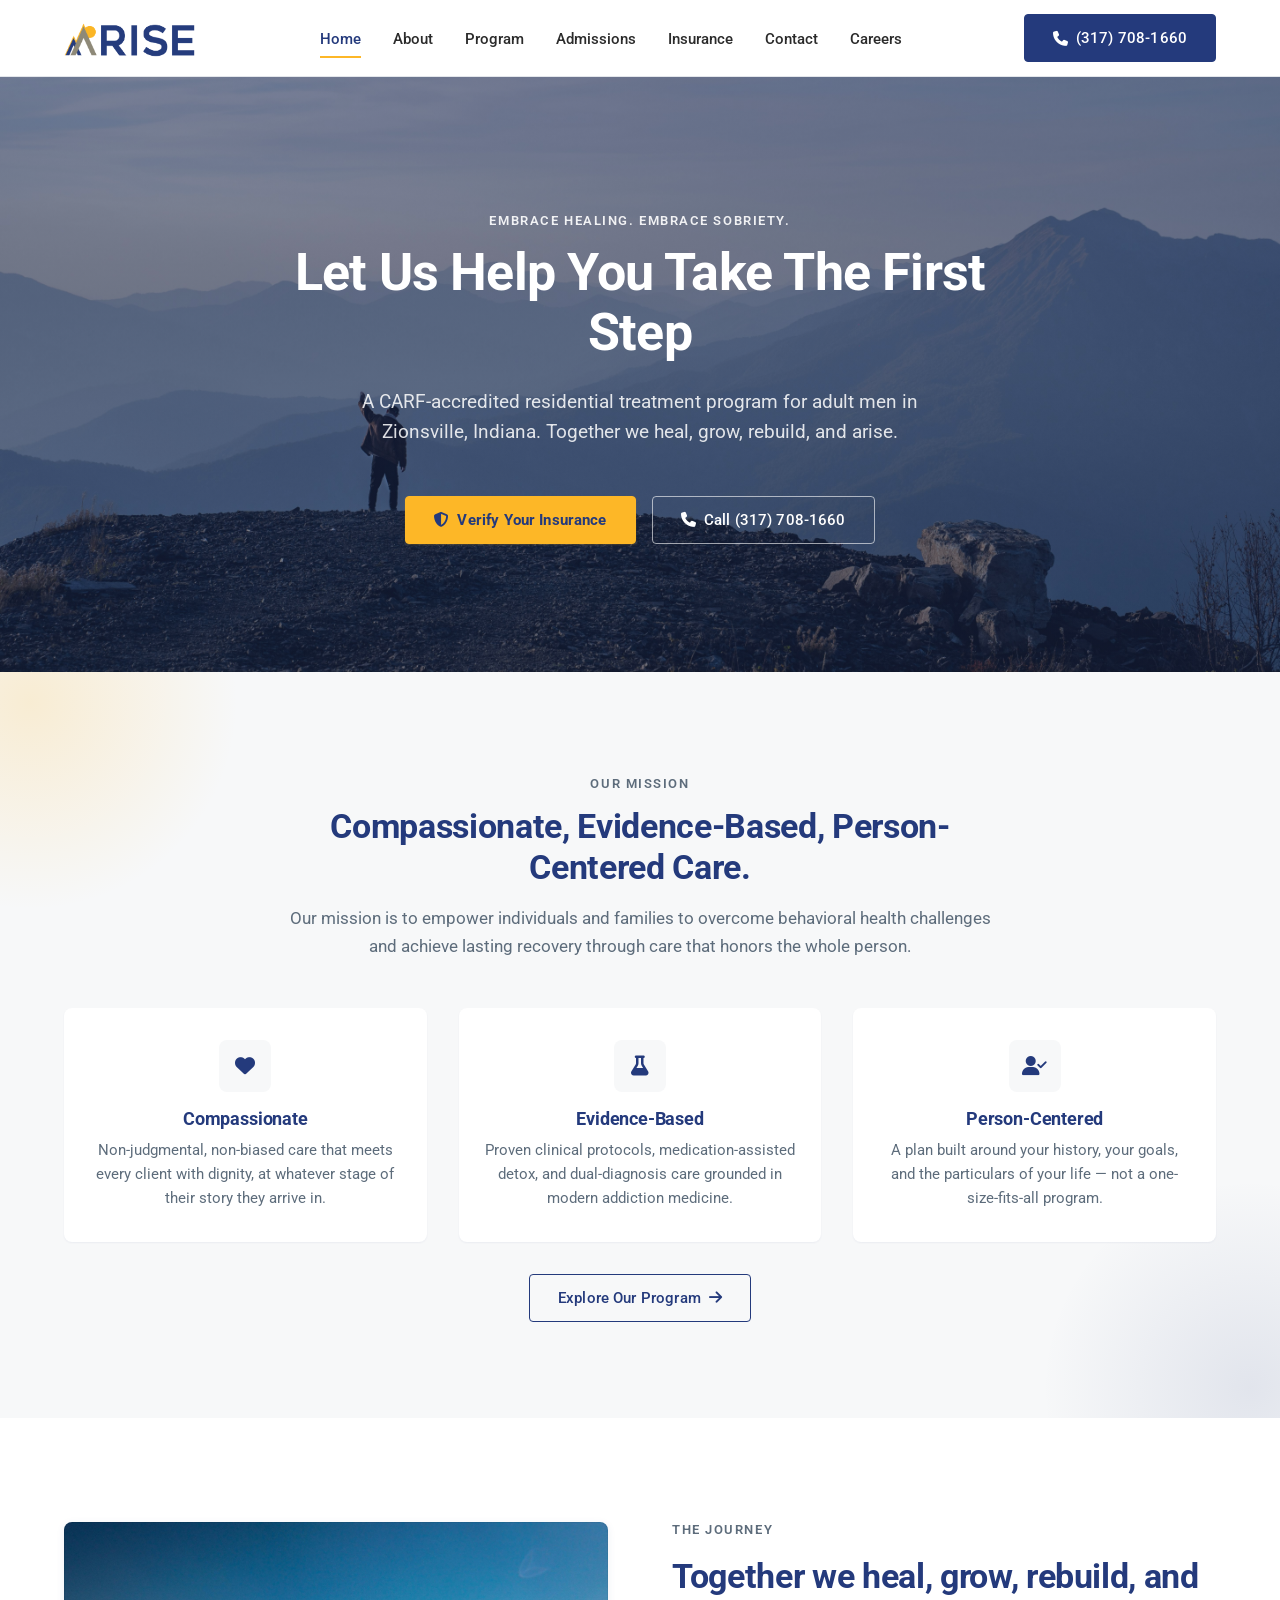
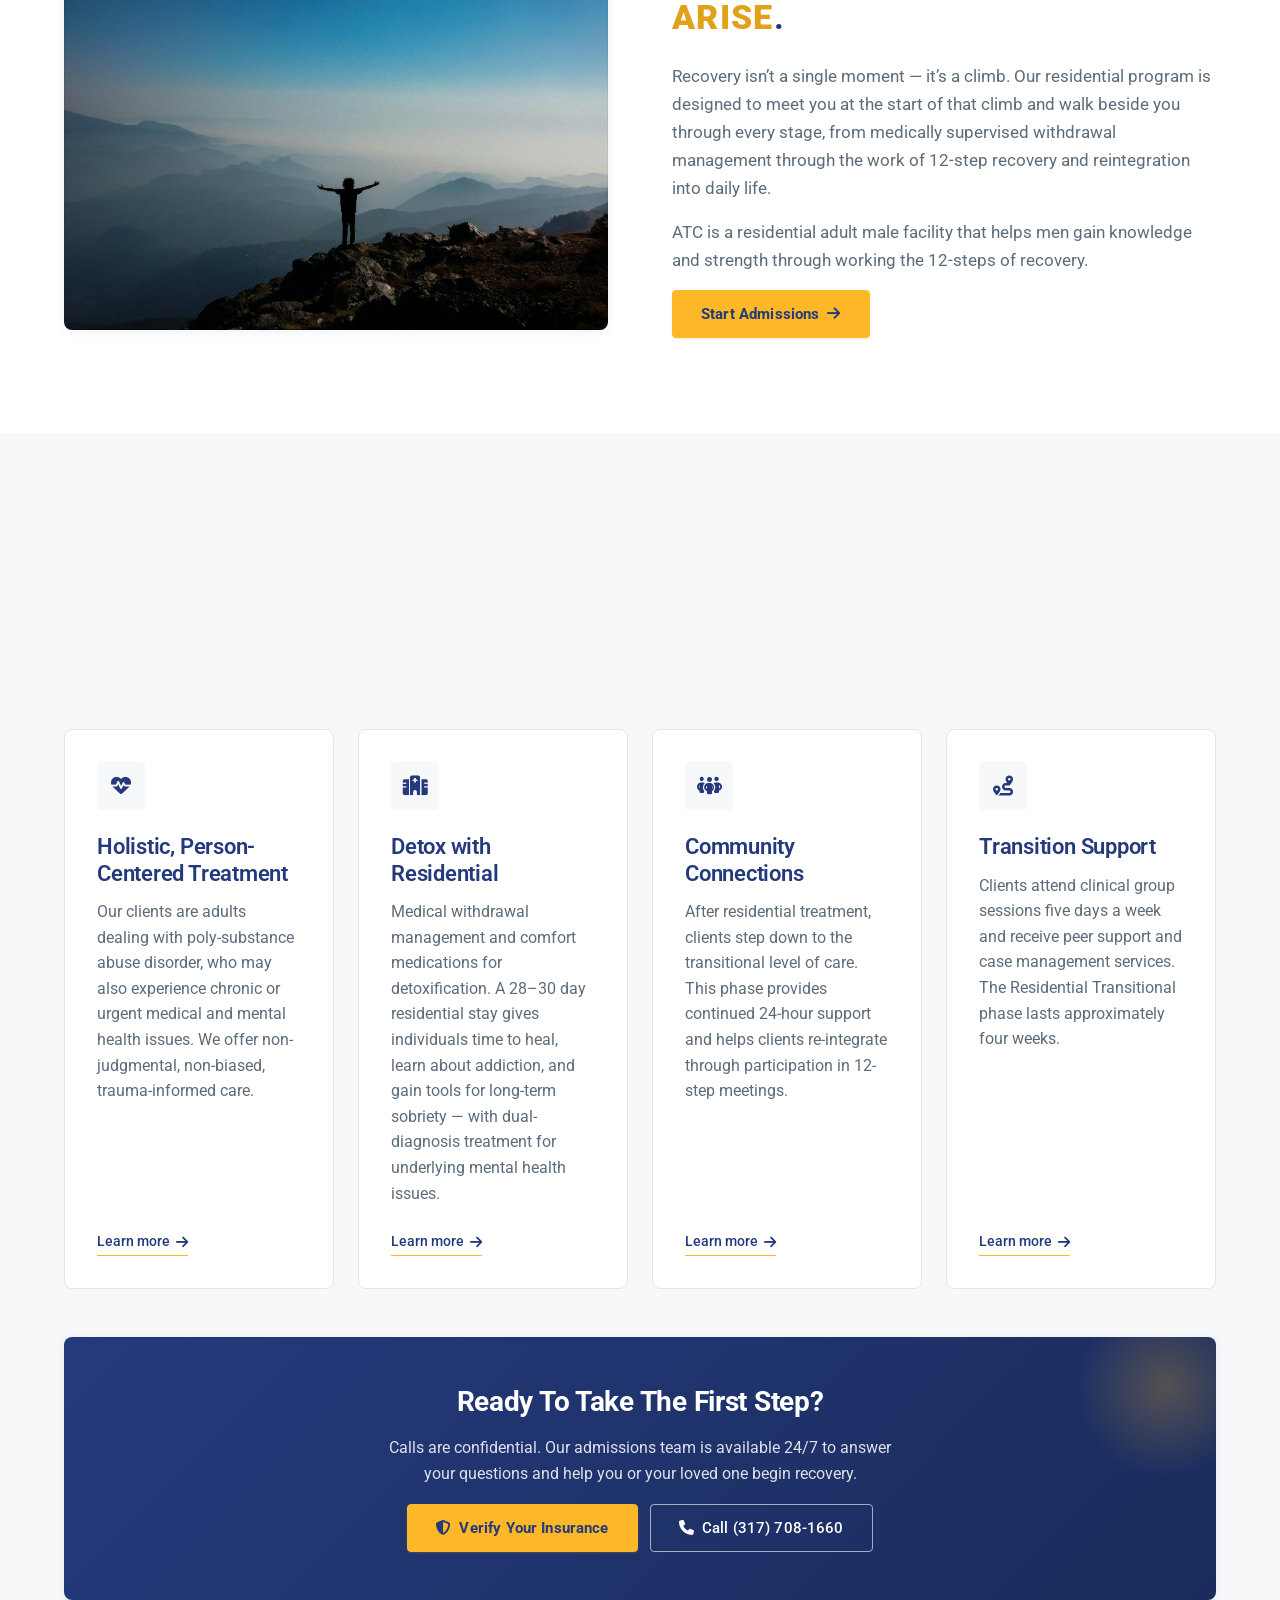
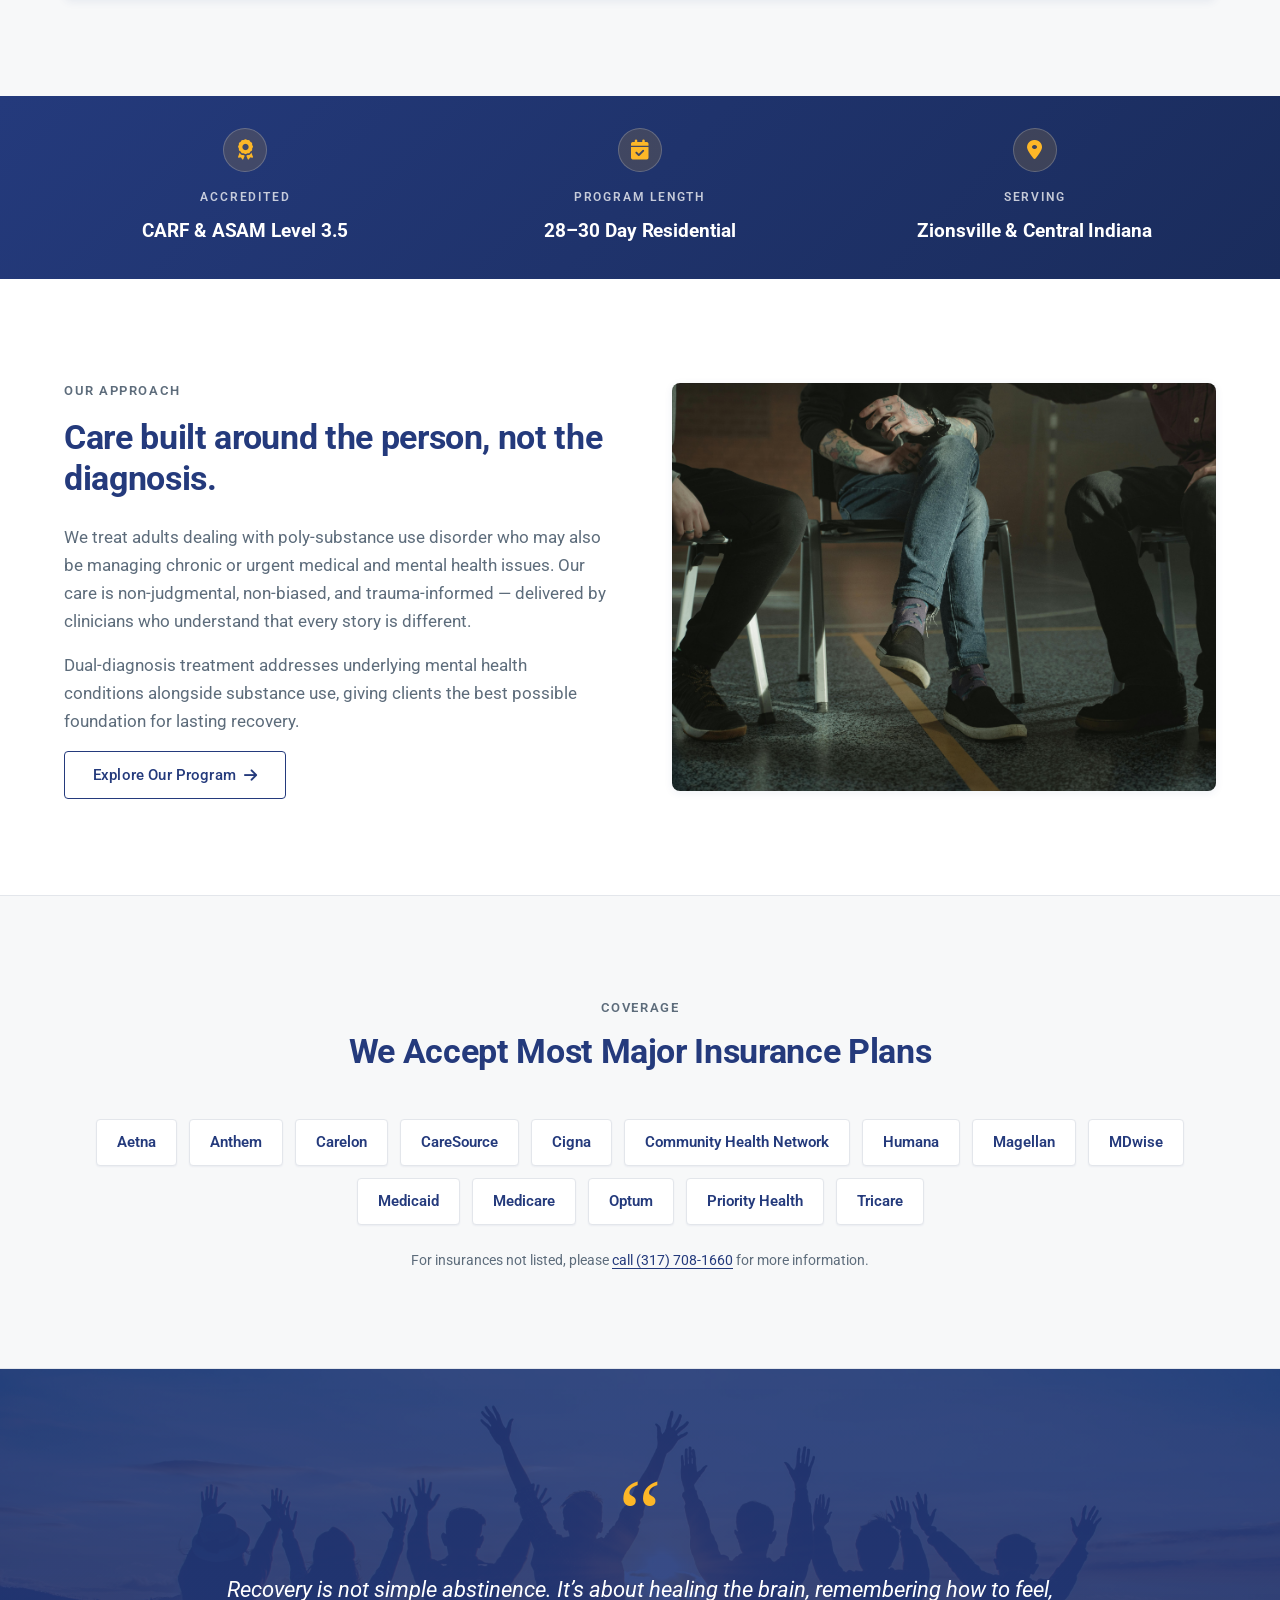
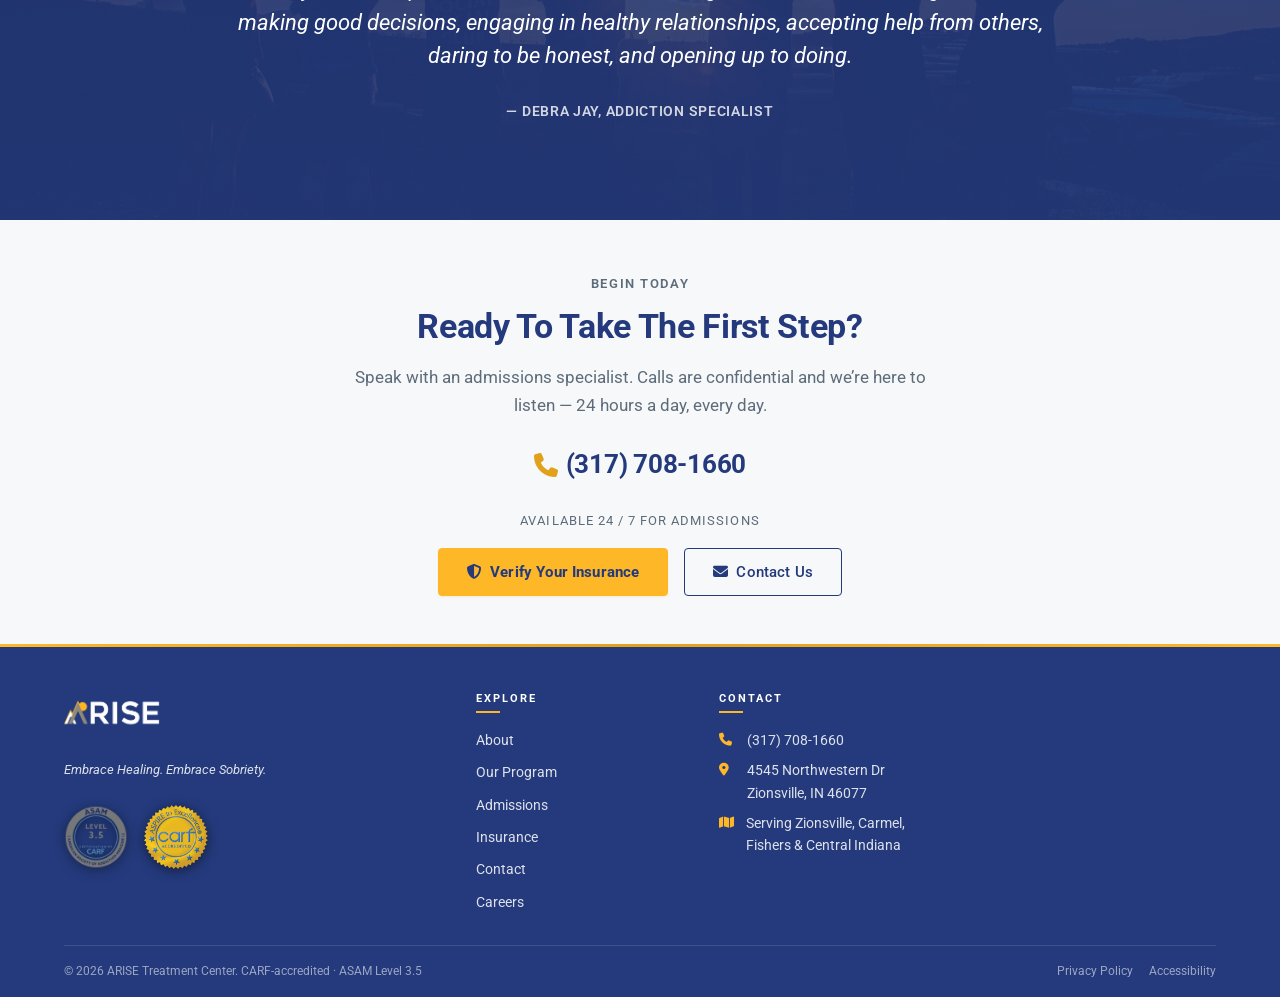
<file: index.html>
<!doctype html>
<html lang="en">
<head>
  <meta charset="utf-8">
  <meta name="viewport" content="width=device-width, initial-scale=1">
  <title>ARISE Treatment Center | Residential Addiction Treatment in Zionsville, IN</title>
  <meta name="description" content="ARISE Treatment Center is a CARF-accredited residential addiction treatment facility for adult men in Zionsville, Indiana. Compassionate, evidence-based care to help you take the first step.">
  <meta name="theme-color" content="#243a7c">

  <!-- TODO: Replace with real favicon when brand assets are final -->
  <link rel="icon" href="data:,">

  <!-- Open Graph / social sharing -->
  <meta property="og:title" content="ARISE Treatment Center">
  <meta property="og:description" content="Residential addiction treatment for adult men in Zionsville, Indiana. Let us help you take the first step.">
  <meta property="og:type" content="website">
  <meta property="og:url" content="https://arisetreatmentcenter.org/">

  <!-- Fonts -->
  <link rel="preconnect" href="https://fonts.googleapis.com">
  <link rel="preconnect" href="https://fonts.gstatic.com" crossorigin>
  <link rel="stylesheet" href="https://fonts.googleapis.com/css2?family=Roboto:wght@400;500;700;900&display=swap">

  <!-- Icons -->
  <link rel="stylesheet" href="https://cdnjs.cloudflare.com/ajax/libs/font-awesome/6.5.1/css/all.min.css" crossorigin="anonymous" referrerpolicy="no-referrer">

  <!-- Styles -->
  <link rel="stylesheet" href="assets/css/styles.css">
</head>
<body>
  <a class="skip-link" href="#main">Skip to main content</a>

  <!-- ============== HEADER ============== -->
  <header class="site-header" role="banner">
    <div class="container site-header__inner">
      <a class="site-header__logo" href="index.html" aria-label="ARISE Treatment Center home">
        <img src="assets/images/logo/FULL_WORD.png" alt="ARISE Treatment Center">
      </a>

      <nav class="site-nav" aria-label="Primary">
        <ul>
          <li><a href="index.html" aria-current="page">Home</a></li>
          <li><a href="about.html">About</a></li>
          <li><a href="program.html">Program</a></li>
          <li><a href="admissions.html">Admissions</a></li>
          <li><a href="insurance.html">Insurance</a></li>
          <li><a href="contact.html">Contact</a></li>
          <li><a href="careers.html">Careers</a></li>
        </ul>
      </nav>

      <a class="btn btn-secondary site-header__cta" href="tel:+13177081660">
        <i class="fa-solid fa-phone" aria-hidden="true"></i>
        (317) 708-1660
      </a>

      <button class="nav-toggle" type="button" aria-expanded="false" aria-controls="mobile-nav" aria-label="Toggle navigation menu">
        <span></span>
        <span></span>
        <span></span>
      </button>
    </div>

    <div class="mobile-nav" id="mobile-nav" aria-hidden="true">
      <ul>
        <li><a href="index.html" aria-current="page">Home</a></li>
        <li><a href="about.html">About</a></li>
        <li><a href="program.html">Program</a></li>
        <li><a href="admissions.html">Admissions</a></li>
        <li><a href="insurance.html">Insurance</a></li>
        <li><a href="contact.html">Contact</a></li>
        <li><a href="careers.html">Careers</a></li>
      </ul>
      <a class="btn btn-secondary mobile-nav__cta" href="tel:+13177081660">
        <i class="fa-solid fa-phone" aria-hidden="true"></i>
        Call (317) 708-1660
      </a>
    </div>
  </header>

  <main id="main">
    <!-- ============== HERO ============== -->
    <section class="hero" aria-labelledby="hero-heading">
      <div class="container hero__inner">
        <p class="eyebrow">Embrace Healing. Embrace Sobriety.</p>
        <h1 id="hero-heading" class="hero__display">Let Us Help You Take The First Step</h1>
        <p class="hero__lede">
          A CARF-accredited residential treatment program for adult men in Zionsville, Indiana.
          Together we heal, grow, rebuild, and arise.
        </p>
        <div class="hero__actions">
          <a class="btn btn-primary" href="https://forms.office.com/r/EzYd8VYrSp" target="_blank" rel="noopener noreferrer">
            <i class="fa-solid fa-shield-halved" aria-hidden="true"></i>
            Verify Your Insurance
          </a>
          <a class="btn btn-outline" href="tel:+13177081660">
            <i class="fa-solid fa-phone" aria-hidden="true"></i>
            Call (317) 708-1660
          </a>
        </div>
      </div>
    </section>

    <!-- ============== MISSION ============== -->
    <section class="section section--off-white mission" aria-labelledby="mission-heading">
      <div class="container">
        <div class="section-heading">
          <span class="eyebrow">Our Mission</span>
          <h2 id="mission-heading">Compassionate, Evidence-Based, Person-Centered Care.</h2>
          <p>
            Our mission is to empower individuals and families to overcome behavioral health
            challenges and achieve lasting recovery through care that honors the whole person.
          </p>
        </div>

        <div class="pillars">
          <div class="pillar">
            <span class="pillar__icon" aria-hidden="true"><i class="fa-solid fa-heart"></i></span>
            <h3 class="pillar__title">Compassionate</h3>
            <p class="pillar__body">Non-judgmental, non-biased care that meets every client with dignity, at whatever stage of their story they arrive in.</p>
          </div>
          <div class="pillar">
            <span class="pillar__icon" aria-hidden="true"><i class="fa-solid fa-flask"></i></span>
            <h3 class="pillar__title">Evidence-Based</h3>
            <p class="pillar__body">Proven clinical protocols, medication-assisted detox, and dual-diagnosis care grounded in modern addiction medicine.</p>
          </div>
          <div class="pillar">
            <span class="pillar__icon" aria-hidden="true"><i class="fa-solid fa-user-check"></i></span>
            <h3 class="pillar__title">Person-Centered</h3>
            <p class="pillar__body">A plan built around your history, your goals, and the particulars of your life &mdash; not a one-size-fits-all program.</p>
          </div>
        </div>

        <div class="text-center" style="margin-top: var(--space-6);">
          <a class="btn btn-outline" href="program.html">
            Explore Our Program
            <i class="fa-solid fa-arrow-right" aria-hidden="true"></i>
          </a>
        </div>
      </div>
    </section>

    <!-- ============== IMAGE + TEXT SPLIT 1 ============== -->
    <section class="section section--white" aria-labelledby="journey-heading">
      <div class="container">
        <div class="split">
          <div class="split__media">
            <img src="assets/images/photos/pexels-sehmullah-18015265.jpg" alt="Person standing on a mountain summit with arms spread wide, overlooking misty blue ranges.">
          </div>
          <div class="split__body">
            <span class="eyebrow">The Journey</span>
            <h2 id="journey-heading">Together we heal, grow, rebuild, and <span class="brand-arise">ARISE</span>.</h2>
            <p>
              Recovery isn&rsquo;t a single moment &mdash; it&rsquo;s a climb. Our residential
              program is designed to meet you at the start of that climb and walk beside you
              through every stage, from medically supervised withdrawal management through
              the work of 12-step recovery and reintegration into daily life.
            </p>
            <p>
              ATC is a residential adult male facility that helps men gain knowledge and
              strength through working the 12-steps of recovery.
            </p>
            <a class="btn btn-primary" href="admissions.html">
              Start Admissions
              <i class="fa-solid fa-arrow-right" aria-hidden="true"></i>
            </a>
          </div>
        </div>
      </div>
    </section>

    <!-- ============== SERVICES ============== -->
    <section class="section section--off-white" aria-labelledby="services-heading">
      <div class="container">
        <div class="section-heading">
          <span class="eyebrow">How We Can Help</span>
          <h2 id="services-heading">A full continuum of care.</h2>
          <p>From medically supervised detox through transitional community living — we walk with you through every stage of recovery.</p>
        </div>

        <div class="service-grid">
          <article class="card">
            <span class="card__icon" aria-hidden="true"><i class="fa-solid fa-heart-pulse"></i></span>
            <h3 class="card__title">Holistic, Person-Centered Treatment</h3>
            <p class="card__body">
              Our clients are adults dealing with poly-substance abuse disorder, who may also experience
              chronic or urgent medical and mental health issues. We offer non-judgmental, non-biased,
              trauma-informed care.
            </p>
            <a class="card__link" href="program.html">Learn more <i class="fa-solid fa-arrow-right" aria-hidden="true"></i></a>
          </article>

          <article class="card">
            <span class="card__icon" aria-hidden="true"><i class="fa-solid fa-hospital"></i></span>
            <h3 class="card__title">Detox with Residential</h3>
            <p class="card__body">
              Medical withdrawal management and comfort medications for detoxification. A 28–30 day
              residential stay gives individuals time to heal, learn about addiction, and gain tools
              for long-term sobriety — with dual-diagnosis treatment for underlying mental health issues.
            </p>
            <a class="card__link" href="program.html">Learn more <i class="fa-solid fa-arrow-right" aria-hidden="true"></i></a>
          </article>

          <article class="card">
            <span class="card__icon" aria-hidden="true"><i class="fa-solid fa-people-group"></i></span>
            <h3 class="card__title">Community Connections</h3>
            <p class="card__body">
              After residential treatment, clients step down to the transitional level of care. This phase
              provides continued 24-hour support and helps clients re-integrate through participation in
              12-step meetings.
            </p>
            <a class="card__link" href="program.html">Learn more <i class="fa-solid fa-arrow-right" aria-hidden="true"></i></a>
          </article>

          <article class="card">
            <span class="card__icon" aria-hidden="true"><i class="fa-solid fa-route"></i></span>
            <h3 class="card__title">Transition Support</h3>
            <p class="card__body">
              Clients attend clinical group sessions five days a week and receive peer support and case
              management services. The Residential Transitional phase lasts approximately four weeks.
            </p>
            <a class="card__link" href="program.html">Learn more <i class="fa-solid fa-arrow-right" aria-hidden="true"></i></a>
          </article>
        </div>

        <div class="cta-inline" role="region" aria-label="Next step call to action">
          <h3>Ready To Take The First Step?</h3>
          <p>Calls are confidential. Our admissions team is available 24/7 to answer your questions and help you or your loved one begin recovery.</p>
          <div class="cta-inline__actions">
            <a class="btn btn-primary" href="https://forms.office.com/r/EzYd8VYrSp" target="_blank" rel="noopener noreferrer">
              <i class="fa-solid fa-shield-halved" aria-hidden="true"></i>
              Verify Your Insurance
            </a>
            <a class="btn btn-outline" href="tel:+13177081660">
              <i class="fa-solid fa-phone" aria-hidden="true"></i>
              Call (317) 708-1660
            </a>
          </div>
        </div>
      </div>
    </section>

    <!-- ============== TRUST BAND ============== -->
    <section class="trust-band" aria-label="Credentials and service area">
      <div class="container">
        <div class="trust-band__inner">
          <div class="trust-item">
            <span class="trust-item__icon" aria-hidden="true"><i class="fa-solid fa-award"></i></span>
            <span class="trust-item__label">Accredited</span>
            <span class="trust-item__value">CARF &amp; ASAM Level 3.5</span>
          </div>
          <div class="trust-item">
            <span class="trust-item__icon" aria-hidden="true"><i class="fa-solid fa-calendar-check"></i></span>
            <span class="trust-item__label">Program Length</span>
            <span class="trust-item__value">28&ndash;30 Day Residential</span>
          </div>
          <div class="trust-item">
            <span class="trust-item__icon" aria-hidden="true"><i class="fa-solid fa-location-dot"></i></span>
            <span class="trust-item__label">Serving</span>
            <span class="trust-item__value">Zionsville &amp; Central Indiana</span>
          </div>
        </div>
      </div>
    </section>

    <!-- ============== IMAGE + TEXT SPLIT 2 ============== -->
    <section class="section section--white" aria-labelledby="care-heading">
      <div class="container">
        <div class="split split--reverse">
          <div class="split__media">
            <img src="assets/images/photos/pexels-tima-miroshnichenko-5711161.jpg" alt="Men sitting in a group therapy session.">
          </div>
          <div class="split__body">
            <span class="eyebrow">Our Approach</span>
            <h2 id="care-heading">Care built around the person, not the diagnosis.</h2>
            <p>
              We treat adults dealing with poly-substance use disorder who may also be
              managing chronic or urgent medical and mental health issues. Our care is
              non-judgmental, non-biased, and trauma-informed &mdash; delivered by clinicians
              who understand that every story is different.
            </p>
            <p>
              Dual-diagnosis treatment addresses underlying mental health conditions
              alongside substance use, giving clients the best possible foundation for
              lasting recovery.
            </p>
            <a class="btn btn-outline" href="program.html">
              Explore Our Program
              <i class="fa-solid fa-arrow-right" aria-hidden="true"></i>
            </a>
          </div>
        </div>
      </div>
    </section>

    <!-- ============== INSURANCE STRIP ============== -->
    <section class="insurance section" aria-labelledby="insurance-heading">
      <div class="container">
        <div class="section-heading">
          <span class="eyebrow">Coverage</span>
          <h2 id="insurance-heading">We Accept Most Major Insurance Plans</h2>
        </div>
        <ul class="insurance__list" aria-label="Insurances accepted">
          <li>Aetna</li>
          <li>Anthem</li>
          <li>Carelon</li>
          <li>CareSource</li>
          <li>Cigna</li>
          <li>Community Health Network</li>
          <li>Humana</li>
          <li>Magellan</li>
          <li>MDwise</li>
          <li>Medicaid</li>
          <li>Medicare</li>
          <li>Optum</li>
          <li>Priority Health</li>
          <li>Tricare</li>
        </ul>
        <p class="insurance__note">For insurances not listed, please <a href="tel:+13177081660">call (317) 708-1660</a> for more information.</p>
      </div>
    </section>

    <!-- ============== TESTIMONIAL ============== -->
    <section class="testimonial" aria-label="Featured quote">
      <div class="container">
        <blockquote>
          <q>Recovery is not simple abstinence. It&rsquo;s about healing the brain, remembering how to feel, making good decisions, engaging in healthy relationships, accepting help from others, daring to be honest, and opening up to doing.</q>
          <cite>&mdash; Debra Jay, Addiction Specialist</cite>
        </blockquote>
      </div>
    </section>

    <!-- ============== FINAL CTA (ABOVE FOOTER) ============== -->
    <section class="cta-band section" aria-labelledby="final-cta-heading">
      <div class="container">
        <span class="eyebrow">Begin Today</span>
        <h2 id="final-cta-heading">Ready To Take The First Step?</h2>
        <p>Speak with an admissions specialist. Calls are confidential and we&rsquo;re here to listen &mdash; 24 hours a day, every day.</p>

        <a class="cta-band__phone" href="tel:+13177081660" aria-label="Call ARISE Treatment Center at 317-708-1660">
          <i class="fa-solid fa-phone" aria-hidden="true"></i>
          (317) 708-1660
        </a>
        <span class="cta-band__available">Available 24 / 7 for admissions</span>

        <div class="cta-band__actions">
          <a class="btn btn-primary" href="https://forms.office.com/r/EzYd8VYrSp" target="_blank" rel="noopener noreferrer">
            <i class="fa-solid fa-shield-halved" aria-hidden="true"></i>
            Verify Your Insurance
          </a>
          <a class="btn btn-outline" href="contact.html">
            <i class="fa-solid fa-envelope" aria-hidden="true"></i>
            Contact Us
          </a>
        </div>
      </div>
    </section>
  </main>

  <!-- ============== FOOTER ============== -->
    <footer class="site-footer" role="contentinfo">
    <div class="container">
      <div class="site-footer__grid">
        <div>
          <a class="site-footer__brand" href="index.html"><img src="assets/images/logo/FULL_WORD_w.png" alt="ARISE Treatment Center"></a>
          <p class="site-footer__tagline">Embrace Healing. Embrace Sobriety.</p>
          <div class="site-footer__seals">
            <img src="assets/images/asam-level-35.png" alt="ASAM Level 3.5 Certification by CARF">
            <img src="assets/images/carf-accredited.png" alt="CARF Accredited">
          </div>
        </div>

        <div>
          <h3>Explore</h3>
          <ul>
            <li><a href="about.html">About</a></li>
            <li><a href="program.html">Our Program</a></li>
            <li><a href="admissions.html">Admissions</a></li>
            <li><a href="insurance.html">Insurance</a></li>
            <li><a href="contact.html">Contact</a></li>
            <li><a href="careers.html">Careers</a></li>
          </ul>
        </div>

        <div>
          <h3>Contact</h3>
          <div class="site-footer__contact">
            <div class="site-footer__contact-line">
              <i class="fa-solid fa-phone" aria-hidden="true"></i>
              <a href="tel:+13177081660">(317) 708-1660</a>
            </div>
            <div class="site-footer__contact-line">
              <i class="fa-solid fa-location-dot" aria-hidden="true"></i>
              <span>4545 Northwestern Dr<br>Zionsville, IN 46077</span>
            </div>
            <div class="site-footer__contact-line">
              <i class="fa-solid fa-map" aria-hidden="true"></i>
              <span>Serving Zionsville, Carmel, Fishers &amp; Central Indiana</span>
            </div>
          </div>
        </div>
      </div>

      <div class="site-footer__bottom">
        <span>&copy; 2026 ARISE Treatment Center. CARF-accredited &middot; ASAM Level 3.5</span>
        <div class="site-footer__bottom-links">
          <a href="privacy.html">Privacy Policy</a>
          <a href="accessibility.html">Accessibility</a>
        </div>
      </div>
    </div>
  </footer>

  <a class="sticky-call" href="tel:+13177081660" aria-label="Call ARISE Treatment Center at (317) 708-1660">
    <i class="fa-solid fa-phone" aria-hidden="true"></i>
    <span>Call Now</span>
  </a>

  <script src="assets/js/main.js" defer></script>
</body>
</html>
</file>
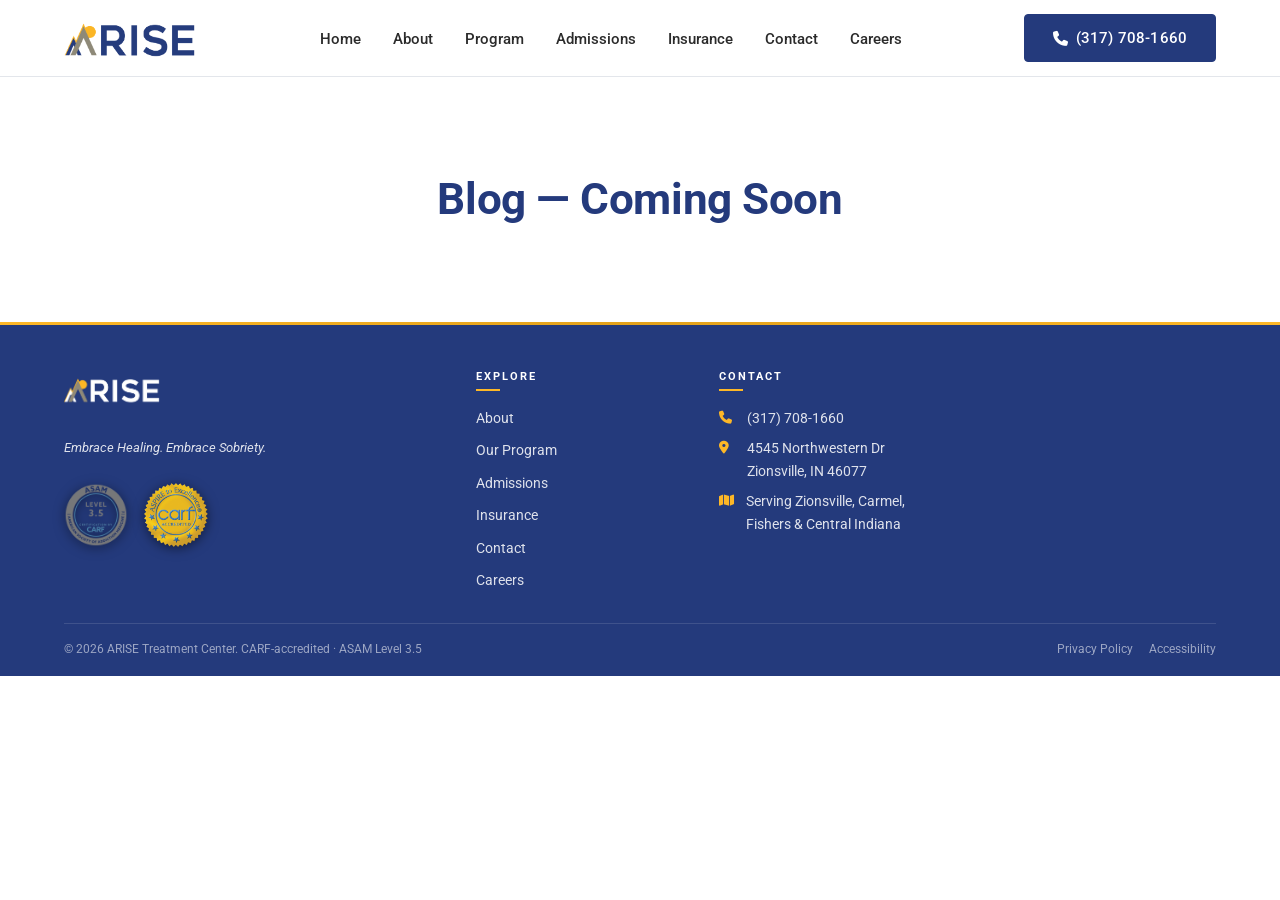
<file: blog/index.html>
<!doctype html>
<html lang="en">
<head>
  <meta charset="utf-8">
  <meta name="viewport" content="width=device-width, initial-scale=1">
  <title>Blog | ARISE Treatment Center</title>
  <meta name="description" content="Stories, resources, and insights from the ARISE Treatment Center team.">
  <meta name="theme-color" content="#243a7c">
  <link rel="icon" href="data:,">
  <link rel="preconnect" href="https://fonts.googleapis.com">
  <link rel="preconnect" href="https://fonts.gstatic.com" crossorigin>
  <link rel="stylesheet" href="https://fonts.googleapis.com/css2?family=Roboto:wght@400;500;700;900&display=swap">
  <link rel="stylesheet" href="https://cdnjs.cloudflare.com/ajax/libs/font-awesome/6.5.1/css/all.min.css" crossorigin="anonymous" referrerpolicy="no-referrer">
  <link rel="stylesheet" href="../assets/css/styles.css">
</head>
<body>
  <a class="skip-link" href="#main">Skip to main content</a>

  <header class="site-header" role="banner">
    <div class="container site-header__inner">
      <a class="site-header__logo" href="../index.html" aria-label="ARISE Treatment Center home">
        <img src="../assets/images/logo/FULL_WORD.png" alt="ARISE Treatment Center">
      </a>
      <nav class="site-nav" aria-label="Primary">
        <ul>
          <li><a href="../index.html">Home</a></li>
          <li><a href="../about.html">About</a></li>
          <li><a href="../program.html">Program</a></li>
          <li><a href="../admissions.html">Admissions</a></li>
          <li><a href="../insurance.html">Insurance</a></li>
          <li><a href="../contact.html">Contact</a></li>
          <li><a href="../careers.html">Careers</a></li>
        </ul>
      </nav>
      <a class="btn btn-secondary site-header__cta" href="tel:+13177081660">
        <i class="fa-solid fa-phone" aria-hidden="true"></i>
        (317) 708-1660
      </a>
      <button class="nav-toggle" type="button" aria-expanded="false" aria-controls="mobile-nav" aria-label="Toggle navigation menu">
        <span></span><span></span><span></span>
      </button>
    </div>
    <div class="mobile-nav" id="mobile-nav" aria-hidden="true">
      <ul>
        <li><a href="../index.html">Home</a></li>
        <li><a href="../about.html">About</a></li>
        <li><a href="../program.html">Program</a></li>
        <li><a href="../admissions.html">Admissions</a></li>
        <li><a href="../insurance.html">Insurance</a></li>
        <li><a href="../contact.html">Contact</a></li>
        <li><a href="../careers.html">Careers</a></li>
      </ul>
      <a class="btn btn-secondary mobile-nav__cta" href="tel:+13177081660">
        <i class="fa-solid fa-phone" aria-hidden="true"></i>
        Call (317) 708-1660
      </a>
    </div>
  </header>

  <main id="main" class="section">
    <div class="container text-center">
      <h1>Blog &mdash; Coming Soon</h1>
    </div>
  </main>

    <footer class="site-footer" role="contentinfo">
    <div class="container">
      <div class="site-footer__grid">
        <div>
          <a class="site-footer__brand" href="../index.html"><img src="../assets/images/logo/FULL_WORD_w.png" alt="ARISE Treatment Center"></a>
          <p class="site-footer__tagline">Embrace Healing. Embrace Sobriety.</p>
          <div class="site-footer__seals">
            <img src="../assets/images/asam-level-35.png" alt="ASAM Level 3.5 Certification by CARF">
            <img src="../assets/images/carf-accredited.png" alt="CARF Accredited">
          </div>
        </div>

        <div>
          <h3>Explore</h3>
          <ul>
            <li><a href="../about.html">About</a></li>
            <li><a href="../program.html">Our Program</a></li>
            <li><a href="../admissions.html">Admissions</a></li>
            <li><a href="../insurance.html">Insurance</a></li>
            <li><a href="../contact.html">Contact</a></li>
            <li><a href="../careers.html">Careers</a></li>
          </ul>
        </div>

        <div>
          <h3>Contact</h3>
          <div class="site-footer__contact">
            <div class="site-footer__contact-line">
              <i class="fa-solid fa-phone" aria-hidden="true"></i>
              <a href="tel:+13177081660">(317) 708-1660</a>
            </div>
            <div class="site-footer__contact-line">
              <i class="fa-solid fa-location-dot" aria-hidden="true"></i>
              <span>4545 Northwestern Dr<br>Zionsville, IN 46077</span>
            </div>
            <div class="site-footer__contact-line">
              <i class="fa-solid fa-map" aria-hidden="true"></i>
              <span>Serving Zionsville, Carmel, Fishers &amp; Central Indiana</span>
            </div>
          </div>
        </div>
      </div>

      <div class="site-footer__bottom">
        <span>&copy; 2026 ARISE Treatment Center. CARF-accredited &middot; ASAM Level 3.5</span>
        <div class="site-footer__bottom-links">
          <a href="../privacy.html">Privacy Policy</a>
          <a href="../accessibility.html">Accessibility</a>
        </div>
      </div>
    </div>
  </footer>

  <a class="sticky-call" href="tel:+13177081660" aria-label="Call ARISE Treatment Center at (317) 708-1660">
    <i class="fa-solid fa-phone" aria-hidden="true"></i>
    <span>Call Now</span>
  </a>

  <script src="../assets/js/main.js" defer></script>
</body>
</html>
</file>
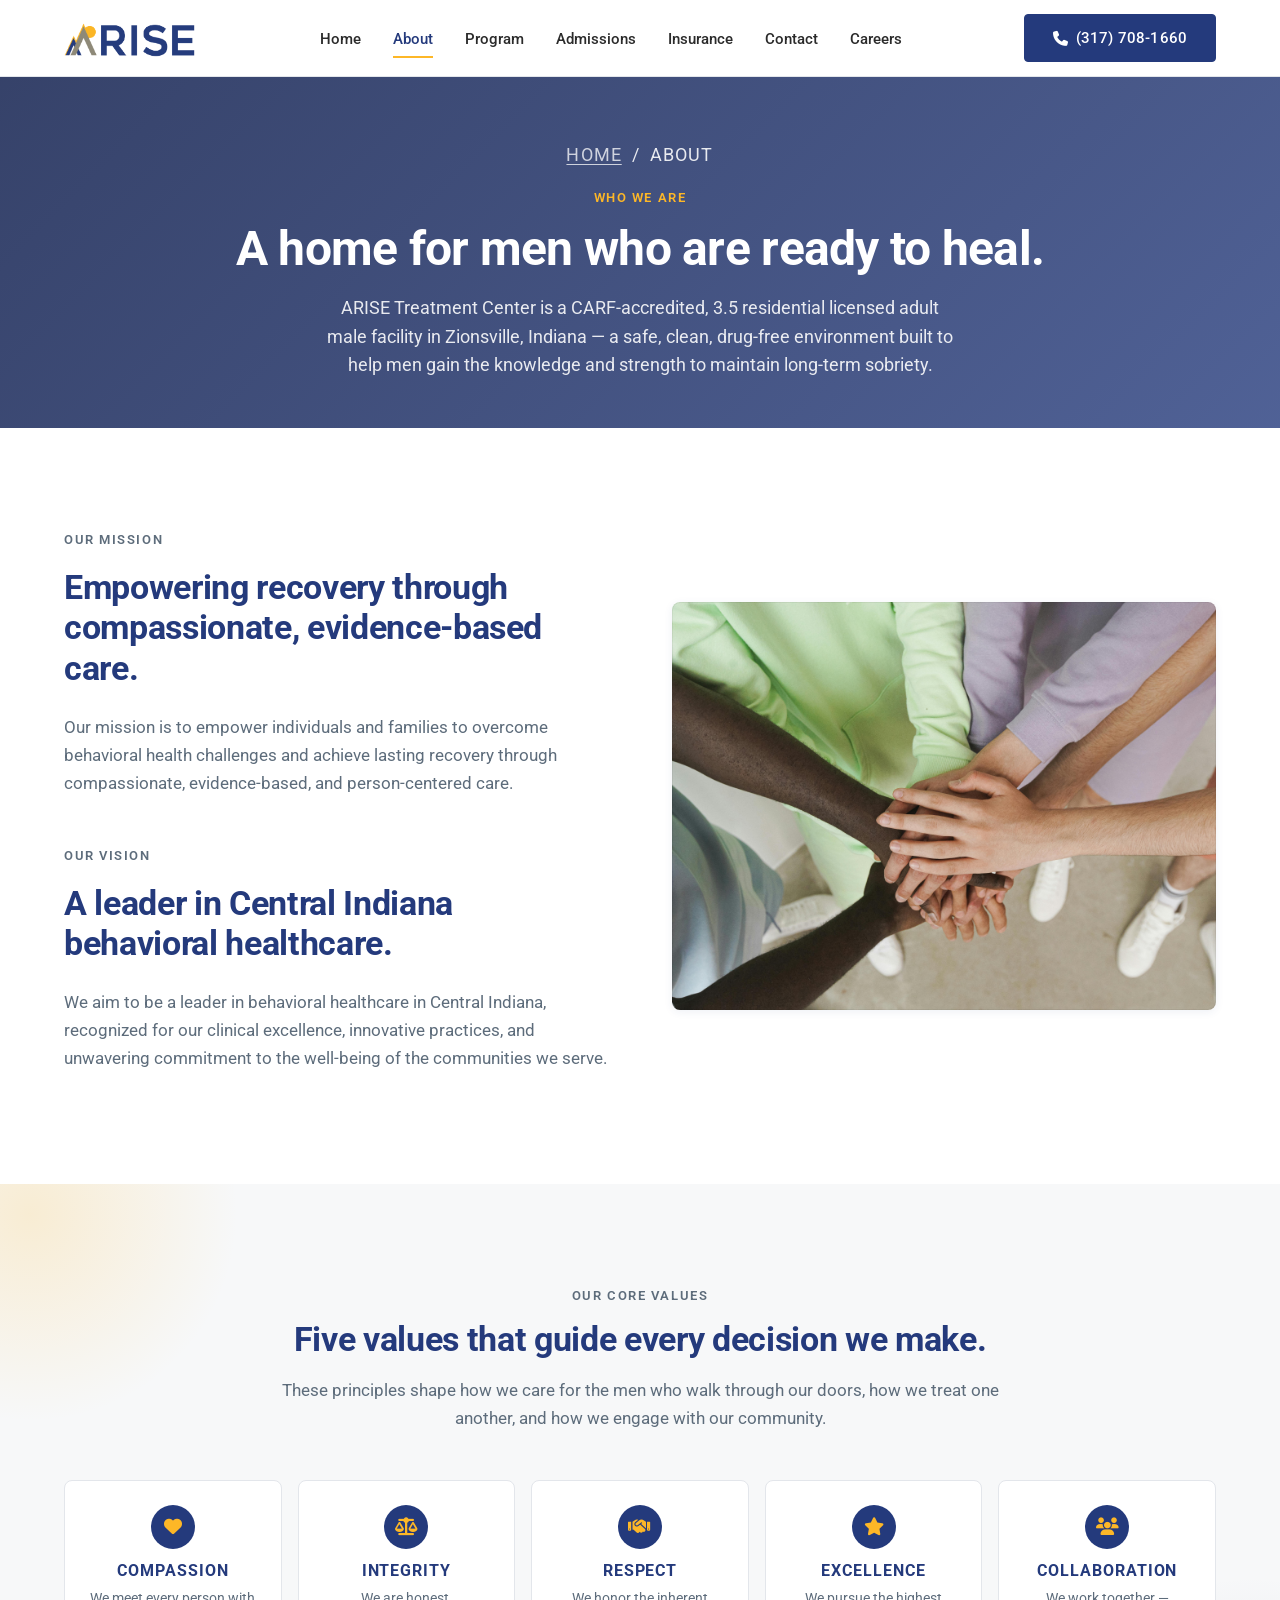
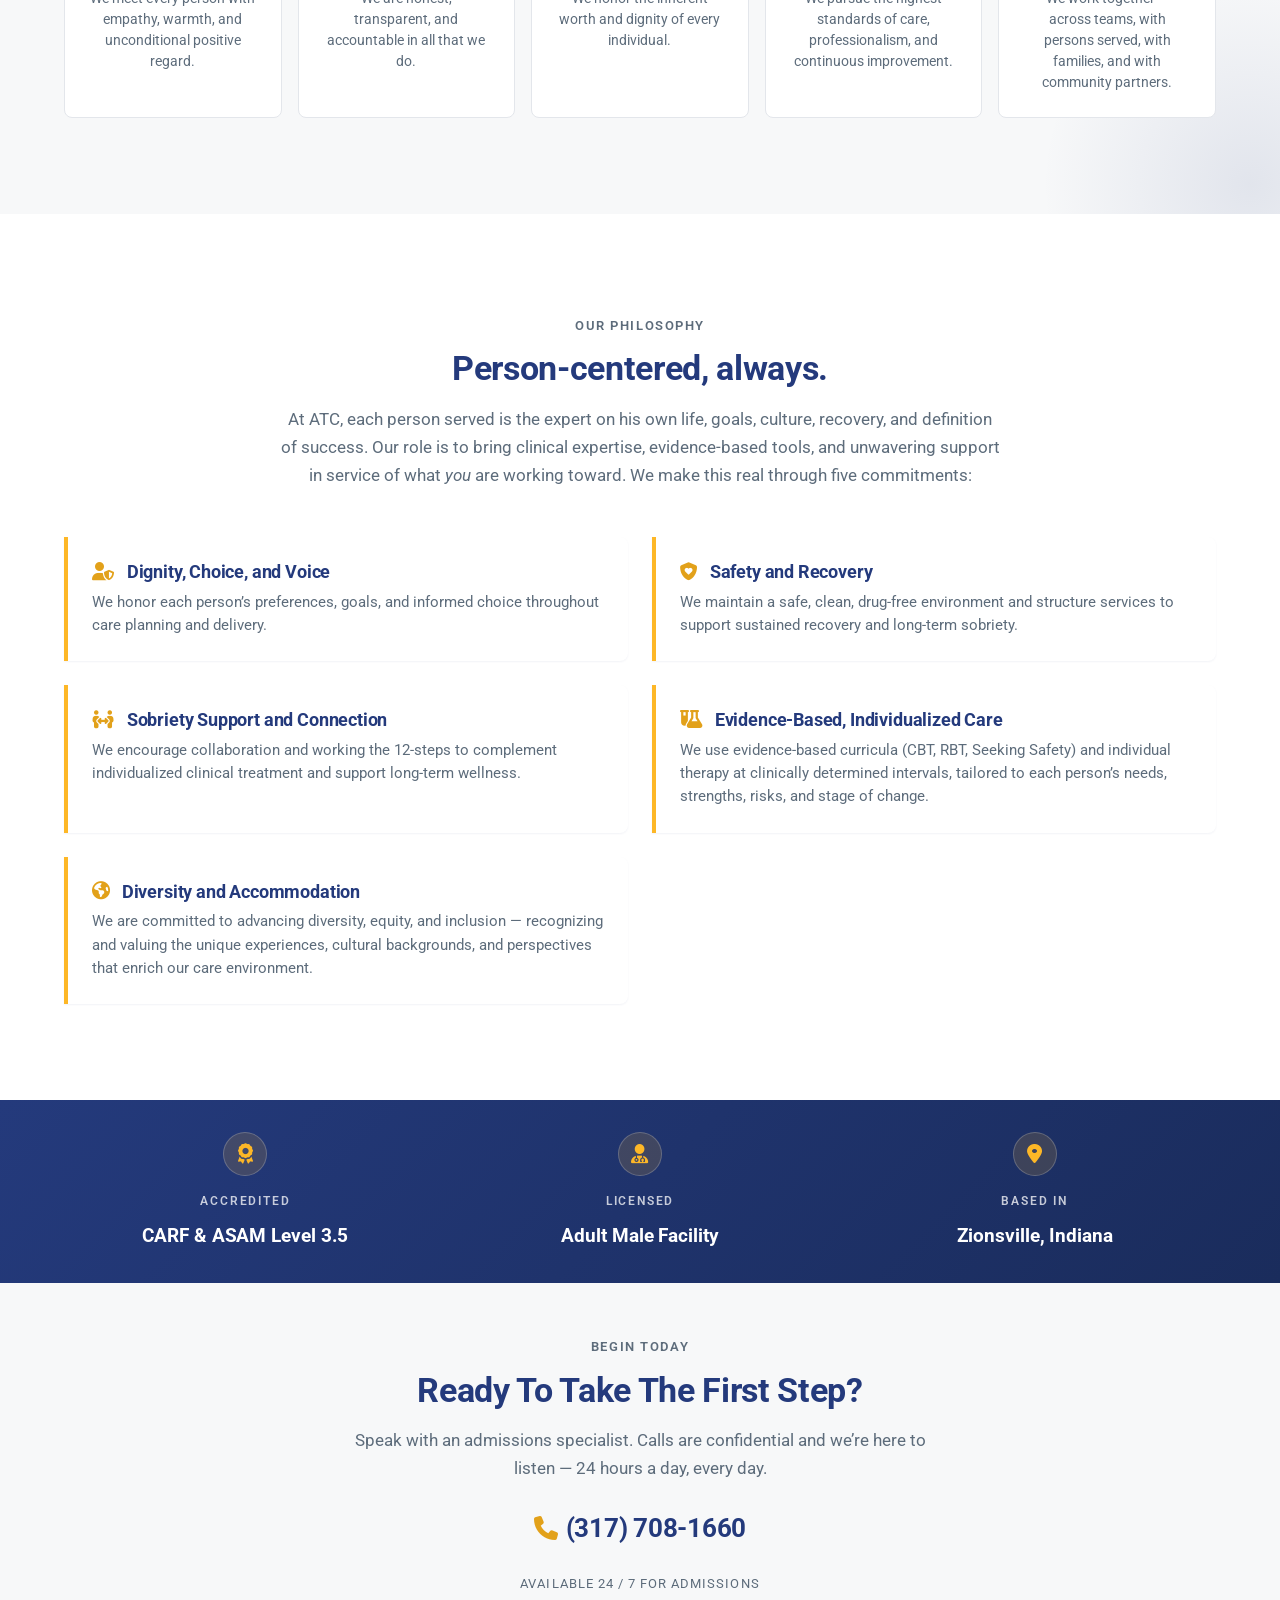
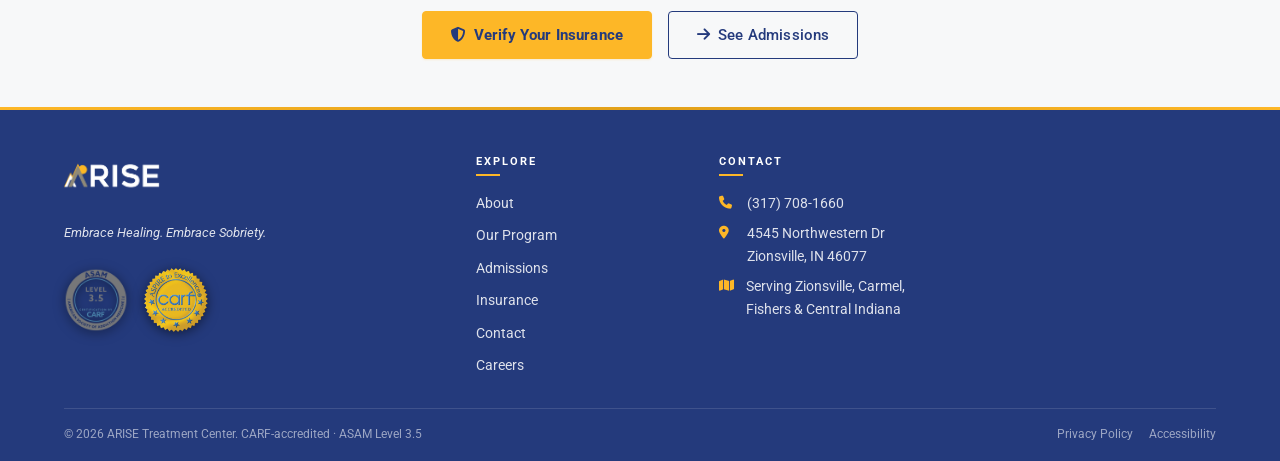
<file: about.html>
<!doctype html>
<html lang="en">
<head>
  <meta charset="utf-8">
  <meta name="viewport" content="width=device-width, initial-scale=1">
  <title>About | ARISE Treatment Center</title>
  <meta name="description" content="ARISE Treatment Center is a CARF-accredited residential addiction treatment facility in Zionsville, Indiana. Learn about our mission, values, and person-centered philosophy.">
  <meta name="theme-color" content="#243a7c">
  <link rel="icon" href="data:,">
  <link rel="preconnect" href="https://fonts.googleapis.com">
  <link rel="preconnect" href="https://fonts.gstatic.com" crossorigin>
  <link rel="stylesheet" href="https://fonts.googleapis.com/css2?family=Roboto:wght@400;500;700;900&display=swap">
  <link rel="stylesheet" href="https://cdnjs.cloudflare.com/ajax/libs/font-awesome/6.5.1/css/all.min.css" crossorigin="anonymous" referrerpolicy="no-referrer">
  <link rel="stylesheet" href="assets/css/styles.css">
</head>
<body>
  <a class="skip-link" href="#main">Skip to main content</a>

  <header class="site-header" role="banner">
    <div class="container site-header__inner">
      <a class="site-header__logo" href="index.html" aria-label="ARISE Treatment Center home">
        <img src="assets/images/logo/FULL_WORD.png" alt="ARISE Treatment Center">
      </a>
      <nav class="site-nav" aria-label="Primary">
        <ul>
          <li><a href="index.html">Home</a></li>
          <li><a href="about.html" aria-current="page">About</a></li>
          <li><a href="program.html">Program</a></li>
          <li><a href="admissions.html">Admissions</a></li>
          <li><a href="insurance.html">Insurance</a></li>
          <li><a href="contact.html">Contact</a></li>
          <li><a href="careers.html">Careers</a></li>
        </ul>
      </nav>
      <a class="btn btn-secondary site-header__cta" href="tel:+13177081660">
        <i class="fa-solid fa-phone" aria-hidden="true"></i>
        (317) 708-1660
      </a>
      <button class="nav-toggle" type="button" aria-expanded="false" aria-controls="mobile-nav" aria-label="Toggle navigation menu">
        <span></span><span></span><span></span>
      </button>
    </div>
    <div class="mobile-nav" id="mobile-nav" aria-hidden="true">
      <ul>
        <li><a href="index.html">Home</a></li>
        <li><a href="about.html" aria-current="page">About</a></li>
        <li><a href="program.html">Program</a></li>
        <li><a href="admissions.html">Admissions</a></li>
        <li><a href="insurance.html">Insurance</a></li>
        <li><a href="contact.html">Contact</a></li>
        <li><a href="careers.html">Careers</a></li>
      </ul>
      <a class="btn btn-secondary mobile-nav__cta" href="tel:+13177081660">
        <i class="fa-solid fa-phone" aria-hidden="true"></i>
        Call (317) 708-1660
      </a>
    </div>
  </header>

  <main id="main">
    <section class="page-hero" aria-labelledby="about-heading">
      <div class="container">
        <div class="page-hero__inner">
          <p class="page-hero__crumbs"><a href="index.html">Home</a> &nbsp;/&nbsp; About</p>
          <span class="eyebrow page-hero__eyebrow">Who We Are</span>
          <h1 id="about-heading">A home for men who are ready to heal.</h1>
          <p>ARISE Treatment Center is a CARF-accredited, 3.5 residential licensed adult male facility in Zionsville, Indiana &mdash; a safe, clean, drug-free environment built to help men gain the knowledge and strength to maintain long-term sobriety.</p>
        </div>
      </div>
    </section>

    <section class="section section--white" aria-labelledby="mission-heading">
      <div class="container">
        <div class="split">
          <div class="split__body">
            <span class="eyebrow">Our Mission</span>
            <h2 id="mission-heading">Empowering recovery through compassionate, evidence-based care.</h2>
            <p>
              Our mission is to empower individuals and families to overcome behavioral health
              challenges and achieve lasting recovery through compassionate, evidence-based, and
              person-centered care.
            </p>
            <span class="eyebrow" style="margin-top: var(--space-6);">Our Vision</span>
            <h2>A leader in Central Indiana behavioral healthcare.</h2>
            <p>
              We aim to be a leader in behavioral healthcare in Central Indiana, recognized for our
              clinical excellence, innovative practices, and unwavering commitment to the well-being
              of the communities we serve.
            </p>
          </div>
          <div class="split__media">
            <img src="assets/images/photos/hands-stacked.jpg" alt="Hands joined together in support.">
          </div>
        </div>
      </div>
    </section>

    <section class="section section--off-white mission" aria-labelledby="values-heading">
      <div class="container">
        <div class="section-heading">
          <span class="eyebrow">Our Core Values</span>
          <h2 id="values-heading">Five values that guide every decision we make.</h2>
          <p>These principles shape how we care for the men who walk through our doors, how we treat one another, and how we engage with our community.</p>
        </div>

        <div class="value-grid">
          <div class="value-card">
            <span class="value-card__icon" aria-hidden="true"><i class="fa-solid fa-heart"></i></span>
            <h3 class="value-card__title">Compassion</h3>
            <p class="value-card__body">We meet every person with empathy, warmth, and unconditional positive regard.</p>
          </div>
          <div class="value-card">
            <span class="value-card__icon" aria-hidden="true"><i class="fa-solid fa-scale-balanced"></i></span>
            <h3 class="value-card__title">Integrity</h3>
            <p class="value-card__body">We are honest, transparent, and accountable in all that we do.</p>
          </div>
          <div class="value-card">
            <span class="value-card__icon" aria-hidden="true"><i class="fa-solid fa-handshake"></i></span>
            <h3 class="value-card__title">Respect</h3>
            <p class="value-card__body">We honor the inherent worth and dignity of every individual.</p>
          </div>
          <div class="value-card">
            <span class="value-card__icon" aria-hidden="true"><i class="fa-solid fa-star"></i></span>
            <h3 class="value-card__title">Excellence</h3>
            <p class="value-card__body">We pursue the highest standards of care, professionalism, and continuous improvement.</p>
          </div>
          <div class="value-card">
            <span class="value-card__icon" aria-hidden="true"><i class="fa-solid fa-users"></i></span>
            <h3 class="value-card__title">Collaboration</h3>
            <p class="value-card__body">We work together &mdash; across teams, with persons served, with families, and with community partners.</p>
          </div>
        </div>
      </div>
    </section>

    <section class="section section--white" aria-labelledby="philosophy-heading">
      <div class="container">
        <div class="section-heading">
          <span class="eyebrow">Our Philosophy</span>
          <h2 id="philosophy-heading">Person-centered, always.</h2>
          <p>At ATC, each person served is the expert on his own life, goals, culture, recovery, and definition of success. Our role is to bring clinical expertise, evidence-based tools, and unwavering support in service of what <em>you</em> are working toward. We make this real through five commitments:</p>
        </div>

        <div class="commits">
          <div class="commit">
            <h3><i class="fa-solid fa-user-shield" aria-hidden="true"></i> Dignity, Choice, and Voice</h3>
            <p>We honor each person&rsquo;s preferences, goals, and informed choice throughout care planning and delivery.</p>
          </div>
          <div class="commit">
            <h3><i class="fa-solid fa-shield-heart" aria-hidden="true"></i> Safety and Recovery</h3>
            <p>We maintain a safe, clean, drug-free environment and structure services to support sustained recovery and long-term sobriety.</p>
          </div>
          <div class="commit">
            <h3><i class="fa-solid fa-people-arrows" aria-hidden="true"></i> Sobriety Support and Connection</h3>
            <p>We encourage collaboration and working the 12-steps to complement individualized clinical treatment and support long-term wellness.</p>
          </div>
          <div class="commit">
            <h3><i class="fa-solid fa-flask-vial" aria-hidden="true"></i> Evidence-Based, Individualized Care</h3>
            <p>We use evidence-based curricula (CBT, RBT, Seeking Safety) and individual therapy at clinically determined intervals, tailored to each person&rsquo;s needs, strengths, risks, and stage of change.</p>
          </div>
          <div class="commit">
            <h3><i class="fa-solid fa-earth-americas" aria-hidden="true"></i> Diversity and Accommodation</h3>
            <p>We are committed to advancing diversity, equity, and inclusion &mdash; recognizing and valuing the unique experiences, cultural backgrounds, and perspectives that enrich our care environment.</p>
          </div>
        </div>
      </div>
    </section>

    <section class="trust-band" aria-label="Accreditations">
      <div class="container">
        <div class="trust-band__inner">
          <div class="trust-item">
            <span class="trust-item__icon" aria-hidden="true"><i class="fa-solid fa-award"></i></span>
            <span class="trust-item__label">Accredited</span>
            <span class="trust-item__value">CARF &amp; ASAM Level 3.5</span>
          </div>
          <div class="trust-item">
            <span class="trust-item__icon" aria-hidden="true"><i class="fa-solid fa-user-doctor"></i></span>
            <span class="trust-item__label">Licensed</span>
            <span class="trust-item__value">Adult Male Facility</span>
          </div>
          <div class="trust-item">
            <span class="trust-item__icon" aria-hidden="true"><i class="fa-solid fa-location-dot"></i></span>
            <span class="trust-item__label">Based In</span>
            <span class="trust-item__value">Zionsville, Indiana</span>
          </div>
        </div>
      </div>
    </section>

    <section class="cta-band section" aria-labelledby="about-cta-heading">
      <div class="container">
        <span class="eyebrow">Begin Today</span>
        <h2 id="about-cta-heading">Ready To Take The First Step?</h2>
        <p>Speak with an admissions specialist. Calls are confidential and we&rsquo;re here to listen &mdash; 24 hours a day, every day.</p>

        <a class="cta-band__phone" href="tel:+13177081660" aria-label="Call ARISE Treatment Center at 317-708-1660">
          <i class="fa-solid fa-phone" aria-hidden="true"></i>
          (317) 708-1660
        </a>
        <span class="cta-band__available">Available 24 / 7 for admissions</span>

        <div class="cta-band__actions">
          <a class="btn btn-primary" href="https://forms.office.com/r/EzYd8VYrSp" target="_blank" rel="noopener noreferrer">
            <i class="fa-solid fa-shield-halved" aria-hidden="true"></i>
            Verify Your Insurance
          </a>
          <a class="btn btn-outline" href="admissions.html">
            <i class="fa-solid fa-arrow-right" aria-hidden="true"></i>
            See Admissions
          </a>
        </div>
      </div>
    </section>
  </main>

  <footer class="site-footer" role="contentinfo">
    <div class="container">
      <div class="site-footer__grid">
        <div>
          <a class="site-footer__brand" href="index.html"><img src="assets/images/logo/FULL_WORD_w.png" alt="ARISE Treatment Center"></a>
          <p class="site-footer__tagline">Embrace Healing. Embrace Sobriety.</p>
          <div class="site-footer__seals">
            <img src="assets/images/asam-level-35.png" alt="ASAM Level 3.5 Certification by CARF">
            <img src="assets/images/carf-accredited.png" alt="CARF Accredited">
          </div>
        </div>
        <div>
          <h3>Explore</h3>
          <ul>
            <li><a href="about.html">About</a></li>
            <li><a href="program.html">Our Program</a></li>
            <li><a href="admissions.html">Admissions</a></li>
            <li><a href="insurance.html">Insurance</a></li>
            <li><a href="contact.html">Contact</a></li>
            <li><a href="careers.html">Careers</a></li>
          </ul>
        </div>
        <div>
          <h3>Contact</h3>
          <div class="site-footer__contact">
            <div class="site-footer__contact-line">
              <i class="fa-solid fa-phone" aria-hidden="true"></i>
              <a href="tel:+13177081660">(317) 708-1660</a>
            </div>
            <div class="site-footer__contact-line">
              <i class="fa-solid fa-location-dot" aria-hidden="true"></i>
              <span>4545 Northwestern Dr<br>Zionsville, IN 46077</span>
            </div>
            <div class="site-footer__contact-line">
              <i class="fa-solid fa-map" aria-hidden="true"></i>
              <span>Serving Zionsville, Carmel, Fishers &amp; Central Indiana</span>
            </div>
          </div>
        </div>
      </div>
      <div class="site-footer__bottom">
        <span>&copy; 2026 ARISE Treatment Center. CARF-accredited &middot; ASAM Level 3.5</span>
        <div class="site-footer__bottom-links">
          <a href="privacy.html">Privacy Policy</a>
          <a href="accessibility.html">Accessibility</a>
        </div>
      </div>
    </div>
  </footer>

  <a class="sticky-call" href="tel:+13177081660" aria-label="Call ARISE Treatment Center at (317) 708-1660">
    <i class="fa-solid fa-phone" aria-hidden="true"></i>
    <span>Call Now</span>
  </a>

  <script src="assets/js/main.js" defer></script>
</body>
</html>
</file>
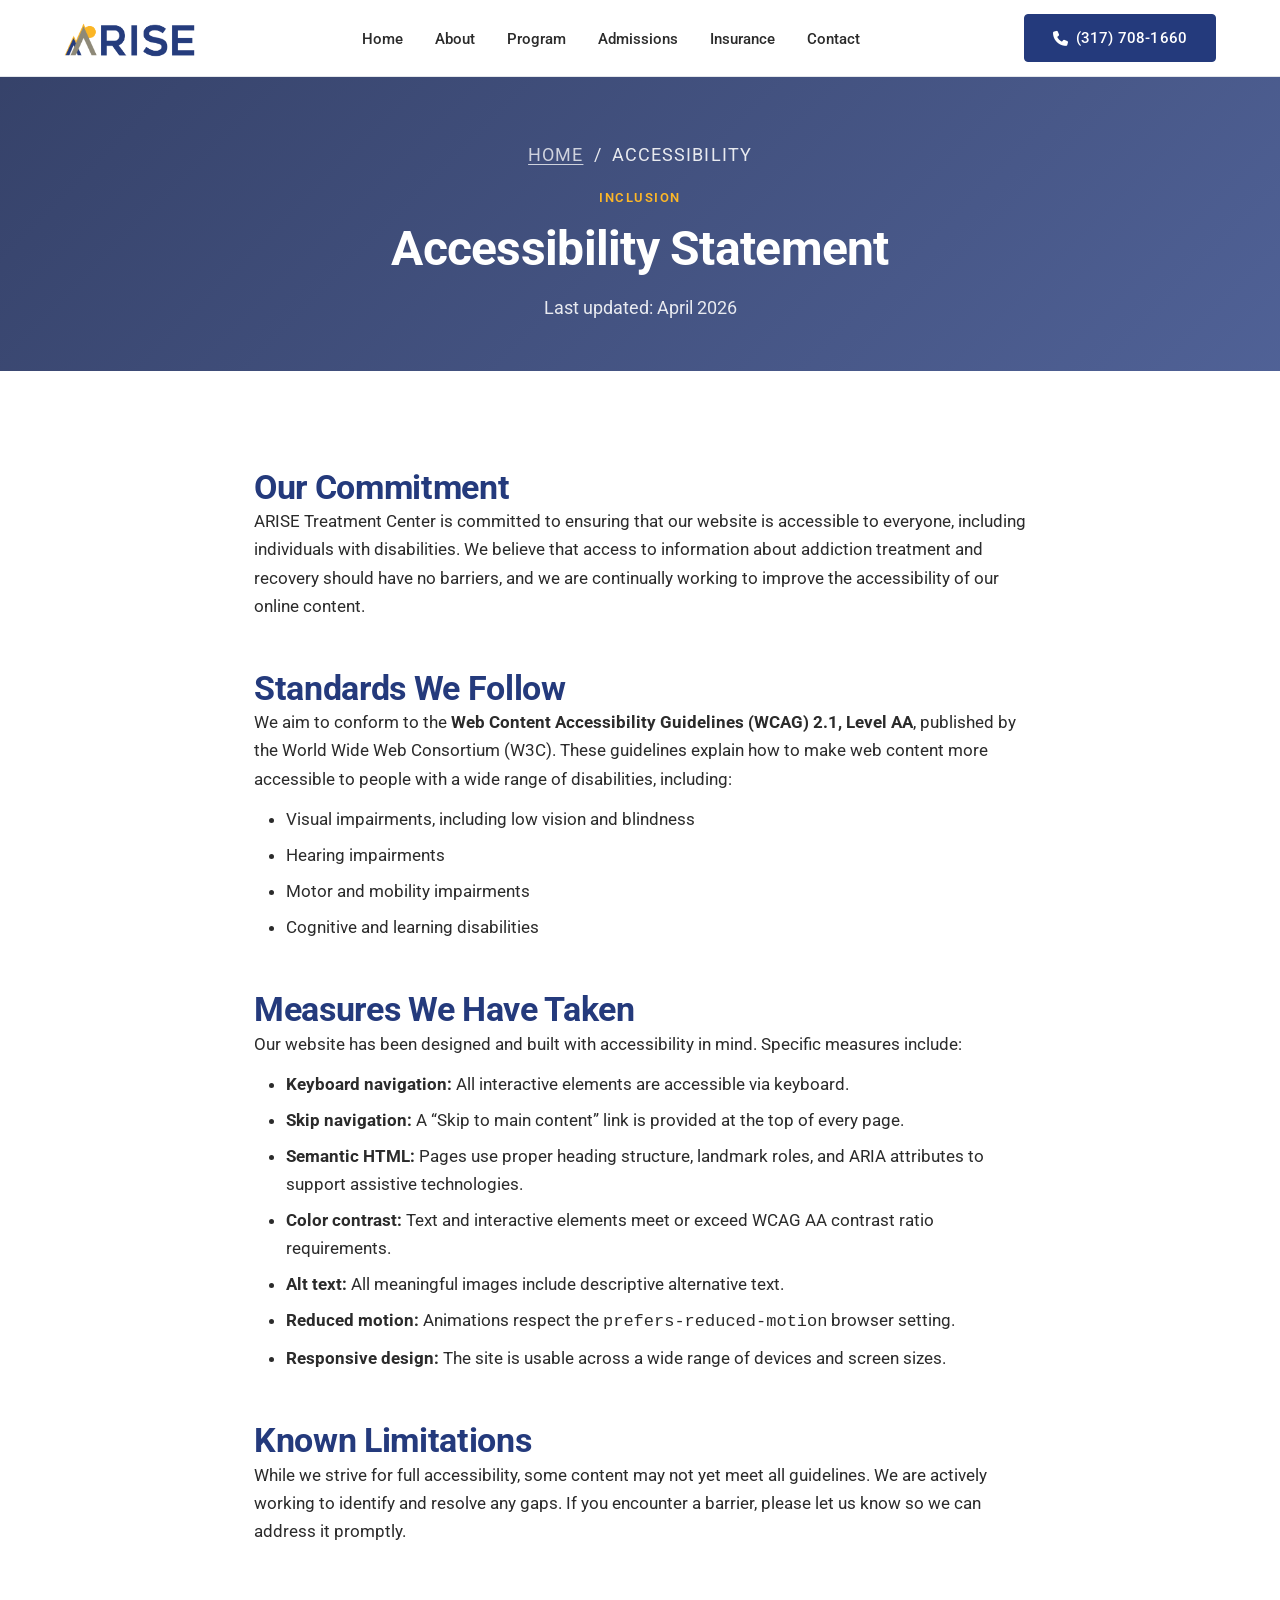
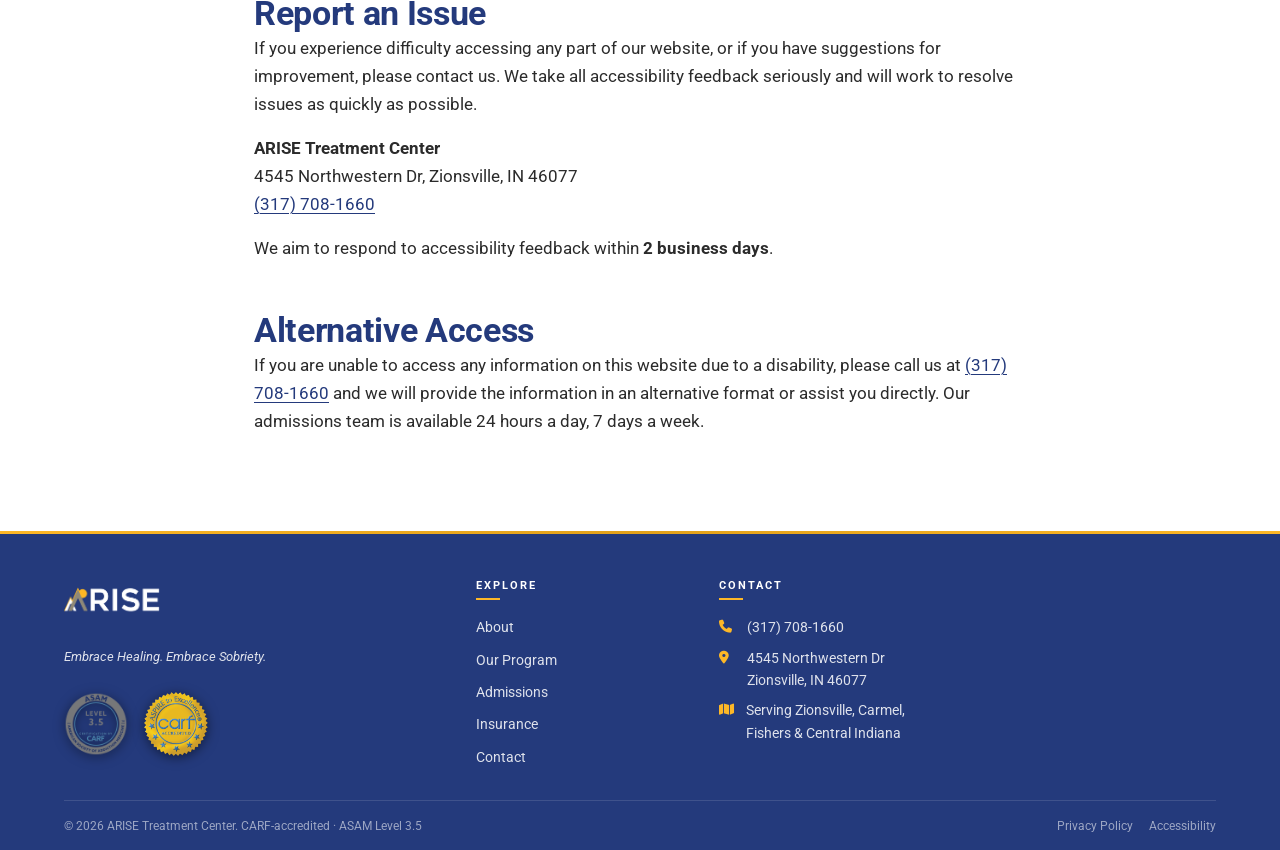
<file: accessibility.html>
<!doctype html>
<html lang="en">
<head>
  <meta charset="utf-8">
  <meta name="viewport" content="width=device-width, initial-scale=1">
  <title>Accessibility | ARISE Treatment Center</title>
  <meta name="description" content="Accessibility statement for ARISE Treatment Center — our commitment to an inclusive and accessible website.">
  <meta name="theme-color" content="#243a7c">
  <link rel="icon" href="data:,">
  <link rel="preconnect" href="https://fonts.googleapis.com">
  <link rel="preconnect" href="https://fonts.gstatic.com" crossorigin>
  <link rel="stylesheet" href="https://fonts.googleapis.com/css2?family=Roboto:wght@400;500;700;900&display=swap">
  <link rel="stylesheet" href="https://cdnjs.cloudflare.com/ajax/libs/font-awesome/6.5.1/css/all.min.css" crossorigin="anonymous" referrerpolicy="no-referrer">
  <link rel="stylesheet" href="assets/css/styles.css">
</head>
<body>
  <a class="skip-link" href="#main">Skip to main content</a>

  <header class="site-header" role="banner">
    <div class="container site-header__inner">
      <a class="site-header__logo" href="index.html" aria-label="ARISE Treatment Center home">
        <img src="assets/images/logo/FULL_WORD.png" alt="ARISE Treatment Center">
      </a>
      <nav class="site-nav" aria-label="Primary">
        <ul>
          <li><a href="index.html">Home</a></li>
          <li><a href="about.html">About</a></li>
          <li><a href="program.html">Program</a></li>
          <li><a href="admissions.html">Admissions</a></li>
          <li><a href="insurance.html">Insurance</a></li>
          <li><a href="contact.html">Contact</a></li>
        </ul>
      </nav>
      <a class="btn btn-secondary site-header__cta" href="tel:+13177081660">
        <i class="fa-solid fa-phone" aria-hidden="true"></i>
        (317) 708-1660
      </a>
      <button class="nav-toggle" type="button" aria-expanded="false" aria-controls="mobile-nav" aria-label="Toggle navigation menu">
        <span></span><span></span><span></span>
      </button>
    </div>
    <div class="mobile-nav" id="mobile-nav" aria-hidden="true">
      <ul>
        <li><a href="index.html">Home</a></li>
        <li><a href="about.html">About</a></li>
        <li><a href="program.html">Program</a></li>
        <li><a href="admissions.html">Admissions</a></li>
        <li><a href="insurance.html">Insurance</a></li>
        <li><a href="contact.html">Contact</a></li>
      </ul>
      <a class="btn btn-secondary mobile-nav__cta" href="tel:+13177081660">
        <i class="fa-solid fa-phone" aria-hidden="true"></i>
        Call (317) 708-1660
      </a>
    </div>
  </header>

  <main id="main">
    <section class="page-hero" aria-labelledby="accessibility-heading">
      <div class="container">
        <div class="page-hero__inner">
          <p class="page-hero__crumbs"><a href="index.html">Home</a> &nbsp;/&nbsp; Accessibility</p>
          <span class="eyebrow page-hero__eyebrow">Inclusion</span>
          <h1 id="accessibility-heading">Accessibility Statement</h1>
          <p>Last updated: April 2026</p>
        </div>
      </div>
    </section>

    <section class="section section--white">
      <div class="container" style="max-width: 820px;">

        <h2>Our Commitment</h2>
        <p>ARISE Treatment Center is committed to ensuring that our website is accessible to everyone, including individuals with disabilities. We believe that access to information about addiction treatment and recovery should have no barriers, and we are continually working to improve the accessibility of our online content.</p>

        <h2 style="margin-top: var(--space-7);">Standards We Follow</h2>
        <p>We aim to conform to the <strong>Web Content Accessibility Guidelines (WCAG) 2.1, Level AA</strong>, published by the World Wide Web Consortium (W3C). These guidelines explain how to make web content more accessible to people with a wide range of disabilities, including:</p>
        <ul style="list-style: disc; padding-left: var(--space-6); display: block; margin-top: var(--space-3);">
          <li style="margin-bottom: var(--space-2);">Visual impairments, including low vision and blindness</li>
          <li style="margin-bottom: var(--space-2);">Hearing impairments</li>
          <li style="margin-bottom: var(--space-2);">Motor and mobility impairments</li>
          <li style="margin-bottom: var(--space-2);">Cognitive and learning disabilities</li>
        </ul>

        <h2 style="margin-top: var(--space-7);">Measures We Have Taken</h2>
        <p>Our website has been designed and built with accessibility in mind. Specific measures include:</p>
        <ul style="list-style: disc; padding-left: var(--space-6); display: block; margin-top: var(--space-3);">
          <li style="margin-bottom: var(--space-2);"><strong>Keyboard navigation:</strong> All interactive elements are accessible via keyboard.</li>
          <li style="margin-bottom: var(--space-2);"><strong>Skip navigation:</strong> A &ldquo;Skip to main content&rdquo; link is provided at the top of every page.</li>
          <li style="margin-bottom: var(--space-2);"><strong>Semantic HTML:</strong> Pages use proper heading structure, landmark roles, and ARIA attributes to support assistive technologies.</li>
          <li style="margin-bottom: var(--space-2);"><strong>Color contrast:</strong> Text and interactive elements meet or exceed WCAG AA contrast ratio requirements.</li>
          <li style="margin-bottom: var(--space-2);"><strong>Alt text:</strong> All meaningful images include descriptive alternative text.</li>
          <li style="margin-bottom: var(--space-2);"><strong>Reduced motion:</strong> Animations respect the <code>prefers-reduced-motion</code> browser setting.</li>
          <li style="margin-bottom: var(--space-2);"><strong>Responsive design:</strong> The site is usable across a wide range of devices and screen sizes.</li>
        </ul>

        <h2 style="margin-top: var(--space-7);">Known Limitations</h2>
        <p>While we strive for full accessibility, some content may not yet meet all guidelines. We are actively working to identify and resolve any gaps. If you encounter a barrier, please let us know so we can address it promptly.</p>

        <h2 style="margin-top: var(--space-7);">Report an Issue</h2>
        <p>If you experience difficulty accessing any part of our website, or if you have suggestions for improvement, please contact us. We take all accessibility feedback seriously and will work to resolve issues as quickly as possible.</p>
        <p style="margin-top: var(--space-4);">
          <strong>ARISE Treatment Center</strong><br>
          4545 Northwestern Dr, Zionsville, IN 46077<br>
          <a href="tel:+13177081660">(317) 708-1660</a>
        </p>
        <p style="margin-top: var(--space-4);">We aim to respond to accessibility feedback within <strong>2 business days</strong>.</p>

        <h2 style="margin-top: var(--space-7);">Alternative Access</h2>
        <p>If you are unable to access any information on this website due to a disability, please call us at <a href="tel:+13177081660">(317) 708-1660</a> and we will provide the information in an alternative format or assist you directly. Our admissions team is available 24 hours a day, 7 days a week.</p>

      </div>
    </section>
  </main>

  <footer class="site-footer" role="contentinfo">
    <div class="container">
      <div class="site-footer__grid">
        <div>
          <a class="site-footer__brand" href="index.html"><img src="assets/images/logo/FULL_WORD_w.png" alt="ARISE Treatment Center"></a>
          <p class="site-footer__tagline">Embrace Healing. Embrace Sobriety.</p>
          <div class="site-footer__seals">
            <img src="assets/images/asam-level-35.png" alt="ASAM Level 3.5 Certification by CARF">
            <img src="assets/images/carf-accredited.png" alt="CARF Accredited">
          </div>
        </div>
        <div>
          <h3>Explore</h3>
          <ul>
            <li><a href="about.html">About</a></li>
            <li><a href="program.html">Our Program</a></li>
            <li><a href="admissions.html">Admissions</a></li>
            <li><a href="insurance.html">Insurance</a></li>
            <li><a href="contact.html">Contact</a></li>
          </ul>
        </div>
        <div>
          <h3>Contact</h3>
          <div class="site-footer__contact">
            <div class="site-footer__contact-line">
              <i class="fa-solid fa-phone" aria-hidden="true"></i>
              <a href="tel:+13177081660">(317) 708-1660</a>
            </div>
            <div class="site-footer__contact-line">
              <i class="fa-solid fa-location-dot" aria-hidden="true"></i>
              <span>4545 Northwestern Dr<br>Zionsville, IN 46077</span>
            </div>
            <div class="site-footer__contact-line">
              <i class="fa-solid fa-map" aria-hidden="true"></i>
              <span>Serving Zionsville, Carmel, Fishers &amp; Central Indiana</span>
            </div>
          </div>
        </div>
      </div>
      <div class="site-footer__bottom">
        <span>&copy; 2026 ARISE Treatment Center. CARF-accredited &middot; ASAM Level 3.5</span>
        <div class="site-footer__bottom-links">
          <a href="privacy.html">Privacy Policy</a>
          <a href="accessibility.html">Accessibility</a>
        </div>
      </div>
    </div>
  </footer>

  <a class="sticky-call" href="tel:+13177081660" aria-label="Call ARISE Treatment Center at (317) 708-1660">
    <i class="fa-solid fa-phone" aria-hidden="true"></i>
    <span>Call Now</span>
  </a>

  <script src="assets/js/main.js" defer></script>
</body>
</html>
</file>
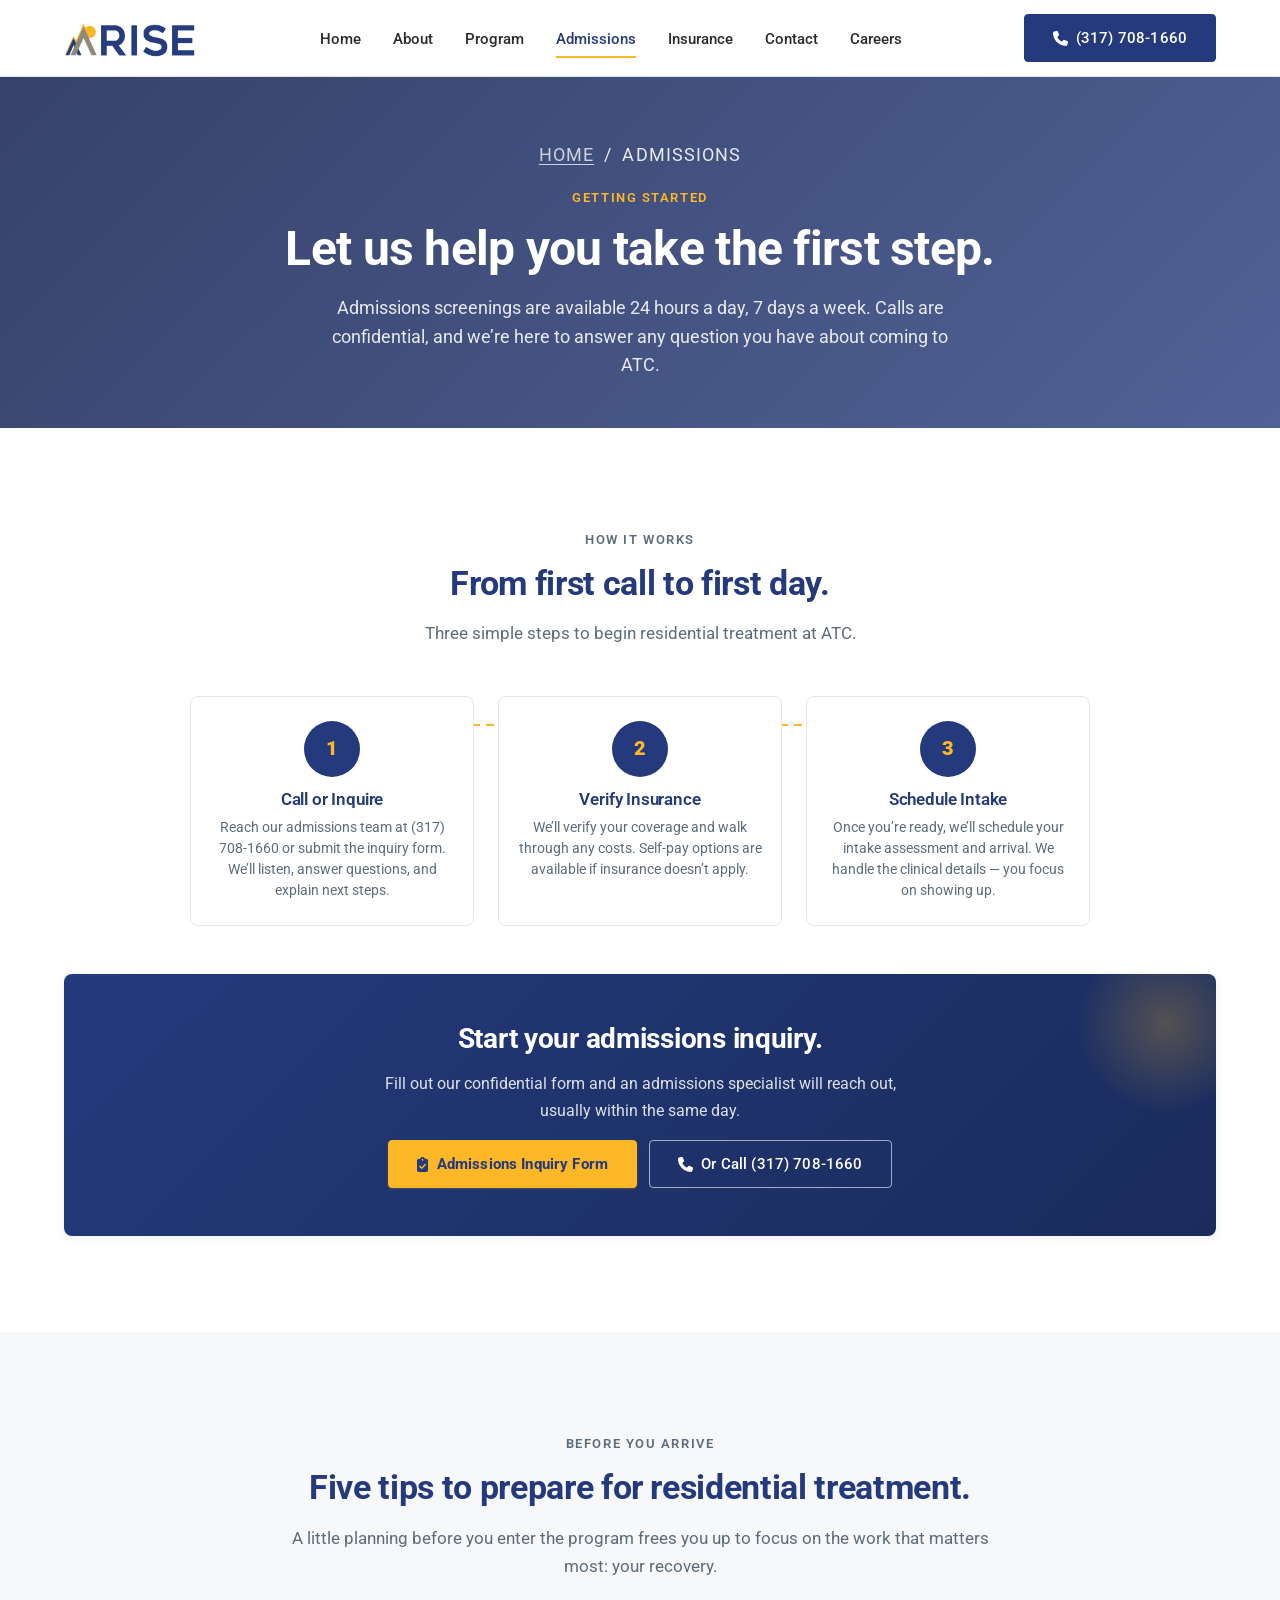
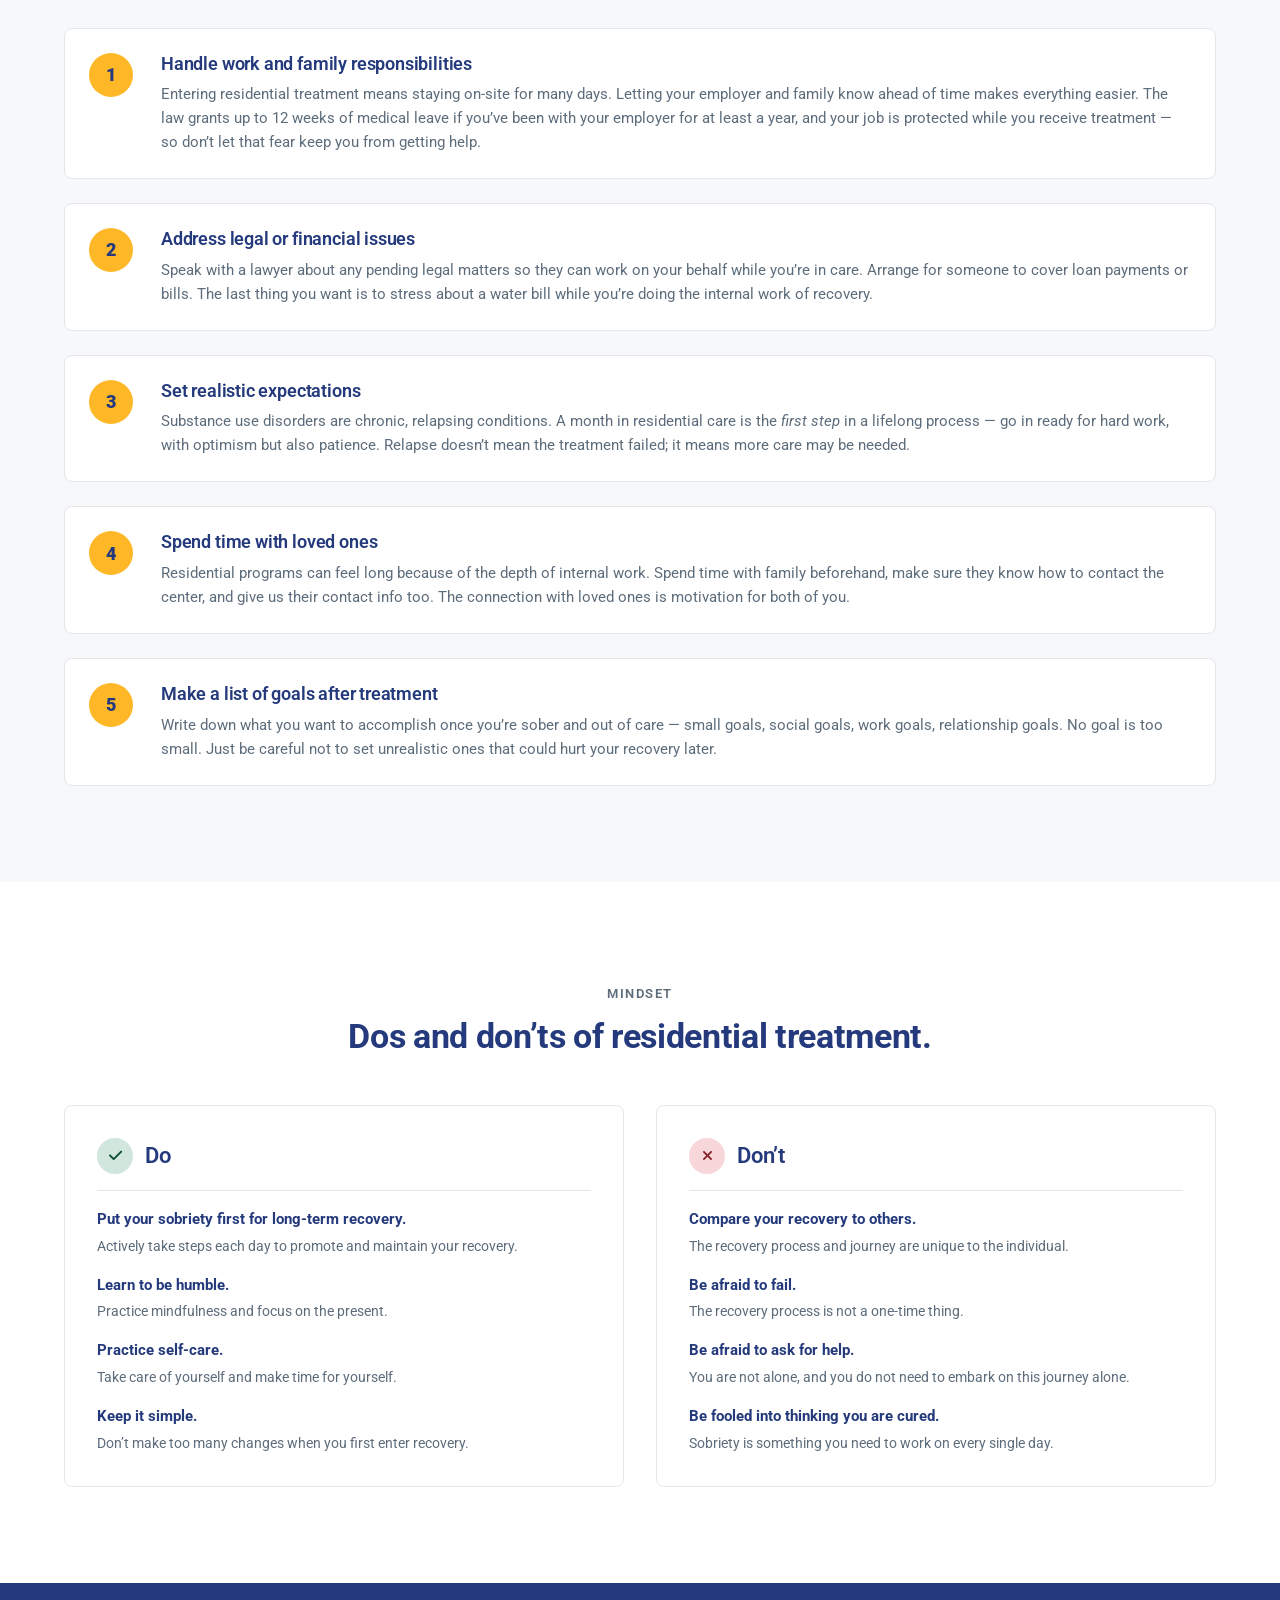
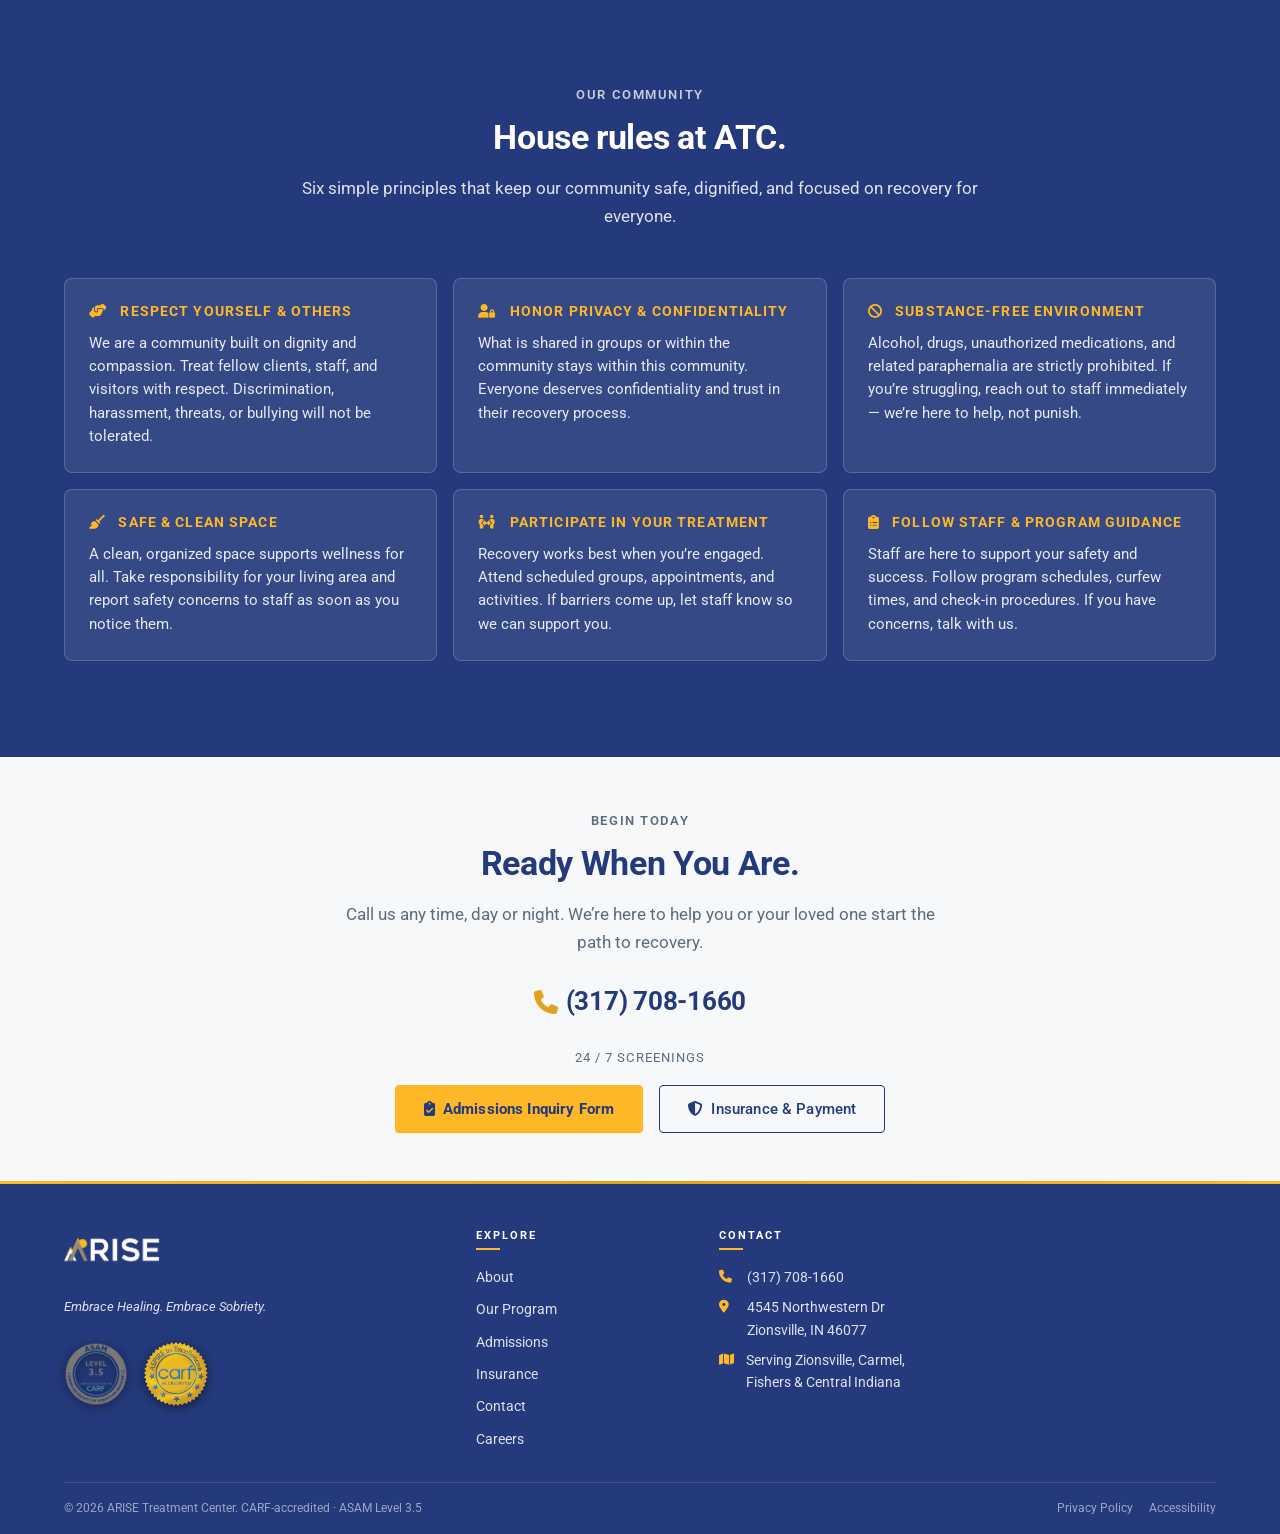
<file: admissions.html>
<!doctype html>
<html lang="en">
<head>
  <meta charset="utf-8">
  <meta name="viewport" content="width=device-width, initial-scale=1">
  <title>Admissions | ARISE Treatment Center</title>
  <meta name="description" content="How to prepare for residential addiction treatment at ARISE Treatment Center — tips, dos and don'ts, house rules, and admissions inquiry.">
  <meta name="theme-color" content="#243a7c">
  <link rel="icon" href="data:,">
  <link rel="preconnect" href="https://fonts.googleapis.com">
  <link rel="preconnect" href="https://fonts.gstatic.com" crossorigin>
  <link rel="stylesheet" href="https://fonts.googleapis.com/css2?family=Roboto:wght@400;500;700;900&display=swap">
  <link rel="stylesheet" href="https://cdnjs.cloudflare.com/ajax/libs/font-awesome/6.5.1/css/all.min.css" crossorigin="anonymous" referrerpolicy="no-referrer">
  <link rel="stylesheet" href="assets/css/styles.css">
</head>
<body>
  <a class="skip-link" href="#main">Skip to main content</a>

  <header class="site-header" role="banner">
    <div class="container site-header__inner">
      <a class="site-header__logo" href="index.html" aria-label="ARISE Treatment Center home">
        <img src="assets/images/logo/FULL_WORD.png" alt="ARISE Treatment Center">
      </a>
      <nav class="site-nav" aria-label="Primary">
        <ul>
          <li><a href="index.html">Home</a></li>
          <li><a href="about.html">About</a></li>
          <li><a href="program.html">Program</a></li>
          <li><a href="admissions.html" aria-current="page">Admissions</a></li>
          <li><a href="insurance.html">Insurance</a></li>
          <li><a href="contact.html">Contact</a></li>
          <li><a href="careers.html">Careers</a></li>
        </ul>
      </nav>
      <a class="btn btn-secondary site-header__cta" href="tel:+13177081660">
        <i class="fa-solid fa-phone" aria-hidden="true"></i>
        (317) 708-1660
      </a>
      <button class="nav-toggle" type="button" aria-expanded="false" aria-controls="mobile-nav" aria-label="Toggle navigation menu">
        <span></span><span></span><span></span>
      </button>
    </div>
    <div class="mobile-nav" id="mobile-nav" aria-hidden="true">
      <ul>
        <li><a href="index.html">Home</a></li>
        <li><a href="about.html">About</a></li>
        <li><a href="program.html">Program</a></li>
        <li><a href="admissions.html" aria-current="page">Admissions</a></li>
        <li><a href="insurance.html">Insurance</a></li>
        <li><a href="contact.html">Contact</a></li>
        <li><a href="careers.html">Careers</a></li>
      </ul>
      <a class="btn btn-secondary mobile-nav__cta" href="tel:+13177081660">
        <i class="fa-solid fa-phone" aria-hidden="true"></i>
        Call (317) 708-1660
      </a>
    </div>
  </header>

  <main id="main">
    <section class="page-hero" aria-labelledby="admissions-heading">
      <div class="container">
        <div class="page-hero__inner">
          <p class="page-hero__crumbs"><a href="index.html">Home</a> &nbsp;/&nbsp; Admissions</p>
          <span class="eyebrow page-hero__eyebrow">Getting Started</span>
          <h1 id="admissions-heading">Let us help you take the first step.</h1>
          <p>Admissions screenings are available 24 hours a day, 7 days a week. Calls are confidential, and we&rsquo;re here to answer any question you have about coming to ATC.</p>
        </div>
      </div>
    </section>

    <!-- HOW IT WORKS (3 STEPS) -->
    <section class="section section--white" aria-labelledby="how-it-works-heading">
      <div class="container">
        <div class="section-heading">
          <span class="eyebrow">How It Works</span>
          <h2 id="how-it-works-heading">From first call to first day.</h2>
          <p>Three simple steps to begin residential treatment at ATC.</p>
        </div>

        <div class="timeline timeline--3">
          <div class="timeline__step">
            <span class="timeline__number">1</span>
            <h3>Call or Inquire</h3>
            <p>Reach our admissions team at (317) 708-1660 or submit the inquiry form. We&rsquo;ll listen, answer questions, and explain next steps.</p>
          </div>
          <div class="timeline__step">
            <span class="timeline__number">2</span>
            <h3>Verify Insurance</h3>
            <p>We&rsquo;ll verify your coverage and walk through any costs. Self-pay options are available if insurance doesn&rsquo;t apply.</p>
          </div>
          <div class="timeline__step">
            <span class="timeline__number">3</span>
            <h3>Schedule Intake</h3>
            <p>Once you&rsquo;re ready, we&rsquo;ll schedule your intake assessment and arrival. We handle the clinical details &mdash; you focus on showing up.</p>
          </div>
        </div>

        <div class="cta-inline" style="margin-top: var(--space-7);">
          <h3>Start your admissions inquiry.</h3>
          <p>Fill out our confidential form and an admissions specialist will reach out, usually within the same day.</p>
          <div class="cta-inline__actions">
            <a class="btn btn-primary" href="https://forms.office.com/r/SE4s00gVQ7" target="_blank" rel="noopener noreferrer">
              <i class="fa-solid fa-clipboard-check" aria-hidden="true"></i>
              Admissions Inquiry Form
            </a>
            <a class="btn btn-outline" href="tel:+13177081660">
              <i class="fa-solid fa-phone" aria-hidden="true"></i>
              Or Call (317) 708-1660
            </a>
          </div>
        </div>
      </div>
    </section>

    <!-- 5 TIPS TO PREPARE -->
    <section class="section section--off-white" aria-labelledby="prepare-heading">
      <div class="container">
        <div class="section-heading">
          <span class="eyebrow">Before You Arrive</span>
          <h2 id="prepare-heading">Five tips to prepare for residential treatment.</h2>
          <p>A little planning before you enter the program frees you up to focus on the work that matters most: your recovery.</p>
        </div>

        <div class="prep-list">
          <div class="prep-item">
            <span class="prep-item__num">1</span>
            <div>
              <h3>Handle work and family responsibilities</h3>
              <p>Entering residential treatment means staying on-site for many days. Letting your employer and family know ahead of time makes everything easier. The law grants up to 12 weeks of medical leave if you&rsquo;ve been with your employer for at least a year, and your job is protected while you receive treatment &mdash; so don&rsquo;t let that fear keep you from getting help.</p>
            </div>
          </div>
          <div class="prep-item">
            <span class="prep-item__num">2</span>
            <div>
              <h3>Address legal or financial issues</h3>
              <p>Speak with a lawyer about any pending legal matters so they can work on your behalf while you&rsquo;re in care. Arrange for someone to cover loan payments or bills. The last thing you want is to stress about a water bill while you&rsquo;re doing the internal work of recovery.</p>
            </div>
          </div>
          <div class="prep-item">
            <span class="prep-item__num">3</span>
            <div>
              <h3>Set realistic expectations</h3>
              <p>Substance use disorders are chronic, relapsing conditions. A month in residential care is the <em>first step</em> in a lifelong process &mdash; go in ready for hard work, with optimism but also patience. Relapse doesn&rsquo;t mean the treatment failed; it means more care may be needed.</p>
            </div>
          </div>
          <div class="prep-item">
            <span class="prep-item__num">4</span>
            <div>
              <h3>Spend time with loved ones</h3>
              <p>Residential programs can feel long because of the depth of internal work. Spend time with family beforehand, make sure they know how to contact the center, and give us their contact info too. The connection with loved ones is motivation for both of you.</p>
            </div>
          </div>
          <div class="prep-item">
            <span class="prep-item__num">5</span>
            <div>
              <h3>Make a list of goals after treatment</h3>
              <p>Write down what you want to accomplish once you&rsquo;re sober and out of care &mdash; small goals, social goals, work goals, relationship goals. No goal is too small. Just be careful not to set unrealistic ones that could hurt your recovery later.</p>
            </div>
          </div>
        </div>
      </div>
    </section>

    <!-- DOS AND DON'TS -->
    <section class="section section--white" aria-labelledby="dos-donts-heading">
      <div class="container">
        <div class="section-heading">
          <span class="eyebrow">Mindset</span>
          <h2 id="dos-donts-heading">Dos and don&rsquo;ts of residential treatment.</h2>
        </div>

        <div class="dos-donts">
          <div class="dos-donts__col dos-donts__col--do">
            <div class="dos-donts__header">
              <i class="fa-solid fa-check" aria-hidden="true"></i>
              <h3>Do</h3>
            </div>
            <div class="dos-donts__item">
              <strong>Put your sobriety first for long-term recovery.</strong>
              <p>Actively take steps each day to promote and maintain your recovery.</p>
            </div>
            <div class="dos-donts__item">
              <strong>Learn to be humble.</strong>
              <p>Practice mindfulness and focus on the present.</p>
            </div>
            <div class="dos-donts__item">
              <strong>Practice self-care.</strong>
              <p>Take care of yourself and make time for yourself.</p>
            </div>
            <div class="dos-donts__item">
              <strong>Keep it simple.</strong>
              <p>Don&rsquo;t make too many changes when you first enter recovery.</p>
            </div>
          </div>

          <div class="dos-donts__col dos-donts__col--dont">
            <div class="dos-donts__header">
              <i class="fa-solid fa-xmark" aria-hidden="true"></i>
              <h3>Don&rsquo;t</h3>
            </div>
            <div class="dos-donts__item">
              <strong>Compare your recovery to others.</strong>
              <p>The recovery process and journey are unique to the individual.</p>
            </div>
            <div class="dos-donts__item">
              <strong>Be afraid to fail.</strong>
              <p>The recovery process is not a one-time thing.</p>
            </div>
            <div class="dos-donts__item">
              <strong>Be afraid to ask for help.</strong>
              <p>You are not alone, and you do not need to embark on this journey alone.</p>
            </div>
            <div class="dos-donts__item">
              <strong>Be fooled into thinking you are cured.</strong>
              <p>Sobriety is something you need to work on every single day.</p>
            </div>
          </div>
        </div>
      </div>
    </section>

    <!-- HOUSE RULES (NAVY BG) -->
    <section class="section section--navy" aria-labelledby="house-rules-heading">
      <div class="container">
        <div class="section-heading">
          <span class="eyebrow">Our Community</span>
          <h2 id="house-rules-heading">House rules at ATC.</h2>
          <p>Six simple principles that keep our community safe, dignified, and focused on recovery for everyone.</p>
        </div>

        <div class="rules-grid">
          <div class="rule">
            <h3><i class="fa-solid fa-handshake-angle" aria-hidden="true"></i> &nbsp; Respect Yourself &amp; Others</h3>
            <p>We are a community built on dignity and compassion. Treat fellow clients, staff, and visitors with respect. Discrimination, harassment, threats, or bullying will not be tolerated.</p>
          </div>
          <div class="rule">
            <h3><i class="fa-solid fa-user-lock" aria-hidden="true"></i> &nbsp; Honor Privacy &amp; Confidentiality</h3>
            <p>What is shared in groups or within the community stays within this community. Everyone deserves confidentiality and trust in their recovery process.</p>
          </div>
          <div class="rule">
            <h3><i class="fa-solid fa-ban" aria-hidden="true"></i> &nbsp; Substance-Free Environment</h3>
            <p>Alcohol, drugs, unauthorized medications, and related paraphernalia are strictly prohibited. If you&rsquo;re struggling, reach out to staff immediately &mdash; we&rsquo;re here to help, not punish.</p>
          </div>
          <div class="rule">
            <h3><i class="fa-solid fa-broom" aria-hidden="true"></i> &nbsp; Safe &amp; Clean Space</h3>
            <p>A clean, organized space supports wellness for all. Take responsibility for your living area and report safety concerns to staff as soon as you notice them.</p>
          </div>
          <div class="rule">
            <h3><i class="fa-solid fa-people-arrows" aria-hidden="true"></i> &nbsp; Participate in Your Treatment</h3>
            <p>Recovery works best when you&rsquo;re engaged. Attend scheduled groups, appointments, and activities. If barriers come up, let staff know so we can support you.</p>
          </div>
          <div class="rule">
            <h3><i class="fa-solid fa-clipboard-list" aria-hidden="true"></i> &nbsp; Follow Staff &amp; Program Guidance</h3>
            <p>Staff are here to support your safety and success. Follow program schedules, curfew times, and check-in procedures. If you have concerns, talk with us.</p>
          </div>
        </div>
      </div>
    </section>

    <section class="cta-band section" aria-labelledby="admissions-cta-heading">
      <div class="container">
        <span class="eyebrow">Begin Today</span>
        <h2 id="admissions-cta-heading">Ready When You Are.</h2>
        <p>Call us any time, day or night. We&rsquo;re here to help you or your loved one start the path to recovery.</p>

        <a class="cta-band__phone" href="tel:+13177081660">
          <i class="fa-solid fa-phone" aria-hidden="true"></i>
          (317) 708-1660
        </a>
        <span class="cta-band__available">24 / 7 Screenings</span>

        <div class="cta-band__actions">
          <a class="btn btn-primary" href="https://forms.office.com/r/SE4s00gVQ7" target="_blank" rel="noopener noreferrer">
            <i class="fa-solid fa-clipboard-check" aria-hidden="true"></i>
            Admissions Inquiry Form
          </a>
          <a class="btn btn-outline" href="insurance.html">
            <i class="fa-solid fa-shield-halved" aria-hidden="true"></i>
            Insurance &amp; Payment
          </a>
        </div>
      </div>
    </section>
  </main>

  <footer class="site-footer" role="contentinfo">
    <div class="container">
      <div class="site-footer__grid">
        <div>
          <a class="site-footer__brand" href="index.html"><img src="assets/images/logo/FULL_WORD_w.png" alt="ARISE Treatment Center"></a>
          <p class="site-footer__tagline">Embrace Healing. Embrace Sobriety.</p>
          <div class="site-footer__seals">
            <img src="assets/images/asam-level-35.png" alt="ASAM Level 3.5 Certification by CARF">
            <img src="assets/images/carf-accredited.png" alt="CARF Accredited">
          </div>
        </div>
        <div>
          <h3>Explore</h3>
          <ul>
            <li><a href="about.html">About</a></li>
            <li><a href="program.html">Our Program</a></li>
            <li><a href="admissions.html">Admissions</a></li>
            <li><a href="insurance.html">Insurance</a></li>
            <li><a href="contact.html">Contact</a></li>
            <li><a href="careers.html">Careers</a></li>
          </ul>
        </div>
        <div>
          <h3>Contact</h3>
          <div class="site-footer__contact">
            <div class="site-footer__contact-line">
              <i class="fa-solid fa-phone" aria-hidden="true"></i>
              <a href="tel:+13177081660">(317) 708-1660</a>
            </div>
            <div class="site-footer__contact-line">
              <i class="fa-solid fa-location-dot" aria-hidden="true"></i>
              <span>4545 Northwestern Dr<br>Zionsville, IN 46077</span>
            </div>
            <div class="site-footer__contact-line">
              <i class="fa-solid fa-map" aria-hidden="true"></i>
              <span>Serving Zionsville, Carmel, Fishers &amp; Central Indiana</span>
            </div>
          </div>
        </div>
      </div>
      <div class="site-footer__bottom">
        <span>&copy; 2026 ARISE Treatment Center. CARF-accredited &middot; ASAM Level 3.5</span>
        <div class="site-footer__bottom-links">
          <a href="privacy.html">Privacy Policy</a>
          <a href="accessibility.html">Accessibility</a>
        </div>
      </div>
    </div>
  </footer>

  <a class="sticky-call" href="tel:+13177081660" aria-label="Call ARISE Treatment Center at (317) 708-1660">
    <i class="fa-solid fa-phone" aria-hidden="true"></i>
    <span>Call Now</span>
  </a>

  <script src="assets/js/main.js" defer></script>
</body>
</html>
</file>
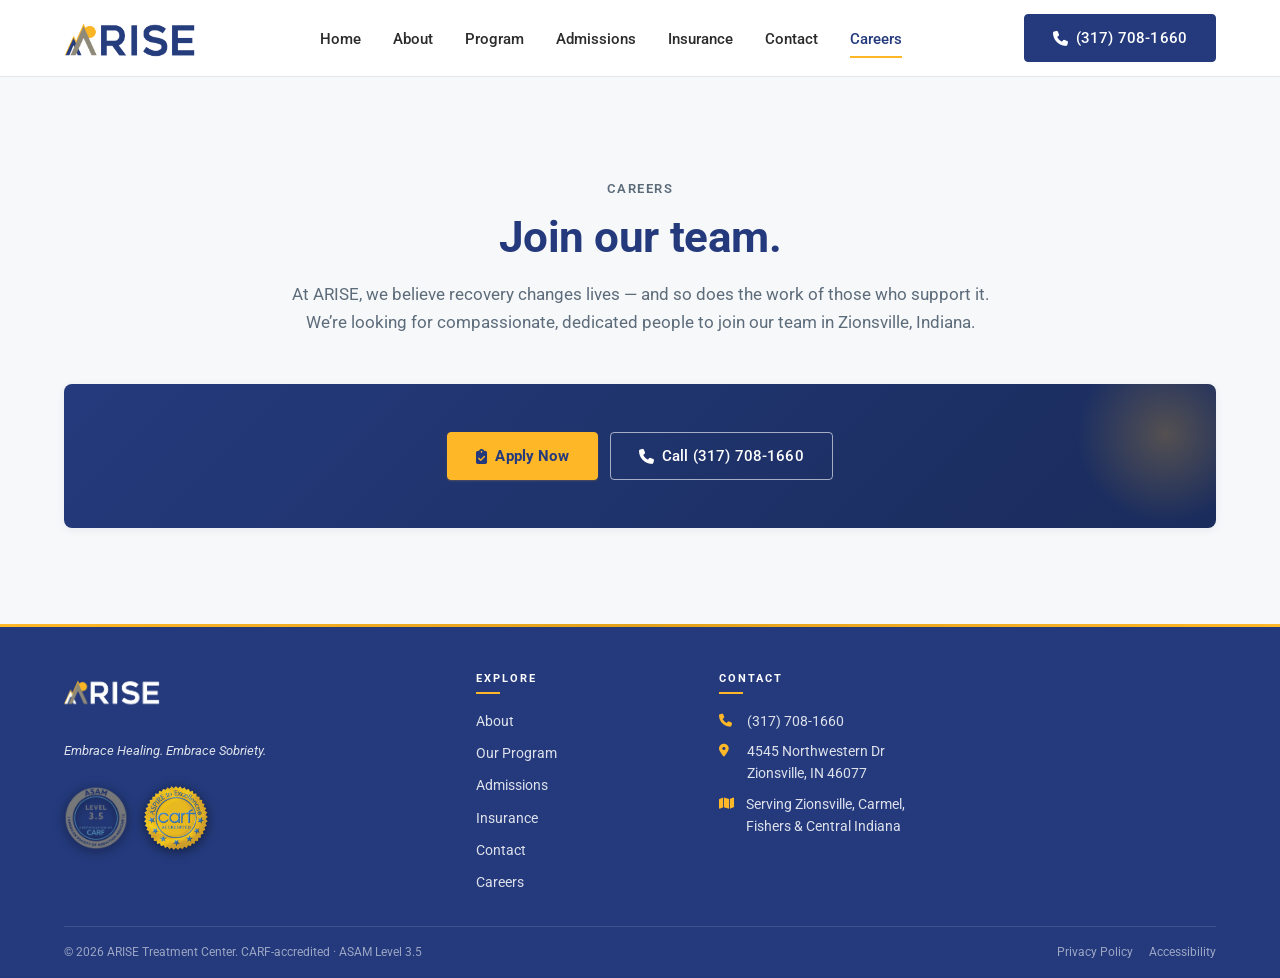
<file: careers.html>
<!doctype html>
<html lang="en">
<head>
  <meta charset="utf-8">
  <meta name="viewport" content="width=device-width, initial-scale=1">
  <title>Careers | ARISE Treatment Center</title>
  <meta name="description" content="Join the team at ARISE Treatment Center — meaningful work supporting recovery in Central Indiana.">
  <meta name="theme-color" content="#243a7c">
  <link rel="icon" href="data:,">
  <link rel="preconnect" href="https://fonts.googleapis.com">
  <link rel="preconnect" href="https://fonts.gstatic.com" crossorigin>
  <link rel="stylesheet" href="https://fonts.googleapis.com/css2?family=Roboto:wght@400;500;700;900&display=swap">
  <link rel="stylesheet" href="https://cdnjs.cloudflare.com/ajax/libs/font-awesome/6.5.1/css/all.min.css" crossorigin="anonymous" referrerpolicy="no-referrer">
  <link rel="stylesheet" href="assets/css/styles.css">
</head>
<body>
  <a class="skip-link" href="#main">Skip to main content</a>

  <header class="site-header" role="banner">
    <div class="container site-header__inner">
      <a class="site-header__logo" href="index.html" aria-label="ARISE Treatment Center home">
        <img src="assets/images/logo/FULL_WORD.png" alt="ARISE Treatment Center">
      </a>
      <nav class="site-nav" aria-label="Primary">
        <ul>
          <li><a href="index.html">Home</a></li>
          <li><a href="about.html">About</a></li>
          <li><a href="program.html">Program</a></li>
          <li><a href="admissions.html">Admissions</a></li>
          <li><a href="insurance.html">Insurance</a></li>
          <li><a href="contact.html">Contact</a></li>
          <li><a href="careers.html" aria-current="page">Careers</a></li>
        </ul>
      </nav>
      <a class="btn btn-secondary site-header__cta" href="tel:+13177081660">
        <i class="fa-solid fa-phone" aria-hidden="true"></i>
        (317) 708-1660
      </a>
      <button class="nav-toggle" type="button" aria-expanded="false" aria-controls="mobile-nav" aria-label="Toggle navigation menu">
        <span></span><span></span><span></span>
      </button>
    </div>
    <div class="mobile-nav" id="mobile-nav" aria-hidden="true">
      <ul>
        <li><a href="index.html">Home</a></li>
        <li><a href="about.html">About</a></li>
        <li><a href="program.html">Program</a></li>
        <li><a href="admissions.html">Admissions</a></li>
        <li><a href="insurance.html">Insurance</a></li>
        <li><a href="contact.html">Contact</a></li>
        <li><a href="careers.html" aria-current="page">Careers</a></li>
      </ul>
      <a class="btn btn-secondary mobile-nav__cta" href="tel:+13177081660">
        <i class="fa-solid fa-phone" aria-hidden="true"></i>
        Call (317) 708-1660
      </a>
    </div>
  </header>

  <main id="main">
    <section class="section section--off-white">
      <div class="container">
        <div class="section-heading">
          <span class="eyebrow">Careers</span>
          <h1>Join our team.</h1>
          <p>At ARISE, we believe recovery changes lives — and so does the work of those who support it. We&rsquo;re looking for compassionate, dedicated people to join our team in Zionsville, Indiana.</p>
        </div>

        <div class="cta-inline">
          <div class="cta-inline__actions">
            <a class="btn btn-primary" href="https://forms.office.com/Pages/ResponsePage.aspx?id=RptKjWhh1km0QiQbFuDiknuJ_LVV_FlHipi95u5tI2lUNFhYUjFCT1VMWkdFWjRQRTNMNTZDUEk3Qi4u" target="_blank" rel="noopener noreferrer">
              <i class="fa-solid fa-clipboard-check" aria-hidden="true"></i>
              Apply Now
            </a>
            <a class="btn btn-outline" href="tel:+13177081660">
              <i class="fa-solid fa-phone" aria-hidden="true"></i>
              Call (317) 708-1660
            </a>
          </div>
        </div>
      </div>
    </section>
  </main>

  <footer class="site-footer" role="contentinfo">
    <div class="container">
      <div class="site-footer__grid">
        <div>
          <a class="site-footer__brand" href="index.html"><img src="assets/images/logo/FULL_WORD_w.png" alt="ARISE Treatment Center"></a>
          <p class="site-footer__tagline">Embrace Healing. Embrace Sobriety.</p>
          <div class="site-footer__seals">
            <img src="assets/images/asam-level-35.png" alt="ASAM Level 3.5 Certification by CARF">
            <img src="assets/images/carf-accredited.png" alt="CARF Accredited">
          </div>
        </div>

        <div>
          <h3>Explore</h3>
          <ul>
            <li><a href="about.html">About</a></li>
            <li><a href="program.html">Our Program</a></li>
            <li><a href="admissions.html">Admissions</a></li>
            <li><a href="insurance.html">Insurance</a></li>
            <li><a href="contact.html">Contact</a></li>
            <li><a href="careers.html">Careers</a></li>
          </ul>
        </div>

        <div>
          <h3>Contact</h3>
          <div class="site-footer__contact">
            <div class="site-footer__contact-line">
              <i class="fa-solid fa-phone" aria-hidden="true"></i>
              <a href="tel:+13177081660">(317) 708-1660</a>
            </div>
            <div class="site-footer__contact-line">
              <i class="fa-solid fa-location-dot" aria-hidden="true"></i>
              <span>4545 Northwestern Dr<br>Zionsville, IN 46077</span>
            </div>
            <div class="site-footer__contact-line">
              <i class="fa-solid fa-map" aria-hidden="true"></i>
              <span>Serving Zionsville, Carmel, Fishers &amp; Central Indiana</span>
            </div>
          </div>
        </div>
      </div>

      <div class="site-footer__bottom">
        <span>&copy; 2026 ARISE Treatment Center. CARF-accredited &middot; ASAM Level 3.5</span>
        <div class="site-footer__bottom-links">
          <a href="privacy.html">Privacy Policy</a>
          <a href="accessibility.html">Accessibility</a>
        </div>
      </div>
    </div>
  </footer>

  <a class="sticky-call" href="tel:+13177081660" aria-label="Call ARISE Treatment Center at (317) 708-1660">
    <i class="fa-solid fa-phone" aria-hidden="true"></i>
    <span>Call Now</span>
  </a>

  <script src="assets/js/main.js" defer></script>
</body>
</html>
</file>
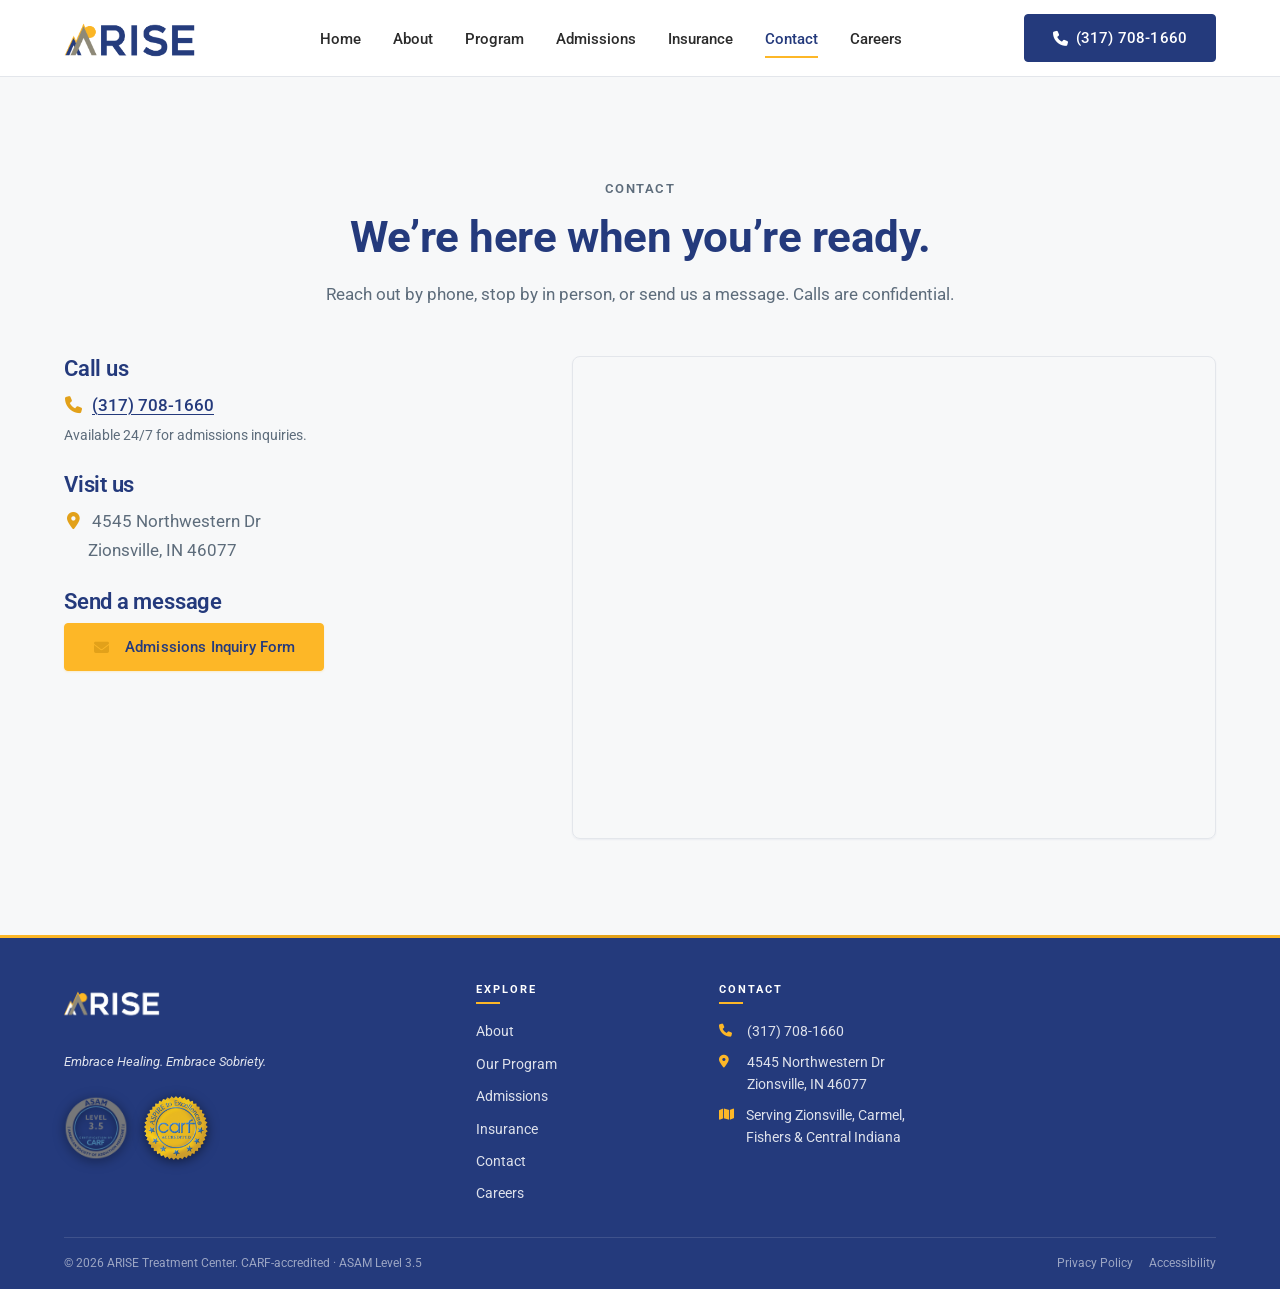
<file: contact.html>
<!doctype html>
<html lang="en">
<head>
  <meta charset="utf-8">
  <meta name="viewport" content="width=device-width, initial-scale=1">
  <title>Contact | ARISE Treatment Center</title>
  <meta name="description" content="Contact ARISE Treatment Center — phone, address, and inquiry form.">
  <meta name="theme-color" content="#243a7c">
  <link rel="icon" href="data:,">
  <link rel="preconnect" href="https://fonts.googleapis.com">
  <link rel="preconnect" href="https://fonts.gstatic.com" crossorigin>
  <link rel="stylesheet" href="https://fonts.googleapis.com/css2?family=Roboto:wght@400;500;700;900&display=swap">
  <link rel="stylesheet" href="https://cdnjs.cloudflare.com/ajax/libs/font-awesome/6.5.1/css/all.min.css" crossorigin="anonymous" referrerpolicy="no-referrer">
  <link rel="stylesheet" href="assets/css/styles.css">
</head>
<body>
  <a class="skip-link" href="#main">Skip to main content</a>

  <header class="site-header" role="banner">
    <div class="container site-header__inner">
      <a class="site-header__logo" href="index.html" aria-label="ARISE Treatment Center home">
        <img src="assets/images/logo/FULL_WORD.png" alt="ARISE Treatment Center">
      </a>
      <nav class="site-nav" aria-label="Primary">
        <ul>
          <li><a href="index.html">Home</a></li>
          <li><a href="about.html">About</a></li>
          <li><a href="program.html">Program</a></li>
          <li><a href="admissions.html">Admissions</a></li>
          <li><a href="insurance.html">Insurance</a></li>
          <li><a href="contact.html" aria-current="page">Contact</a></li>
          <li><a href="careers.html">Careers</a></li>
        </ul>
      </nav>
      <a class="btn btn-secondary site-header__cta" href="tel:+13177081660">
        <i class="fa-solid fa-phone" aria-hidden="true"></i>
        (317) 708-1660
      </a>
      <button class="nav-toggle" type="button" aria-expanded="false" aria-controls="mobile-nav" aria-label="Toggle navigation menu">
        <span></span><span></span><span></span>
      </button>
    </div>
    <div class="mobile-nav" id="mobile-nav" aria-hidden="true">
      <ul>
        <li><a href="index.html">Home</a></li>
        <li><a href="about.html">About</a></li>
        <li><a href="program.html">Program</a></li>
        <li><a href="admissions.html">Admissions</a></li>
        <li><a href="insurance.html">Insurance</a></li>
        <li><a href="contact.html" aria-current="page">Contact</a></li>
        <li><a href="careers.html">Careers</a></li>
      </ul>
      <a class="btn btn-secondary mobile-nav__cta" href="tel:+13177081660">
        <i class="fa-solid fa-phone" aria-hidden="true"></i>
        Call (317) 708-1660
      </a>
    </div>
  </header>

  <main id="main">
    <section class="section section--off-white">
      <div class="container">
        <div class="section-heading">
          <span class="eyebrow">Contact</span>
          <h1>We&rsquo;re here when you&rsquo;re ready.</h1>
          <p>Reach out by phone, stop by in person, or send us a message. Calls are confidential.</p>
        </div>

        <div class="contact-grid">
          <div class="contact-info">
            <h3>Call us</h3>
            <p>
              <i class="fa-solid fa-phone" aria-hidden="true"></i>
              <a href="tel:+13177081660">(317) 708-1660</a><br>
              <small>Available 24/7 for admissions inquiries.</small>
            </p>

            <h3>Visit us</h3>
            <address>
              <i class="fa-solid fa-location-dot" aria-hidden="true"></i>
              4545 Northwestern Dr<br>
              <span style="padding-left: 24px;">Zionsville, IN 46077</span>
            </address>

            <h3>Send a message</h3>
            <p>
              <a class="btn btn-primary" href="https://forms.office.com/r/SE4s00gVQ7" target="_blank" rel="noopener noreferrer">
                <i class="fa-solid fa-envelope" aria-hidden="true"></i>
                Admissions Inquiry Form
              </a>
            </p>
          </div>

          <div class="map-embed">
            <iframe
              title="Map to ARISE Treatment Center, 4545 Northwestern Dr, Zionsville, IN 46077"
              src="https://www.google.com/maps?q=4545+Northwestern+Dr,+Zionsville,+IN+46077&output=embed"
              loading="lazy"
              referrerpolicy="no-referrer-when-downgrade"
              allowfullscreen></iframe>
          </div>
        </div>
      </div>
    </section>
  </main>

    <footer class="site-footer" role="contentinfo">
    <div class="container">
      <div class="site-footer__grid">
        <div>
          <a class="site-footer__brand" href="index.html"><img src="assets/images/logo/FULL_WORD_w.png" alt="ARISE Treatment Center"></a>
          <p class="site-footer__tagline">Embrace Healing. Embrace Sobriety.</p>
          <div class="site-footer__seals">
            <img src="assets/images/asam-level-35.png" alt="ASAM Level 3.5 Certification by CARF">
            <img src="assets/images/carf-accredited.png" alt="CARF Accredited">
          </div>
        </div>

        <div>
          <h3>Explore</h3>
          <ul>
            <li><a href="about.html">About</a></li>
            <li><a href="program.html">Our Program</a></li>
            <li><a href="admissions.html">Admissions</a></li>
            <li><a href="insurance.html">Insurance</a></li>
            <li><a href="contact.html">Contact</a></li>
            <li><a href="careers.html">Careers</a></li>
          </ul>
        </div>

        <div>
          <h3>Contact</h3>
          <div class="site-footer__contact">
            <div class="site-footer__contact-line">
              <i class="fa-solid fa-phone" aria-hidden="true"></i>
              <a href="tel:+13177081660">(317) 708-1660</a>
            </div>
            <div class="site-footer__contact-line">
              <i class="fa-solid fa-location-dot" aria-hidden="true"></i>
              <span>4545 Northwestern Dr<br>Zionsville, IN 46077</span>
            </div>
            <div class="site-footer__contact-line">
              <i class="fa-solid fa-map" aria-hidden="true"></i>
              <span>Serving Zionsville, Carmel, Fishers &amp; Central Indiana</span>
            </div>
          </div>
        </div>
      </div>

      <div class="site-footer__bottom">
        <span>&copy; 2026 ARISE Treatment Center. CARF-accredited &middot; ASAM Level 3.5</span>
        <div class="site-footer__bottom-links">
          <a href="privacy.html">Privacy Policy</a>
          <a href="accessibility.html">Accessibility</a>
        </div>
      </div>
    </div>
  </footer>

  <a class="sticky-call" href="tel:+13177081660" aria-label="Call ARISE Treatment Center at (317) 708-1660">
    <i class="fa-solid fa-phone" aria-hidden="true"></i>
    <span>Call Now</span>
  </a>

  <script src="assets/js/main.js" defer></script>
</body>
</html>
</file>
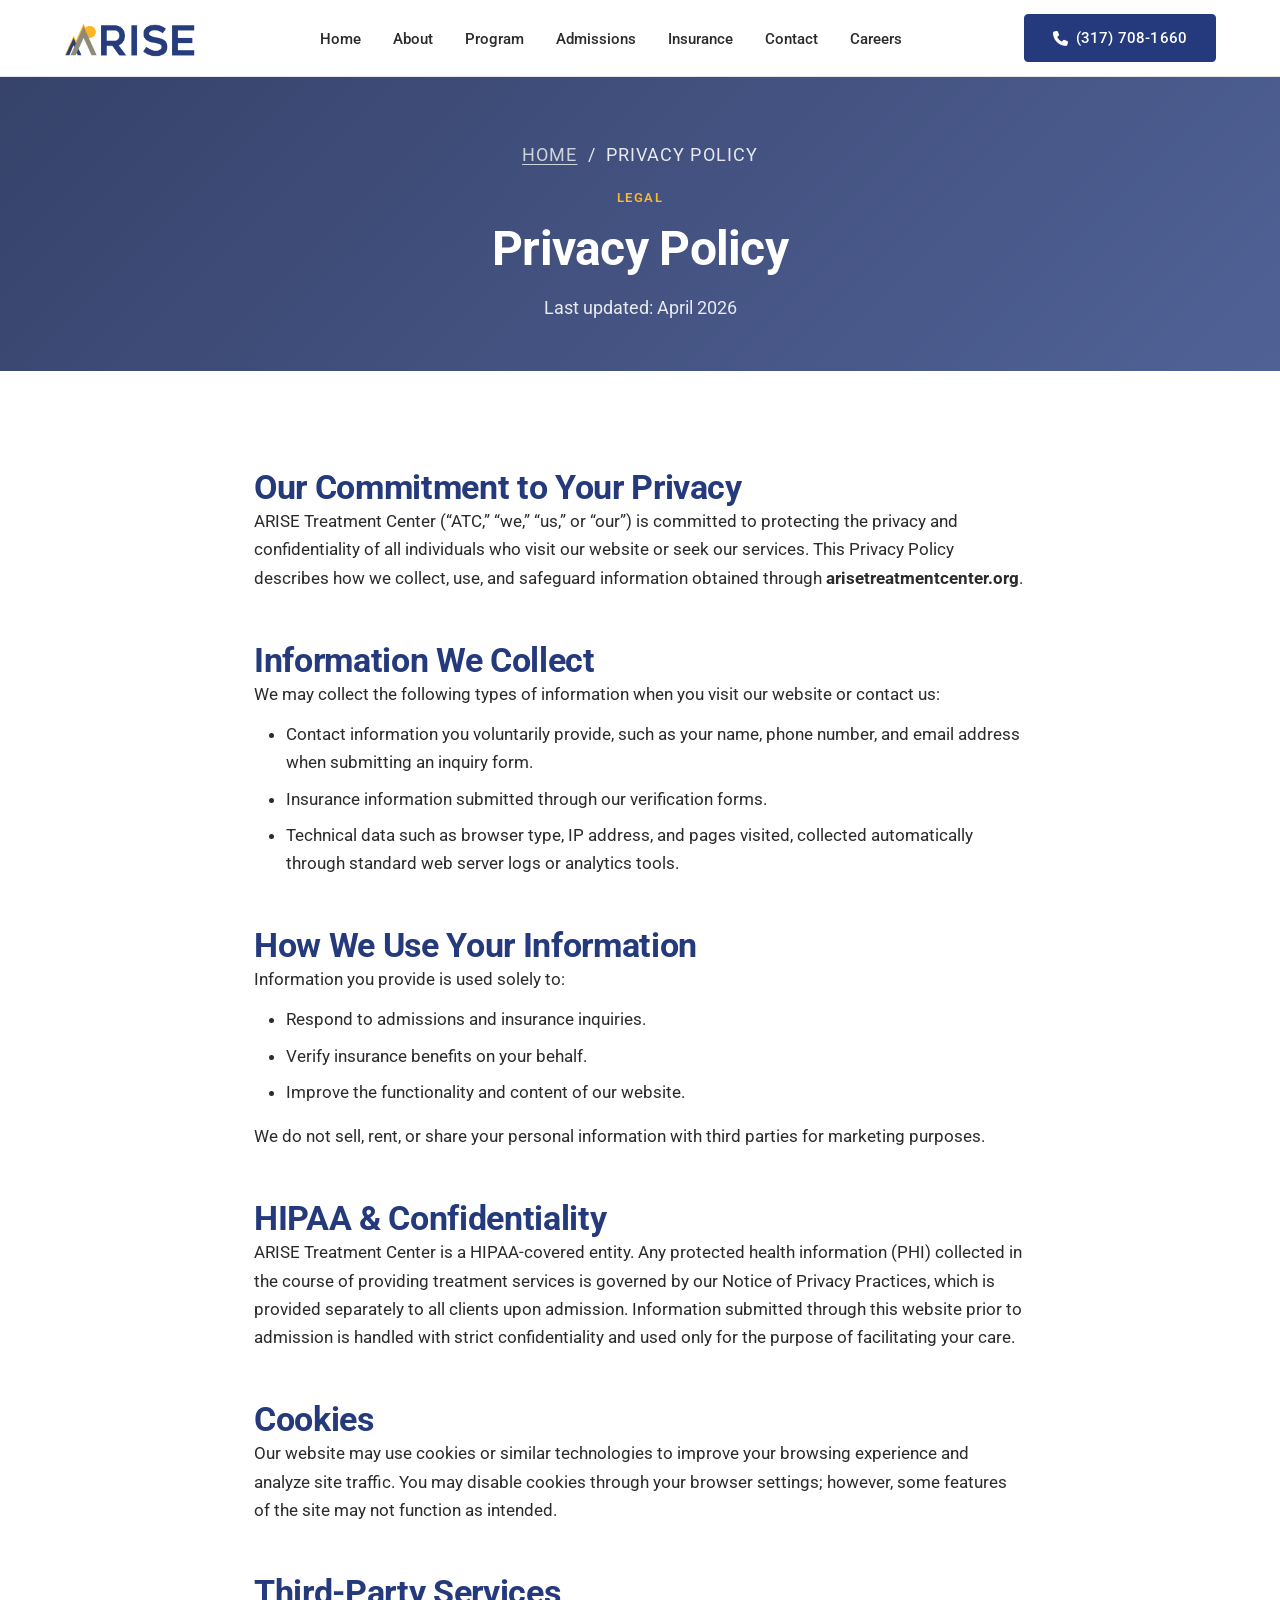
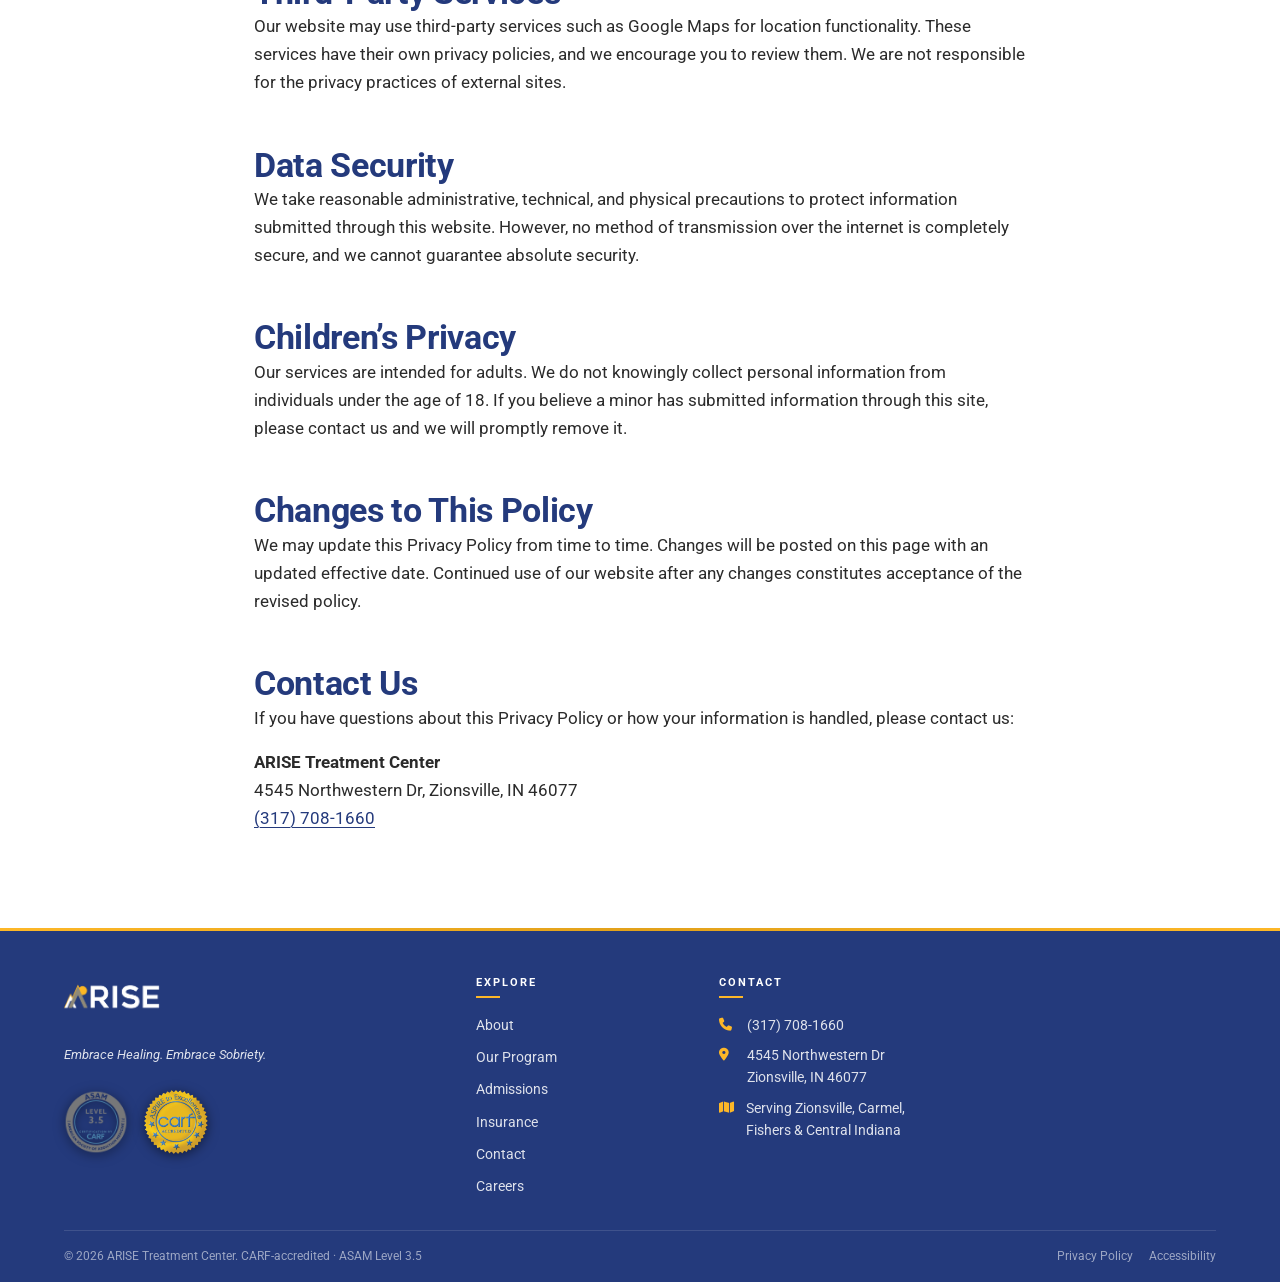
<file: privacy.html>
<!doctype html>
<html lang="en">
<head>
  <meta charset="utf-8">
  <meta name="viewport" content="width=device-width, initial-scale=1">
  <title>Privacy Policy | ARISE Treatment Center</title>
  <meta name="description" content="Privacy Policy for ARISE Treatment Center — how we collect, use, and protect your information.">
  <meta name="theme-color" content="#243a7c">
  <link rel="icon" href="data:,">
  <link rel="preconnect" href="https://fonts.googleapis.com">
  <link rel="preconnect" href="https://fonts.gstatic.com" crossorigin>
  <link rel="stylesheet" href="https://fonts.googleapis.com/css2?family=Roboto:wght@400;500;700;900&display=swap">
  <link rel="stylesheet" href="https://cdnjs.cloudflare.com/ajax/libs/font-awesome/6.5.1/css/all.min.css" crossorigin="anonymous" referrerpolicy="no-referrer">
  <link rel="stylesheet" href="assets/css/styles.css">
</head>
<body>
  <a class="skip-link" href="#main">Skip to main content</a>

  <header class="site-header" role="banner">
    <div class="container site-header__inner">
      <a class="site-header__logo" href="index.html" aria-label="ARISE Treatment Center home">
        <img src="assets/images/logo/FULL_WORD.png" alt="ARISE Treatment Center">
      </a>
      <nav class="site-nav" aria-label="Primary">
        <ul>
          <li><a href="index.html">Home</a></li>
          <li><a href="about.html">About</a></li>
          <li><a href="program.html">Program</a></li>
          <li><a href="admissions.html">Admissions</a></li>
          <li><a href="insurance.html">Insurance</a></li>
          <li><a href="contact.html">Contact</a></li>
          <li><a href="careers.html">Careers</a></li>
        </ul>
      </nav>
      <a class="btn btn-secondary site-header__cta" href="tel:+13177081660">
        <i class="fa-solid fa-phone" aria-hidden="true"></i>
        (317) 708-1660
      </a>
      <button class="nav-toggle" type="button" aria-expanded="false" aria-controls="mobile-nav" aria-label="Toggle navigation menu">
        <span></span><span></span><span></span>
      </button>
    </div>
    <div class="mobile-nav" id="mobile-nav" aria-hidden="true">
      <ul>
        <li><a href="index.html">Home</a></li>
        <li><a href="about.html">About</a></li>
        <li><a href="program.html">Program</a></li>
        <li><a href="admissions.html">Admissions</a></li>
        <li><a href="insurance.html">Insurance</a></li>
        <li><a href="contact.html">Contact</a></li>
        <li><a href="careers.html">Careers</a></li>
      </ul>
      <a class="btn btn-secondary mobile-nav__cta" href="tel:+13177081660">
        <i class="fa-solid fa-phone" aria-hidden="true"></i>
        Call (317) 708-1660
      </a>
    </div>
  </header>

  <main id="main">
    <section class="page-hero" aria-labelledby="privacy-heading">
      <div class="container">
        <div class="page-hero__inner">
          <p class="page-hero__crumbs"><a href="index.html">Home</a> &nbsp;/&nbsp; Privacy Policy</p>
          <span class="eyebrow page-hero__eyebrow">Legal</span>
          <h1 id="privacy-heading">Privacy Policy</h1>
          <p>Last updated: April 2026</p>
        </div>
      </div>
    </section>

    <section class="section section--white">
      <div class="container" style="max-width: 820px;">

        <h2>Our Commitment to Your Privacy</h2>
        <p>ARISE Treatment Center (&ldquo;ATC,&rdquo; &ldquo;we,&rdquo; &ldquo;us,&rdquo; or &ldquo;our&rdquo;) is committed to protecting the privacy and confidentiality of all individuals who visit our website or seek our services. This Privacy Policy describes how we collect, use, and safeguard information obtained through <strong>arisetreatmentcenter.org</strong>.</p>

        <h2 style="margin-top: var(--space-7);">Information We Collect</h2>
        <p>We may collect the following types of information when you visit our website or contact us:</p>
        <ul style="list-style: disc; padding-left: var(--space-6); display: block; margin-top: var(--space-3);">
          <li style="margin-bottom: var(--space-2);">Contact information you voluntarily provide, such as your name, phone number, and email address when submitting an inquiry form.</li>
          <li style="margin-bottom: var(--space-2);">Insurance information submitted through our verification forms.</li>
          <li style="margin-bottom: var(--space-2);">Technical data such as browser type, IP address, and pages visited, collected automatically through standard web server logs or analytics tools.</li>
        </ul>

        <h2 style="margin-top: var(--space-7);">How We Use Your Information</h2>
        <p>Information you provide is used solely to:</p>
        <ul style="list-style: disc; padding-left: var(--space-6); display: block; margin-top: var(--space-3);">
          <li style="margin-bottom: var(--space-2);">Respond to admissions and insurance inquiries.</li>
          <li style="margin-bottom: var(--space-2);">Verify insurance benefits on your behalf.</li>
          <li style="margin-bottom: var(--space-2);">Improve the functionality and content of our website.</li>
        </ul>
        <p style="margin-top: var(--space-4);">We do not sell, rent, or share your personal information with third parties for marketing purposes.</p>

        <h2 style="margin-top: var(--space-7);">HIPAA &amp; Confidentiality</h2>
        <p>ARISE Treatment Center is a HIPAA-covered entity. Any protected health information (PHI) collected in the course of providing treatment services is governed by our Notice of Privacy Practices, which is provided separately to all clients upon admission. Information submitted through this website prior to admission is handled with strict confidentiality and used only for the purpose of facilitating your care.</p>

        <h2 style="margin-top: var(--space-7);">Cookies</h2>
        <p>Our website may use cookies or similar technologies to improve your browsing experience and analyze site traffic. You may disable cookies through your browser settings; however, some features of the site may not function as intended.</p>

        <h2 style="margin-top: var(--space-7);">Third-Party Services</h2>
        <p>Our website may use third-party services such as Google Maps for location functionality. These services have their own privacy policies, and we encourage you to review them. We are not responsible for the privacy practices of external sites.</p>

        <h2 style="margin-top: var(--space-7);">Data Security</h2>
        <p>We take reasonable administrative, technical, and physical precautions to protect information submitted through this website. However, no method of transmission over the internet is completely secure, and we cannot guarantee absolute security.</p>

        <h2 style="margin-top: var(--space-7);">Children&rsquo;s Privacy</h2>
        <p>Our services are intended for adults. We do not knowingly collect personal information from individuals under the age of 18. If you believe a minor has submitted information through this site, please contact us and we will promptly remove it.</p>

        <h2 style="margin-top: var(--space-7);">Changes to This Policy</h2>
        <p>We may update this Privacy Policy from time to time. Changes will be posted on this page with an updated effective date. Continued use of our website after any changes constitutes acceptance of the revised policy.</p>

        <h2 style="margin-top: var(--space-7);">Contact Us</h2>
        <p>If you have questions about this Privacy Policy or how your information is handled, please contact us:</p>
        <p style="margin-top: var(--space-4);">
          <strong>ARISE Treatment Center</strong><br>
          4545 Northwestern Dr, Zionsville, IN 46077<br>
          <a href="tel:+13177081660">(317) 708-1660</a>
        </p>

      </div>
    </section>
  </main>

  <footer class="site-footer" role="contentinfo">
    <div class="container">
      <div class="site-footer__grid">
        <div>
          <a class="site-footer__brand" href="index.html"><img src="assets/images/logo/FULL_WORD_w.png" alt="ARISE Treatment Center"></a>
          <p class="site-footer__tagline">Embrace Healing. Embrace Sobriety.</p>
          <div class="site-footer__seals">
            <img src="assets/images/asam-level-35.png" alt="ASAM Level 3.5 Certification by CARF">
            <img src="assets/images/carf-accredited.png" alt="CARF Accredited">
          </div>
        </div>
        <div>
          <h3>Explore</h3>
          <ul>
            <li><a href="about.html">About</a></li>
            <li><a href="program.html">Our Program</a></li>
            <li><a href="admissions.html">Admissions</a></li>
            <li><a href="insurance.html">Insurance</a></li>
            <li><a href="contact.html">Contact</a></li>
            <li><a href="careers.html">Careers</a></li>
          </ul>
        </div>
        <div>
          <h3>Contact</h3>
          <div class="site-footer__contact">
            <div class="site-footer__contact-line">
              <i class="fa-solid fa-phone" aria-hidden="true"></i>
              <a href="tel:+13177081660">(317) 708-1660</a>
            </div>
            <div class="site-footer__contact-line">
              <i class="fa-solid fa-location-dot" aria-hidden="true"></i>
              <span>4545 Northwestern Dr<br>Zionsville, IN 46077</span>
            </div>
            <div class="site-footer__contact-line">
              <i class="fa-solid fa-map" aria-hidden="true"></i>
              <span>Serving Zionsville, Carmel, Fishers &amp; Central Indiana</span>
            </div>
          </div>
        </div>
      </div>
      <div class="site-footer__bottom">
        <span>&copy; 2026 ARISE Treatment Center. CARF-accredited &middot; ASAM Level 3.5</span>
        <div class="site-footer__bottom-links">
          <a href="privacy.html">Privacy Policy</a>
          <a href="accessibility.html">Accessibility</a>
        </div>
      </div>
    </div>
  </footer>

  <a class="sticky-call" href="tel:+13177081660" aria-label="Call ARISE Treatment Center at (317) 708-1660">
    <i class="fa-solid fa-phone" aria-hidden="true"></i>
    <span>Call Now</span>
  </a>

  <script src="assets/js/main.js" defer></script>
</body>
</html>
</file>
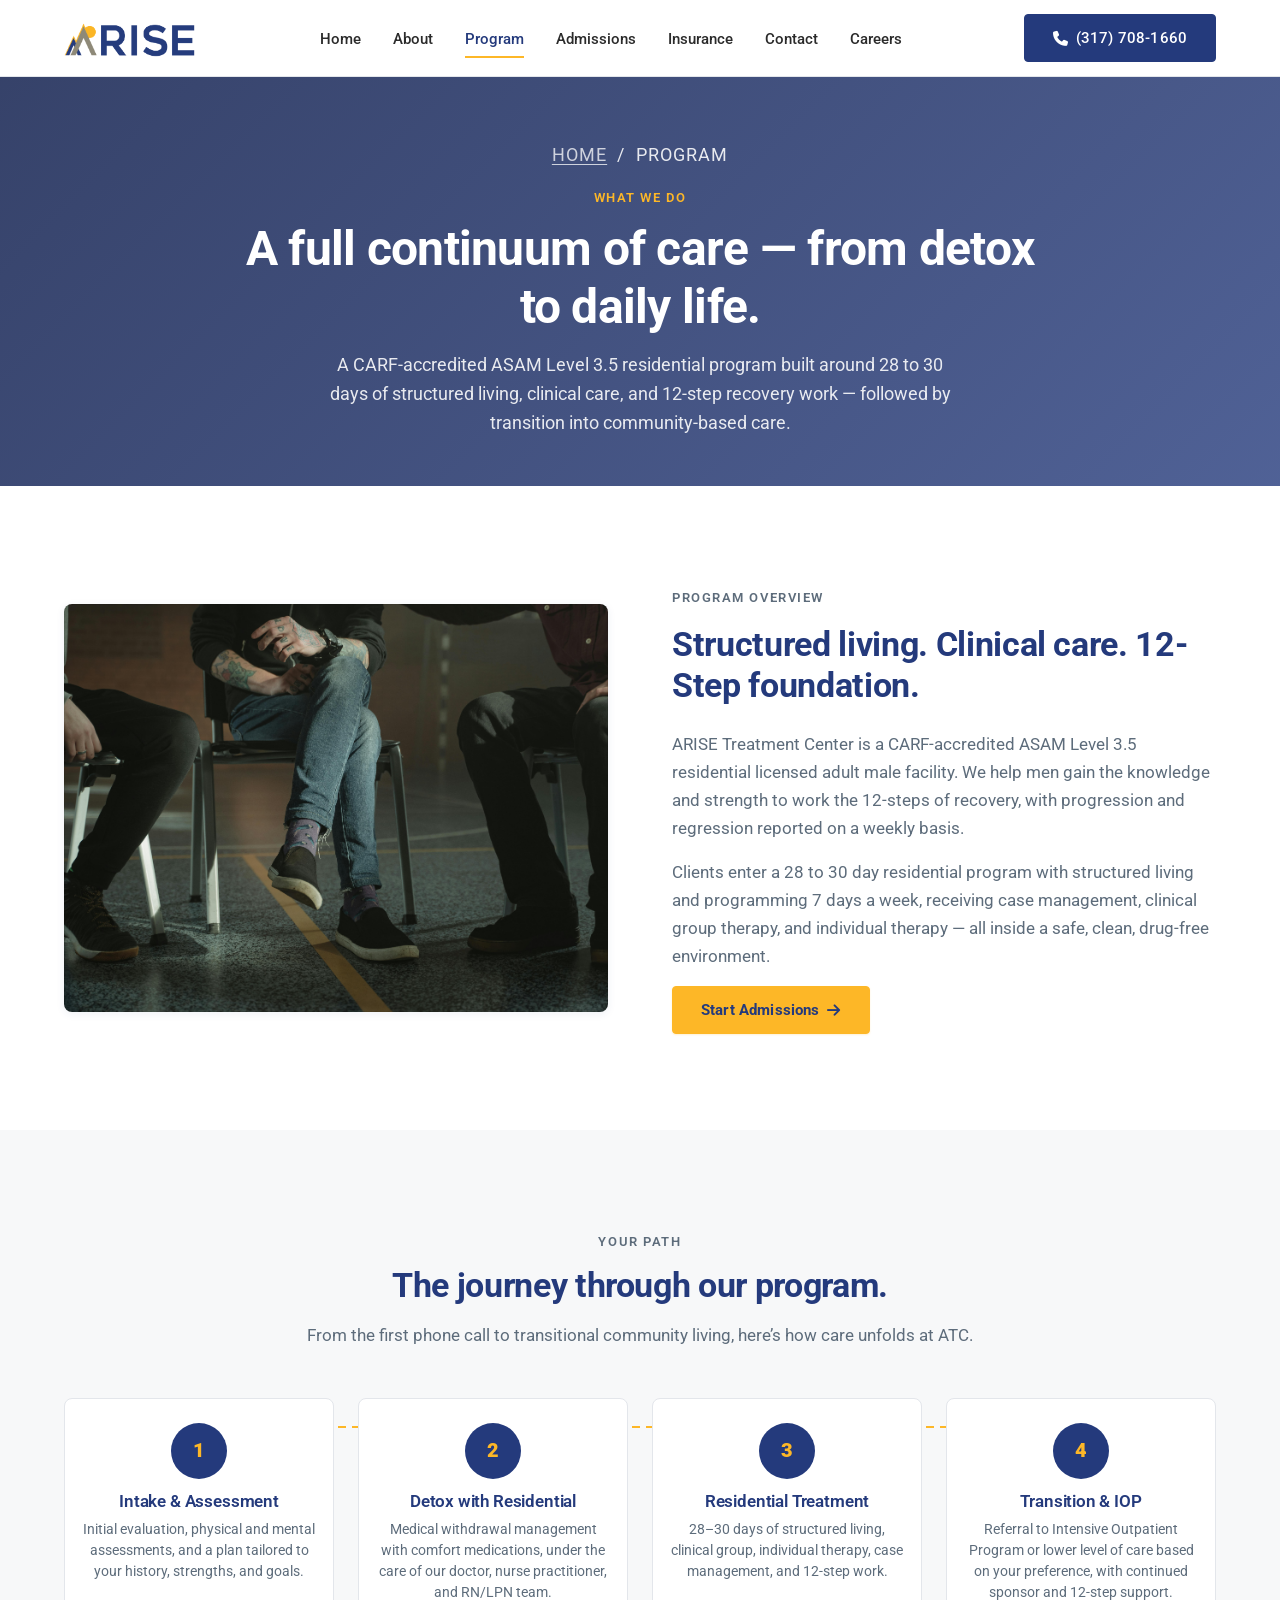
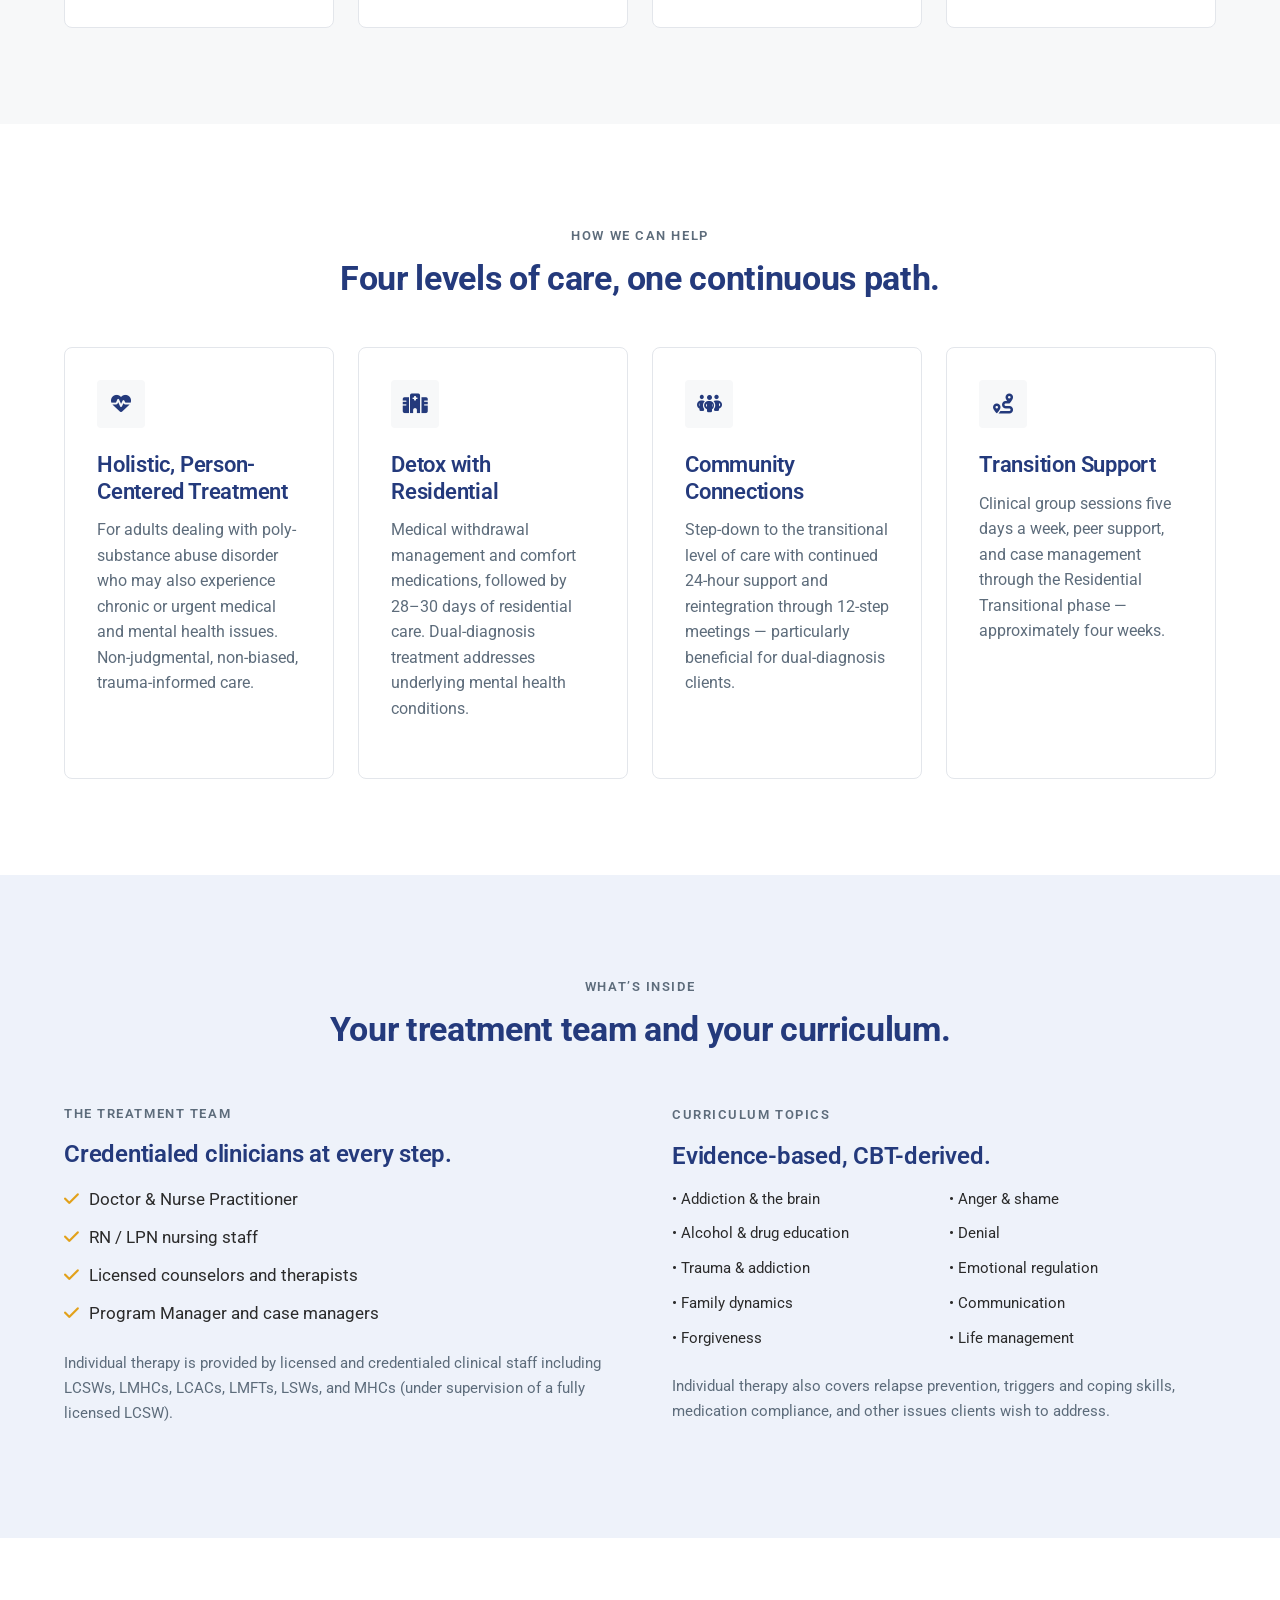
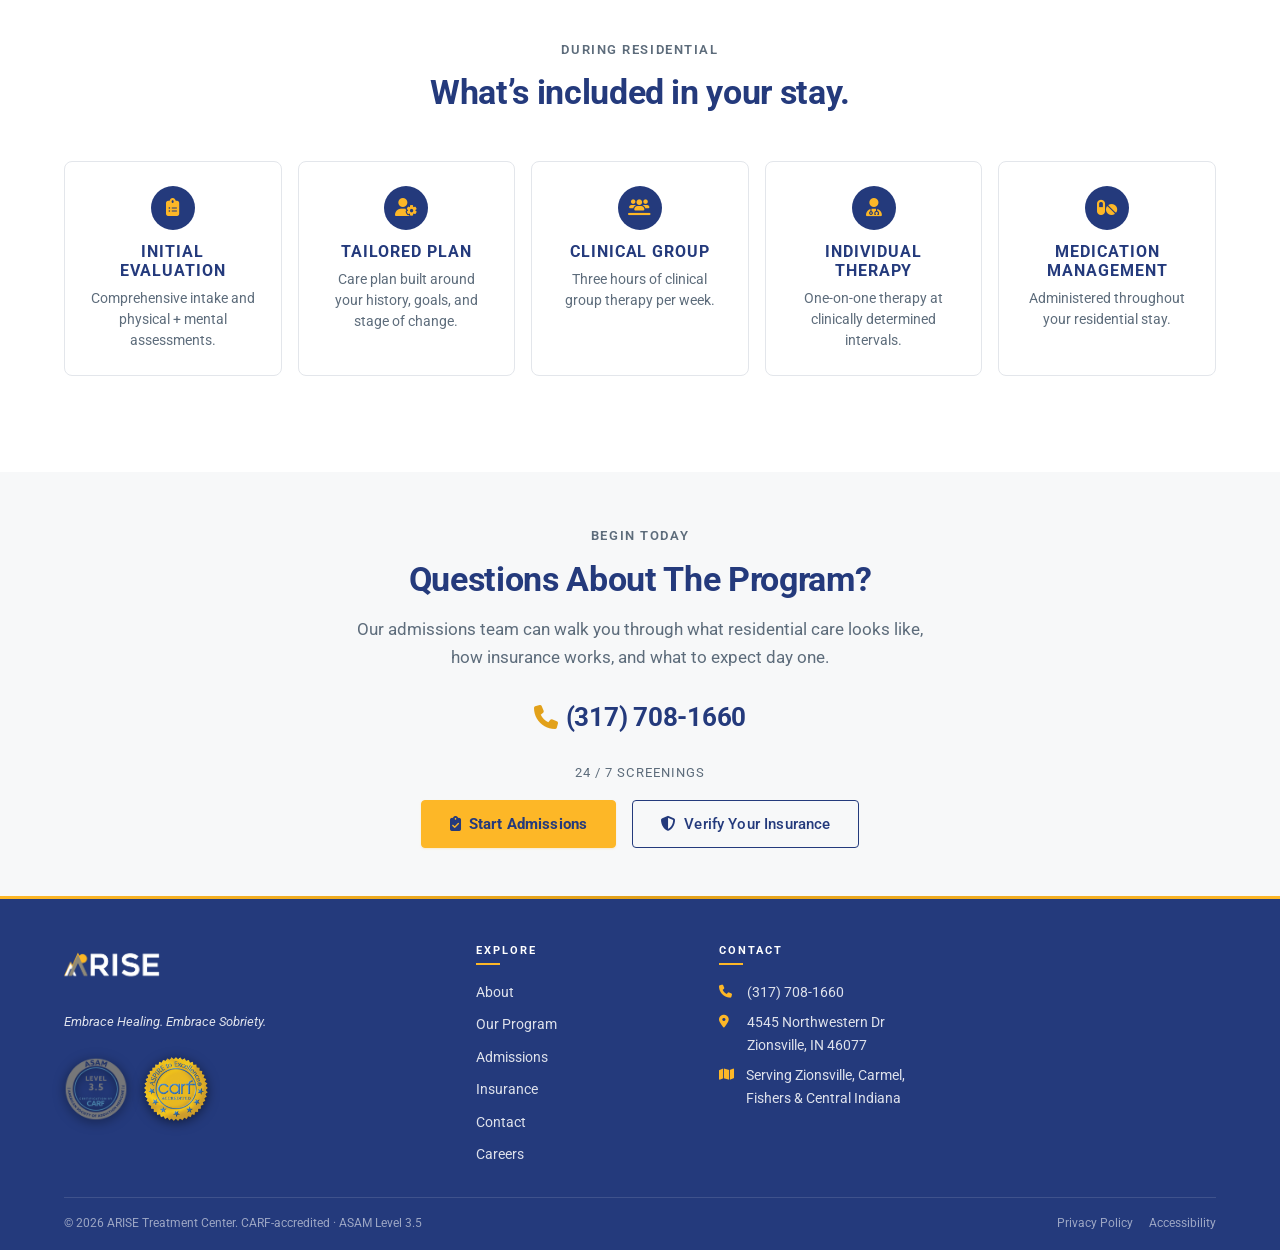
<file: program.html>
<!doctype html>
<html lang="en">
<head>
  <meta charset="utf-8">
  <meta name="viewport" content="width=device-width, initial-scale=1">
  <title>Our Program | ARISE Treatment Center</title>
  <meta name="description" content="ARISE Treatment Center's CARF-accredited ASAM Level 3.5 residential program — 28 to 30 day residential care for adult men, with dual-diagnosis treatment and structured 12-step recovery work.">
  <meta name="theme-color" content="#243a7c">
  <link rel="icon" href="data:,">
  <link rel="preconnect" href="https://fonts.googleapis.com">
  <link rel="preconnect" href="https://fonts.gstatic.com" crossorigin>
  <link rel="stylesheet" href="https://fonts.googleapis.com/css2?family=Roboto:wght@400;500;700;900&display=swap">
  <link rel="stylesheet" href="https://cdnjs.cloudflare.com/ajax/libs/font-awesome/6.5.1/css/all.min.css" crossorigin="anonymous" referrerpolicy="no-referrer">
  <link rel="stylesheet" href="assets/css/styles.css">
</head>
<body>
  <a class="skip-link" href="#main">Skip to main content</a>

  <header class="site-header" role="banner">
    <div class="container site-header__inner">
      <a class="site-header__logo" href="index.html" aria-label="ARISE Treatment Center home">
        <img src="assets/images/logo/FULL_WORD.png" alt="ARISE Treatment Center">
      </a>
      <nav class="site-nav" aria-label="Primary">
        <ul>
          <li><a href="index.html">Home</a></li>
          <li><a href="about.html">About</a></li>
          <li><a href="program.html" aria-current="page">Program</a></li>
          <li><a href="admissions.html">Admissions</a></li>
          <li><a href="insurance.html">Insurance</a></li>
          <li><a href="contact.html">Contact</a></li>
          <li><a href="careers.html">Careers</a></li>
        </ul>
      </nav>
      <a class="btn btn-secondary site-header__cta" href="tel:+13177081660">
        <i class="fa-solid fa-phone" aria-hidden="true"></i>
        (317) 708-1660
      </a>
      <button class="nav-toggle" type="button" aria-expanded="false" aria-controls="mobile-nav" aria-label="Toggle navigation menu">
        <span></span><span></span><span></span>
      </button>
    </div>
    <div class="mobile-nav" id="mobile-nav" aria-hidden="true">
      <ul>
        <li><a href="index.html">Home</a></li>
        <li><a href="about.html">About</a></li>
        <li><a href="program.html" aria-current="page">Program</a></li>
        <li><a href="admissions.html">Admissions</a></li>
        <li><a href="insurance.html">Insurance</a></li>
        <li><a href="contact.html">Contact</a></li>
        <li><a href="careers.html">Careers</a></li>
      </ul>
      <a class="btn btn-secondary mobile-nav__cta" href="tel:+13177081660">
        <i class="fa-solid fa-phone" aria-hidden="true"></i>
        Call (317) 708-1660
      </a>
    </div>
  </header>

  <main id="main">
    <section class="page-hero" aria-labelledby="program-heading">
      <div class="container">
        <div class="page-hero__inner">
          <p class="page-hero__crumbs"><a href="index.html">Home</a> &nbsp;/&nbsp; Program</p>
          <span class="eyebrow page-hero__eyebrow">What We Do</span>
          <h1 id="program-heading">A full continuum of care &mdash; from detox to daily life.</h1>
          <p>A CARF-accredited ASAM Level 3.5 residential program built around 28 to 30 days of structured living, clinical care, and 12-step recovery work &mdash; followed by transition into community-based care.</p>
        </div>
      </div>
    </section>

    <!-- OVERVIEW + IMAGE -->
    <section class="section section--white" aria-labelledby="overview-heading">
      <div class="container">
        <div class="split">
          <div class="split__media">
            <img src="assets/images/photos/pexels-tima-miroshnichenko-5711161.jpg" alt="Men sitting in a group therapy session.">
          </div>
          <div class="split__body">
            <span class="eyebrow">Program Overview</span>
            <h2 id="overview-heading">Structured living. Clinical care. 12-Step foundation.</h2>
            <p>ARISE Treatment Center is a CARF-accredited ASAM Level 3.5 residential licensed adult male facility. We help men gain the knowledge and strength to work the 12-steps of recovery, with progression and regression reported on a weekly basis.</p>
            <p>Clients enter a 28 to 30 day residential program with structured living and programming 7 days a week, receiving case management, clinical group therapy, and individual therapy &mdash; all inside a safe, clean, drug-free environment.</p>
            <a class="btn btn-primary" href="admissions.html">
              Start Admissions
              <i class="fa-solid fa-arrow-right" aria-hidden="true"></i>
            </a>
          </div>
        </div>
      </div>
    </section>

    <!-- 4-STEP TIMELINE -->
    <section class="section section--off-white" aria-labelledby="timeline-heading">
      <div class="container">
        <div class="section-heading">
          <span class="eyebrow">Your Path</span>
          <h2 id="timeline-heading">The journey through our program.</h2>
          <p>From the first phone call to transitional community living, here&rsquo;s how care unfolds at ATC.</p>
        </div>

        <div class="timeline">
          <div class="timeline__step">
            <span class="timeline__number">1</span>
            <h3>Intake &amp; Assessment</h3>
            <p>Initial evaluation, physical and mental assessments, and a plan tailored to your history, strengths, and goals.</p>
          </div>
          <div class="timeline__step">
            <span class="timeline__number">2</span>
            <h3>Detox with Residential</h3>
            <p>Medical withdrawal management with comfort medications, under the care of our doctor, nurse practitioner, and RN/LPN team.</p>
          </div>
          <div class="timeline__step">
            <span class="timeline__number">3</span>
            <h3>Residential Treatment</h3>
            <p>28&ndash;30 days of structured living, clinical group, individual therapy, case management, and 12-step work.</p>
          </div>
          <div class="timeline__step">
            <span class="timeline__number">4</span>
            <h3>Transition &amp; IOP</h3>
            <p>Referral to Intensive Outpatient Program or lower level of care based on your preference, with continued sponsor and 12-step support.</p>
          </div>
        </div>
      </div>
    </section>

    <!-- FOUR PILLARS (reused from home) -->
    <section class="section section--white" aria-labelledby="pillars-heading">
      <div class="container">
        <div class="section-heading">
          <span class="eyebrow">How We Can Help</span>
          <h2 id="pillars-heading">Four levels of care, one continuous path.</h2>
        </div>

        <div class="service-grid">
          <article class="card">
            <span class="card__icon" aria-hidden="true"><i class="fa-solid fa-heart-pulse"></i></span>
            <h3 class="card__title">Holistic, Person-Centered Treatment</h3>
            <p class="card__body">For adults dealing with poly-substance abuse disorder who may also experience chronic or urgent medical and mental health issues. Non-judgmental, non-biased, trauma-informed care.</p>
          </article>
          <article class="card">
            <span class="card__icon" aria-hidden="true"><i class="fa-solid fa-hospital"></i></span>
            <h3 class="card__title">Detox with Residential</h3>
            <p class="card__body">Medical withdrawal management and comfort medications, followed by 28&ndash;30 days of residential care. Dual-diagnosis treatment addresses underlying mental health conditions.</p>
          </article>
          <article class="card">
            <span class="card__icon" aria-hidden="true"><i class="fa-solid fa-people-group"></i></span>
            <h3 class="card__title">Community Connections</h3>
            <p class="card__body">Step-down to the transitional level of care with continued 24-hour support and reintegration through 12-step meetings &mdash; particularly beneficial for dual-diagnosis clients.</p>
          </article>
          <article class="card">
            <span class="card__icon" aria-hidden="true"><i class="fa-solid fa-route"></i></span>
            <h3 class="card__title">Transition Support</h3>
            <p class="card__body">Clinical group sessions five days a week, peer support, and case management through the Residential Transitional phase &mdash; approximately four weeks.</p>
          </article>
        </div>
      </div>
    </section>

    <!-- TREATMENT TEAM + CURRICULUM (2-COL) -->
    <section class="section section--sky" aria-labelledby="team-curriculum-heading">
      <div class="container">
        <div class="section-heading">
          <span class="eyebrow">What&rsquo;s Inside</span>
          <h2 id="team-curriculum-heading">Your treatment team and your curriculum.</h2>
        </div>

        <div class="split">
          <div class="split__body">
            <span class="eyebrow">The Treatment Team</span>
            <h3 style="color: var(--color-navy); font-size: 24px; margin-bottom: var(--space-4);">Credentialed clinicians at every step.</h3>
            <ul style="display: flex; flex-direction: column; gap: 10px;">
              <li><i class="fa-solid fa-check" style="color: var(--color-yellow-dark); margin-right: 10px;"></i>Doctor &amp; Nurse Practitioner</li>
              <li><i class="fa-solid fa-check" style="color: var(--color-yellow-dark); margin-right: 10px;"></i>RN / LPN nursing staff</li>
              <li><i class="fa-solid fa-check" style="color: var(--color-yellow-dark); margin-right: 10px;"></i>Licensed counselors and therapists</li>
              <li><i class="fa-solid fa-check" style="color: var(--color-yellow-dark); margin-right: 10px;"></i>Program Manager and case managers</li>
            </ul>
            <p style="margin-top: var(--space-5); color: var(--color-text-muted); font-size: 15px;">Individual therapy is provided by licensed and credentialed clinical staff including LCSWs, LMHCs, LCACs, LMFTs, LSWs, and MHCs (under supervision of a fully licensed LCSW).</p>
          </div>

          <div class="split__body">
            <span class="eyebrow">Curriculum Topics</span>
            <h3 style="color: var(--color-navy); font-size: 24px; margin-bottom: var(--space-4);">Evidence-based, CBT-derived.</h3>
            <div style="display: grid; grid-template-columns: 1fr 1fr; gap: 10px; font-size: 15px; color: var(--color-text);">
              <span>&bull; Addiction &amp; the brain</span>
              <span>&bull; Anger &amp; shame</span>
              <span>&bull; Alcohol &amp; drug education</span>
              <span>&bull; Denial</span>
              <span>&bull; Trauma &amp; addiction</span>
              <span>&bull; Emotional regulation</span>
              <span>&bull; Family dynamics</span>
              <span>&bull; Communication</span>
              <span>&bull; Forgiveness</span>
              <span>&bull; Life management</span>
            </div>
            <p style="margin-top: var(--space-5); color: var(--color-text-muted); font-size: 15px;">Individual therapy also covers relapse prevention, triggers and coping skills, medication compliance, and other issues clients wish to address.</p>
          </div>
        </div>
      </div>
    </section>

    <!-- WHAT'S INCLUDED -->
    <section class="section section--white" aria-labelledby="whats-included-heading">
      <div class="container">
        <div class="section-heading">
          <span class="eyebrow">During Residential</span>
          <h2 id="whats-included-heading">What&rsquo;s included in your stay.</h2>
        </div>

        <div class="value-grid">
          <div class="value-card">
            <span class="value-card__icon" aria-hidden="true"><i class="fa-solid fa-clipboard-list"></i></span>
            <h3 class="value-card__title">Initial Evaluation</h3>
            <p class="value-card__body">Comprehensive intake and physical + mental assessments.</p>
          </div>
          <div class="value-card">
            <span class="value-card__icon" aria-hidden="true"><i class="fa-solid fa-user-gear"></i></span>
            <h3 class="value-card__title">Tailored Plan</h3>
            <p class="value-card__body">Care plan built around your history, goals, and stage of change.</p>
          </div>
          <div class="value-card">
            <span class="value-card__icon" aria-hidden="true"><i class="fa-solid fa-users-line"></i></span>
            <h3 class="value-card__title">Clinical Group</h3>
            <p class="value-card__body">Three hours of clinical group therapy per week.</p>
          </div>
          <div class="value-card">
            <span class="value-card__icon" aria-hidden="true"><i class="fa-solid fa-user-doctor"></i></span>
            <h3 class="value-card__title">Individual Therapy</h3>
            <p class="value-card__body">One-on-one therapy at clinically determined intervals.</p>
          </div>
          <div class="value-card">
            <span class="value-card__icon" aria-hidden="true"><i class="fa-solid fa-pills"></i></span>
            <h3 class="value-card__title">Medication Management</h3>
            <p class="value-card__body">Administered throughout your residential stay.</p>
          </div>
        </div>
      </div>
    </section>

    <section class="cta-band section" aria-labelledby="program-cta-heading">
      <div class="container">
        <span class="eyebrow">Begin Today</span>
        <h2 id="program-cta-heading">Questions About The Program?</h2>
        <p>Our admissions team can walk you through what residential care looks like, how insurance works, and what to expect day one.</p>

        <a class="cta-band__phone" href="tel:+13177081660">
          <i class="fa-solid fa-phone" aria-hidden="true"></i>
          (317) 708-1660
        </a>
        <span class="cta-band__available">24 / 7 Screenings</span>

        <div class="cta-band__actions">
          <a class="btn btn-primary" href="admissions.html">
            <i class="fa-solid fa-clipboard-check" aria-hidden="true"></i>
            Start Admissions
          </a>
          <a class="btn btn-outline" href="https://forms.office.com/r/EzYd8VYrSp" target="_blank" rel="noopener noreferrer">
            <i class="fa-solid fa-shield-halved" aria-hidden="true"></i>
            Verify Your Insurance
          </a>
        </div>
      </div>
    </section>
  </main>

  <footer class="site-footer" role="contentinfo">
    <div class="container">
      <div class="site-footer__grid">
        <div>
          <a class="site-footer__brand" href="index.html"><img src="assets/images/logo/FULL_WORD_w.png" alt="ARISE Treatment Center"></a>
          <p class="site-footer__tagline">Embrace Healing. Embrace Sobriety.</p>
          <div class="site-footer__seals">
            <img src="assets/images/asam-level-35.png" alt="ASAM Level 3.5 Certification by CARF">
            <img src="assets/images/carf-accredited.png" alt="CARF Accredited">
          </div>
        </div>
        <div>
          <h3>Explore</h3>
          <ul>
            <li><a href="about.html">About</a></li>
            <li><a href="program.html">Our Program</a></li>
            <li><a href="admissions.html">Admissions</a></li>
            <li><a href="insurance.html">Insurance</a></li>
            <li><a href="contact.html">Contact</a></li>
            <li><a href="careers.html">Careers</a></li>
          </ul>
        </div>
        <div>
          <h3>Contact</h3>
          <div class="site-footer__contact">
            <div class="site-footer__contact-line">
              <i class="fa-solid fa-phone" aria-hidden="true"></i>
              <a href="tel:+13177081660">(317) 708-1660</a>
            </div>
            <div class="site-footer__contact-line">
              <i class="fa-solid fa-location-dot" aria-hidden="true"></i>
              <span>4545 Northwestern Dr<br>Zionsville, IN 46077</span>
            </div>
            <div class="site-footer__contact-line">
              <i class="fa-solid fa-map" aria-hidden="true"></i>
              <span>Serving Zionsville, Carmel, Fishers &amp; Central Indiana</span>
            </div>
          </div>
        </div>
      </div>
      <div class="site-footer__bottom">
        <span>&copy; 2026 ARISE Treatment Center. CARF-accredited &middot; ASAM Level 3.5</span>
        <div class="site-footer__bottom-links">
          <a href="privacy.html">Privacy Policy</a>
          <a href="accessibility.html">Accessibility</a>
        </div>
      </div>
    </div>
  </footer>

  <a class="sticky-call" href="tel:+13177081660" aria-label="Call ARISE Treatment Center at (317) 708-1660">
    <i class="fa-solid fa-phone" aria-hidden="true"></i>
    <span>Call Now</span>
  </a>

  <script src="assets/js/main.js" defer></script>
</body>
</html>
</file>
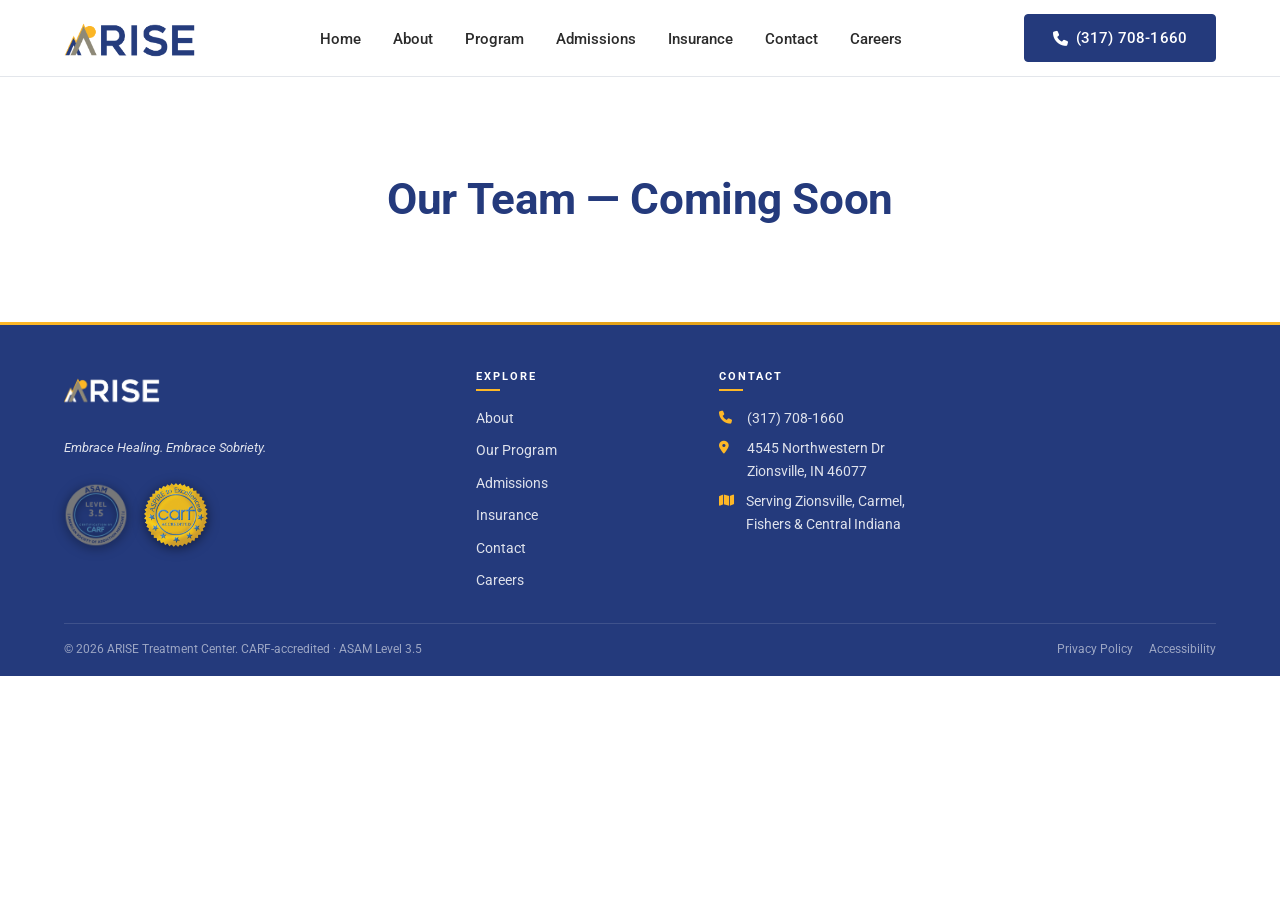
<file: team.html>
<!doctype html>
<html lang="en">
<head>
  <meta charset="utf-8">
  <meta name="viewport" content="width=device-width, initial-scale=1">
  <title>Our Team | ARISE Treatment Center</title>
  <meta name="description" content="Meet the clinical and support team at ARISE Treatment Center.">
  <meta name="theme-color" content="#243a7c">
  <link rel="icon" href="data:,">
  <link rel="preconnect" href="https://fonts.googleapis.com">
  <link rel="preconnect" href="https://fonts.gstatic.com" crossorigin>
  <link rel="stylesheet" href="https://fonts.googleapis.com/css2?family=Roboto:wght@400;500;700;900&display=swap">
  <link rel="stylesheet" href="https://cdnjs.cloudflare.com/ajax/libs/font-awesome/6.5.1/css/all.min.css" crossorigin="anonymous" referrerpolicy="no-referrer">
  <link rel="stylesheet" href="assets/css/styles.css">
</head>
<body>
  <a class="skip-link" href="#main">Skip to main content</a>

  <header class="site-header" role="banner">
    <div class="container site-header__inner">
      <a class="site-header__logo" href="index.html" aria-label="ARISE Treatment Center home">
        <img src="assets/images/logo/FULL_WORD.png" alt="ARISE Treatment Center">
      </a>
      <nav class="site-nav" aria-label="Primary">
        <ul>
          <li><a href="index.html">Home</a></li>
          <li><a href="about.html">About</a></li>
          <li><a href="program.html">Program</a></li>
          <li><a href="admissions.html">Admissions</a></li>
          <li><a href="insurance.html">Insurance</a></li>
          <li><a href="contact.html">Contact</a></li>
          <li><a href="careers.html">Careers</a></li>
        </ul>
      </nav>
      <a class="btn btn-secondary site-header__cta" href="tel:+13177081660">
        <i class="fa-solid fa-phone" aria-hidden="true"></i>
        (317) 708-1660
      </a>
      <button class="nav-toggle" type="button" aria-expanded="false" aria-controls="mobile-nav" aria-label="Toggle navigation menu">
        <span></span><span></span><span></span>
      </button>
    </div>
    <div class="mobile-nav" id="mobile-nav" aria-hidden="true">
      <ul>
        <li><a href="index.html">Home</a></li>
        <li><a href="about.html">About</a></li>
        <li><a href="program.html">Program</a></li>
        <li><a href="admissions.html">Admissions</a></li>
        <li><a href="insurance.html">Insurance</a></li>
        <li><a href="contact.html">Contact</a></li>
        <li><a href="careers.html">Careers</a></li>
      </ul>
      <a class="btn btn-secondary mobile-nav__cta" href="tel:+13177081660">
        <i class="fa-solid fa-phone" aria-hidden="true"></i>
        Call (317) 708-1660
      </a>
    </div>
  </header>

  <main id="main" class="section">
    <div class="container text-center">
      <h1>Our Team &mdash; Coming Soon</h1>
    </div>
  </main>

    <footer class="site-footer" role="contentinfo">
    <div class="container">
      <div class="site-footer__grid">
        <div>
          <a class="site-footer__brand" href="index.html"><img src="assets/images/logo/FULL_WORD_w.png" alt="ARISE Treatment Center"></a>
          <p class="site-footer__tagline">Embrace Healing. Embrace Sobriety.</p>
          <div class="site-footer__seals">
            <img src="assets/images/asam-level-35.png" alt="ASAM Level 3.5 Certification by CARF">
            <img src="assets/images/carf-accredited.png" alt="CARF Accredited">
          </div>
        </div>

        <div>
          <h3>Explore</h3>
          <ul>
            <li><a href="about.html">About</a></li>
            <li><a href="program.html">Our Program</a></li>
            <li><a href="admissions.html">Admissions</a></li>
            <li><a href="insurance.html">Insurance</a></li>
            <li><a href="contact.html">Contact</a></li>
            <li><a href="careers.html">Careers</a></li>
          </ul>
        </div>

        <div>
          <h3>Contact</h3>
          <div class="site-footer__contact">
            <div class="site-footer__contact-line">
              <i class="fa-solid fa-phone" aria-hidden="true"></i>
              <a href="tel:+13177081660">(317) 708-1660</a>
            </div>
            <div class="site-footer__contact-line">
              <i class="fa-solid fa-location-dot" aria-hidden="true"></i>
              <span>4545 Northwestern Dr<br>Zionsville, IN 46077</span>
            </div>
            <div class="site-footer__contact-line">
              <i class="fa-solid fa-map" aria-hidden="true"></i>
              <span>Serving Zionsville, Carmel, Fishers &amp; Central Indiana</span>
            </div>
          </div>
        </div>
      </div>

      <div class="site-footer__bottom">
        <span>&copy; 2026 ARISE Treatment Center. CARF-accredited &middot; ASAM Level 3.5</span>
        <div class="site-footer__bottom-links">
          <a href="privacy.html">Privacy Policy</a>
          <a href="accessibility.html">Accessibility</a>
        </div>
      </div>
    </div>
  </footer>

  <a class="sticky-call" href="tel:+13177081660" aria-label="Call ARISE Treatment Center at (317) 708-1660">
    <i class="fa-solid fa-phone" aria-hidden="true"></i>
    <span>Call Now</span>
  </a>

  <script src="assets/js/main.js" defer></script>
</body>
</html>
</file>
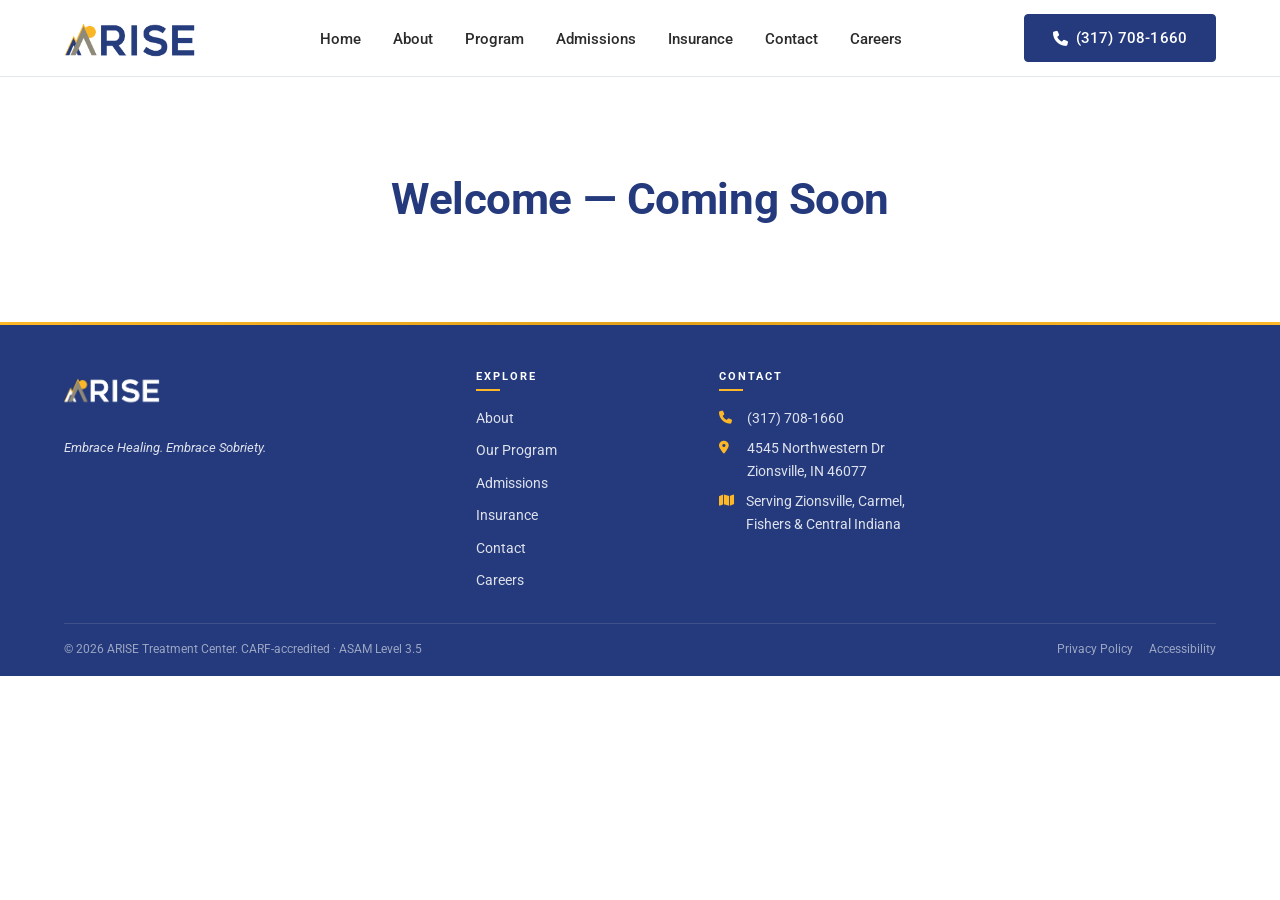
<file: blog/2026-04-17-welcome.html>
<!doctype html>
<html lang="en">
<head>
  <meta charset="utf-8">
  <meta name="viewport" content="width=device-width, initial-scale=1">
  <title>Welcome | ARISE Treatment Center Blog</title>
  <meta name="description" content="Welcome to the ARISE Treatment Center blog.">
  <meta name="theme-color" content="#243a7c">
  <link rel="icon" href="data:,">
  <link rel="preconnect" href="https://fonts.googleapis.com">
  <link rel="preconnect" href="https://fonts.gstatic.com" crossorigin>
  <link rel="stylesheet" href="https://fonts.googleapis.com/css2?family=Roboto:wght@400;500;700;900&display=swap">
  <link rel="stylesheet" href="https://cdnjs.cloudflare.com/ajax/libs/font-awesome/6.5.1/css/all.min.css" crossorigin="anonymous" referrerpolicy="no-referrer">
  <link rel="stylesheet" href="../assets/css/styles.css">
</head>
<body>
  <a class="skip-link" href="#main">Skip to main content</a>

  <header class="site-header" role="banner">
    <div class="container site-header__inner">
      <a class="site-header__logo" href="../index.html" aria-label="ARISE Treatment Center home">
        <img src="../assets/images/logo/FULL_WORD.png" alt="ARISE Treatment Center">
      </a>
      <nav class="site-nav" aria-label="Primary">
        <ul>
          <li><a href="../index.html">Home</a></li>
          <li><a href="../about.html">About</a></li>
          <li><a href="../program.html">Program</a></li>
          <li><a href="../admissions.html">Admissions</a></li>
          <li><a href="../insurance.html">Insurance</a></li>
          <li><a href="../contact.html">Contact</a></li>
          <li><a href="../careers.html">Careers</a></li>
        </ul>
      </nav>
      <a class="btn btn-secondary site-header__cta" href="tel:+13177081660">
        <i class="fa-solid fa-phone" aria-hidden="true"></i>
        (317) 708-1660
      </a>
      <button class="nav-toggle" type="button" aria-expanded="false" aria-controls="mobile-nav" aria-label="Toggle navigation menu">
        <span></span><span></span><span></span>
      </button>
    </div>
    <div class="mobile-nav" id="mobile-nav" aria-hidden="true">
      <ul>
        <li><a href="../index.html">Home</a></li>
        <li><a href="../about.html">About</a></li>
        <li><a href="../program.html">Program</a></li>
        <li><a href="../admissions.html">Admissions</a></li>
        <li><a href="../insurance.html">Insurance</a></li>
        <li><a href="../contact.html">Contact</a></li>
        <li><a href="../careers.html">Careers</a></li>
      </ul>
      <a class="btn btn-secondary mobile-nav__cta" href="tel:+13177081660">
        <i class="fa-solid fa-phone" aria-hidden="true"></i>
        Call (317) 708-1660
      </a>
    </div>
  </header>

  <main id="main" class="section">
    <div class="container text-center">
      <h1>Welcome &mdash; Coming Soon</h1>
    </div>
  </main>

    <footer class="site-footer" role="contentinfo">
    <div class="container">
      <div class="site-footer__grid">
        <div>
          <a class="site-footer__brand" href="../index.html"><img src="../assets/images/logo/FULL_WORD_w.png" alt="ARISE Treatment Center"></a>
          <p class="site-footer__tagline">Embrace Healing. Embrace Sobriety.</p>
        </div>

        <div>
          <h3>Explore</h3>
          <ul>
            <li><a href="../about.html">About</a></li>
            <li><a href="../program.html">Our Program</a></li>
            <li><a href="../admissions.html">Admissions</a></li>
            <li><a href="../insurance.html">Insurance</a></li>
            <li><a href="../contact.html">Contact</a></li>
            <li><a href="../careers.html">Careers</a></li>
          </ul>
        </div>

        <div>
          <h3>Contact</h3>
          <div class="site-footer__contact">
            <div class="site-footer__contact-line">
              <i class="fa-solid fa-phone" aria-hidden="true"></i>
              <a href="tel:+13177081660">(317) 708-1660</a>
            </div>
            <div class="site-footer__contact-line">
              <i class="fa-solid fa-location-dot" aria-hidden="true"></i>
              <span>4545 Northwestern Dr<br>Zionsville, IN 46077</span>
            </div>
            <div class="site-footer__contact-line">
              <i class="fa-solid fa-map" aria-hidden="true"></i>
              <span>Serving Zionsville, Carmel, Fishers &amp; Central Indiana</span>
            </div>
          </div>
        </div>
      </div>

      <div class="site-footer__bottom">
        <span>&copy; 2026 ARISE Treatment Center. CARF-accredited &middot; ASAM Level 3.5</span>
        <div class="site-footer__bottom-links">
          <a href="../privacy.html">Privacy Policy</a>
          <a href="../accessibility.html">Accessibility</a>
        </div>
      </div>
    </div>
  </footer>

  <a class="sticky-call" href="tel:+13177081660" aria-label="Call ARISE Treatment Center at (317) 708-1660">
    <i class="fa-solid fa-phone" aria-hidden="true"></i>
    <span>Call Now</span>
  </a>

  <script src="../assets/js/main.js" defer></script>
</body>
</html>
</file>
<file: assets/css/styles.css>
/* =========================================================
   ARISE Treatment Center — Design System & Global Styles
   Clean modern. Navy + warm gray foundation, yellow as a small accent.
   ========================================================= */

/* ---------- Scroll animations ---------- */
.fade-up {
  opacity: 0;
  transform: translateY(24px);
  transition: opacity 0.55s ease, transform 0.55s ease;
}
.fade-up.is-visible {
  opacity: 1;
  transform: translateY(0);
}
@media (prefers-reduced-motion: reduce) {
  .fade-up { opacity: 1; transform: none; transition: none; }
}

/* ---------- Reset ---------- */
*,
*::before,
*::after {
  box-sizing: border-box;
}

html {
  -webkit-text-size-adjust: 100%;
  scroll-behavior: smooth;
}

body,
h1, h2, h3, h4, h5, h6,
p, figure, blockquote, dl, dd, ul, ol {
  margin: 0;
}

ul, ol {
  padding: 0;
  list-style: none;
}

img, svg, video {
  max-width: 100%;
  height: auto;
  display: block;
}

a {
  color: inherit;
  text-decoration: none;
}

button {
  font: inherit;
  cursor: pointer;
  border: none;
  background: none;
}

/* ---------- Design tokens ---------- */
:root {
  /* Brand colors */
  --color-navy:        #243a7c;
  --color-navy-dark:   #1a2c5c;
  --color-yellow:      #fdb727;
  --color-yellow-dark: #e2a11a;
  --color-warm-gray:   #8e8978;

  /* Neutrals */
  --color-off-white:   #f7f8f9;
  --color-white:       #ffffff;
  --color-text:        #2b2b2b;
  --color-text-muted:  #5d6c7b;
  --color-border:      #e3e6eb;

  /* Spacing scale */
  --space-1:  4px;
  --space-2:  8px;
  --space-3:  12px;
  --space-4:  16px;
  --space-5:  24px;
  --space-6:  32px;
  --space-7:  48px;
  --space-8:  64px;
  --space-9:  96px;
  --space-10: 128px;

  /* Typography */
  --font-sans: "Roboto", -apple-system, BlinkMacSystemFont, "Segoe UI", sans-serif;

  --fs-display: 52px;
  --fs-h1:      44px;
  --fs-h2:      34px;
  --fs-h3:      22px;
  --fs-body:    17px;
  --fs-small:   14px;

  --lh-tight: 1.2;
  --lh-body:  1.65;

  --fw-regular:  400;
  --fw-medium:   500;
  --fw-semibold: 600;
  --fw-bold:     700;
  --fw-black:    900;

  /* Layout */
  --container-max: 1200px;
  --radius-sm: 4px;
  --radius-md: 8px;
  --radius-lg: 12px;

  /* Elevation — subtle, not marketing-y */
  --shadow-sm: 0 1px 2px rgba(36, 58, 124, 0.06);
  --shadow-md: 0 2px 8px rgba(36, 58, 124, 0.08);
  --shadow-lg: 0 8px 24px rgba(36, 58, 124, 0.10);

  --ease: cubic-bezier(0.2, 0.8, 0.2, 1);
}

@media (max-width: 640px) {
  :root {
    --fs-display: 34px;
    --fs-h1:      30px;
    --fs-h2:      24px;
    --fs-h3:      20px;
    --fs-body:    16px;
  }
}

/* ---------- Base ---------- */
body {
  font-family: var(--font-sans);
  font-size: var(--fs-body);
  line-height: var(--lh-body);
  color: var(--color-text);
  background: var(--color-white);
  -webkit-font-smoothing: antialiased;
  -moz-osx-font-smoothing: grayscale;
}

h1, h2, h3, h4 {
  line-height: var(--lh-tight);
  color: var(--color-navy);
  font-weight: var(--fw-medium);
  letter-spacing: -0.01em;
}

h1 { font-size: var(--fs-h1); font-weight: var(--fw-bold); }
h2 { font-size: var(--fs-h2); font-weight: var(--fw-bold); }
h3 { font-size: var(--fs-h3); font-weight: var(--fw-semibold); }

p { color: var(--color-text); }

a {
  color: var(--color-navy);
  text-decoration: underline;
  text-decoration-thickness: 1px;
  text-underline-offset: 3px;
  transition: color 0.2s var(--ease);
}
a:hover { color: var(--color-yellow-dark); }

:focus-visible {
  outline: 2px solid var(--color-yellow);
  outline-offset: 3px;
  border-radius: 2px;
}

/* Accessibility helpers */
.sr-only {
  position: absolute;
  width: 1px; height: 1px;
  padding: 0; margin: -1px;
  overflow: hidden;
  clip: rect(0, 0, 0, 0);
  white-space: nowrap;
  border: 0;
}

.skip-link {
  position: absolute;
  left: -9999px;
  top: 0;
  background: var(--color-navy);
  color: var(--color-white);
  padding: var(--space-3) var(--space-5);
  z-index: 1000;
}
.skip-link:focus {
  left: var(--space-4);
  top: var(--space-4);
}

/* ---------- Layout utilities ---------- */
.container {
  width: 100%;
  max-width: var(--container-max);
  margin-inline: auto;
  padding-inline: var(--space-5);
}

.section {
  padding-block: var(--space-8);
}

@media (min-width: 1025px) {
  .section { padding-block: var(--space-9); }
}

.section--navy {
  background: var(--color-navy);
  color: var(--color-white);
}
.section--navy h1,
.section--navy h2,
.section--navy h3 { color: var(--color-white); }
.section--navy p { color: rgba(255, 255, 255, 0.9); }

.section--off-white { background: var(--color-off-white); }
.section--white     { background: var(--color-white); }
.section--cream     { background: var(--color-off-white); }
.section--sand      { background: var(--color-off-white); }
.section--sky       { background: #eef2fa; }
.section--mist      { background: #e9ecef; }
.section--gradient-warm {
  background: linear-gradient(135deg, #fdf6e3 0%, #fbeac6 100%);
}
.section--gradient-cool {
  background: linear-gradient(180deg, #eef2fa 0%, #f7f8fb 100%);
}

/* ARISE wordmark emphasis inside body copy */
.brand-arise {
  font-weight: var(--fw-black);
  letter-spacing: 0.04em;
  color: var(--color-yellow-dark);
}
.section--navy .brand-arise,
.testimonial .brand-arise,
.hero .brand-arise { color: var(--color-yellow); }

.text-center { text-align: center; }

.eyebrow {
  display: inline-block;
  font-size: 13px;
  font-weight: var(--fw-semibold);
  text-transform: uppercase;
  letter-spacing: 0.12em;
  color: var(--color-text-muted);
  margin-bottom: var(--space-3);
}
.section--navy .eyebrow { color: rgba(255, 255, 255, 0.75); }
.hero .eyebrow { color: rgba(255, 255, 255, 0.90); }

/* ---------- Buttons ---------- */
.btn {
  position: relative;
  display: inline-flex;
  align-items: center;
  justify-content: center;
  gap: var(--space-2);
  padding: 14px 28px;
  font-family: var(--font-sans);
  font-size: 15px;
  font-weight: var(--fw-medium);
  text-decoration: none;
  letter-spacing: 0.01em;
  border-radius: var(--radius-sm);
  border: 1.5px solid transparent;
  transition: background 0.25s var(--ease), color 0.25s var(--ease), border-color 0.25s var(--ease), transform 0.2s var(--ease), box-shadow 0.25s var(--ease);
  cursor: pointer;
  line-height: 1.2;
  overflow: hidden;
  isolation: isolate;
}
.btn i { transition: transform 0.25s var(--ease); }
.btn:hover { transform: translateY(-2px); }
.btn:hover i { transform: translateX(3px); }
.btn:active { transform: translateY(0); }

/* Yellow: primary action. Navy text on yellow meets AA contrast. */
.btn-primary {
  background: var(--color-yellow);
  color: var(--color-navy);
  border-color: var(--color-yellow);
  font-weight: var(--fw-bold);
  box-shadow: 0 1px 2px rgba(253, 183, 39, 0.2);
}
.btn-primary:hover {
  background: var(--color-yellow-dark);
  border-color: var(--color-yellow-dark);
  color: var(--color-navy);
  box-shadow: 0 6px 16px rgba(253, 183, 39, 0.35);
}

.btn-secondary {
  background: var(--color-navy);
  color: var(--color-white);
  border-color: var(--color-navy);
}
.btn-secondary:hover {
  background: var(--color-navy-dark);
  border-color: var(--color-navy-dark);
  color: var(--color-white);
  box-shadow: 0 6px 16px rgba(36, 58, 124, 0.3);
}

/* Outline: "fill from left" animation on hover */
.btn-outline {
  background: transparent;
  color: var(--color-navy);
  border-color: var(--color-navy);
  position: relative;
}
.btn-outline::before {
  content: "";
  position: absolute;
  inset: 0;
  background: var(--color-navy);
  transform: scaleX(0);
  transform-origin: left center;
  transition: transform 0.35s var(--ease);
  z-index: -1;
}
.btn-outline:hover::before { transform: scaleX(1); }
.btn-outline:hover { color: var(--color-white); }

.section--navy .btn-outline,
.hero .btn-outline,
.cta-inline .btn-outline {
  color: var(--color-white);
  border-color: rgba(255, 255, 255, 0.6);
}
.section--navy .btn-outline::before,
.hero .btn-outline::before,
.cta-inline .btn-outline::before { background: var(--color-white); }
.section--navy .btn-outline:hover,
.hero .btn-outline:hover,
.cta-inline .btn-outline:hover {
  color: var(--color-navy);
  border-color: var(--color-white);
}

/* Reduced motion: keep color changes, drop movement */
@media (prefers-reduced-motion: reduce) {
  .btn, .btn i, .btn-outline::before { transition: background 0.2s, color 0.2s, border-color 0.2s; transform: none !important; }
  .btn:hover { transform: none; }
  .btn-outline::before { display: none; }
  .btn-outline:hover { background: var(--color-navy); color: var(--color-white); }
}

/* ---------- Card ---------- */
.card {
  background: var(--color-white);
  border: 1px solid var(--color-border);
  border-radius: var(--radius-md);
  padding: var(--space-6);
  transition: border-color 0.2s var(--ease), box-shadow 0.2s var(--ease);
  height: 100%;
  display: flex;
  flex-direction: column;
}
.card:hover {
  border-color: var(--color-navy);
  box-shadow: var(--shadow-md);
}
.card__icon {
  width: 48px;
  height: 48px;
  display: inline-flex;
  align-items: center;
  justify-content: center;
  color: var(--color-navy);
  background: var(--color-off-white);
  border-radius: var(--radius-sm);
  font-size: 20px;
  margin-bottom: var(--space-5);
}
.card__title {
  margin-bottom: var(--space-3);
  color: var(--color-navy);
}
.card__body {
  color: var(--color-text-muted);
  flex: 1;
  margin-bottom: var(--space-5);
  font-size: 16px;
  line-height: 1.6;
}
.card__link {
  font-weight: var(--fw-medium);
  color: var(--color-navy);
  text-decoration: none;
  font-size: 14px;
  display: inline-flex;
  align-items: center;
  gap: 6px;
  border-bottom: 1.5px solid var(--color-yellow);
  padding-bottom: 2px;
  align-self: flex-start;
  transition: color 0.2s var(--ease), border-color 0.2s var(--ease);
}
.card__link i { transition: transform 0.25s var(--ease); }
.card:hover .card__link { color: var(--color-yellow-dark); }
.card:hover .card__link i { transform: translateX(4px); }
@media (prefers-reduced-motion: reduce) {
  .card__link i, .split__media img { transition: none; transform: none !important; }
}

/* ---------- Header ---------- */
.site-header {
  position: sticky;
  top: 0;
  z-index: 100;
  background: var(--color-white);
  border-bottom: 1px solid var(--color-border);
}
.site-header__inner {
  display: flex;
  align-items: center;
  justify-content: space-between;
  gap: var(--space-5);
  padding-block: var(--space-3);
}
.site-header__logo {
  display: inline-flex;
  align-items: center;
  text-decoration: none;
}
.site-header__logo img {
  height: 44px;
  width: auto;
}

.site-nav {
  display: none;
}
.site-nav ul {
  display: flex;
  gap: var(--space-6);
}
.site-nav a {
  color: var(--color-text);
  text-decoration: none;
  font-weight: var(--fw-medium);
  font-size: 15px;
  padding: var(--space-2) 0;
  position: relative;
  transition: color 0.2s var(--ease);
}
.site-nav a:hover { color: var(--color-navy); }
.site-nav a[aria-current="page"] {
  color: var(--color-navy);
}
.site-nav a[aria-current="page"]::after {
  content: "";
  position: absolute;
  left: 0; right: 0; bottom: -2px;
  height: 2px;
  background: var(--color-yellow);
}

.site-header__cta { display: none; }

.nav-toggle {
  display: inline-flex;
  flex-direction: column;
  justify-content: center;
  gap: 5px;
  width: 44px;
  height: 44px;
  padding: 10px;
  border-radius: var(--radius-sm);
}
.nav-toggle:hover { background: var(--color-off-white); }
.nav-toggle span {
  display: block;
  width: 100%;
  height: 2px;
  background: var(--color-navy);
  transition: transform 0.2s var(--ease), opacity 0.2s var(--ease);
}
.nav-toggle[aria-expanded="true"] span:nth-child(1) { transform: translateY(7px) rotate(45deg); }
.nav-toggle[aria-expanded="true"] span:nth-child(2) { opacity: 0; }
.nav-toggle[aria-expanded="true"] span:nth-child(3) { transform: translateY(-7px) rotate(-45deg); }

.mobile-nav {
  display: none;
  background: var(--color-white);
  border-top: 1px solid var(--color-border);
  padding: var(--space-5);
}
.mobile-nav[aria-hidden="false"] { display: block; }
.mobile-nav ul {
  display: flex;
  flex-direction: column;
  gap: 0;
}
.mobile-nav a {
  display: block;
  padding: var(--space-4) 0;
  color: var(--color-text);
  font-weight: var(--fw-medium);
  text-decoration: none;
  border-bottom: 1px solid var(--color-border);
}
.mobile-nav a[aria-current="page"] { color: var(--color-navy); }
.mobile-nav__cta { margin-top: var(--space-5); width: 100%; }

@media (min-width: 1025px) {
  .site-nav { display: block; }
  .site-header__cta { display: inline-flex; }
  .nav-toggle { display: none; }
  .mobile-nav { display: none !important; }
  .site-header__logo img { height: 52px; }
}

/* ---------- Hero ---------- */
.hero {
  background-color: var(--color-navy);
  background-image: linear-gradient(rgba(26, 40, 85, 0.55), rgba(26, 40, 85, 0.45)),
                    url("../images/photos/pexels-ilya-perelude-85999447-8936769.jpg");
  background-size: cover;
  background-position: center 60%;
  color: var(--color-white);
  padding-block: var(--space-9);
  position: relative;
  overflow: hidden;
}
.hero__inner {
  position: relative;
  max-width: 820px;
  margin-inline: auto;
  text-align: center;
}
.hero__display {
  font-size: var(--fs-display);
  font-weight: var(--fw-bold);
  line-height: 1.15;
  color: var(--color-white);
  margin-bottom: var(--space-5);
  letter-spacing: -0.015em;
}
.hero__lede {
  font-size: 18px;
  color: rgba(255, 255, 255, 0.85);
  margin-bottom: var(--space-7);
  line-height: 1.6;
  max-width: 640px;
  margin-inline: auto;
}
.hero__actions {
  display: flex;
  flex-wrap: wrap;
  gap: var(--space-4);
  justify-content: center;
}

@media (min-width: 1025px) {
  .hero { padding-block: var(--space-10); }
  .hero__lede { font-size: 19px; }
}

/* ---------- Image + text split ---------- */
.split {
  display: grid;
  grid-template-columns: 1fr;
  gap: var(--space-6);
  align-items: center;
}
@media (min-width: 1025px) {
  .split { grid-template-columns: 1fr 1fr; gap: var(--space-8); }
  .split--reverse .split__media { order: 2; }
}
.split__media {
  position: relative;
  aspect-ratio: 4 / 3;
  border-radius: var(--radius-md);
  overflow: hidden;
  box-shadow: var(--shadow-md);
}
.split__media img {
  width: 100%;
  height: 100%;
  object-fit: cover;
  display: block;
  transition: transform 0.6s var(--ease);
}
.split:hover .split__media img { transform: scale(1.03); }
.split__media::after {
  content: "";
  position: absolute;
  inset: 0;
  border-radius: var(--radius-md);
  box-shadow: inset 0 0 0 1px rgba(0, 0, 0, 0.05);
  pointer-events: none;
}
.split__body h2 { margin-bottom: var(--space-5); }
.split__body p { color: var(--color-text-muted); font-size: 17px; margin-bottom: var(--space-4); }
.split__body .eyebrow { margin-bottom: var(--space-4); }

/* ---------- Trust band (CARF / ASAM / area) ---------- */
.trust-band {
  background: linear-gradient(135deg, #243a7c 0%, #1a2c5c 100%);
  color: var(--color-white);
  padding-block: var(--space-6);
}
.trust-band .trust-item__label { color: rgba(255, 255, 255, 0.75); }
.trust-band .trust-item__value { color: var(--color-white); }
.trust-band .trust-item__icon {
  background: rgba(253, 183, 39, 0.15);
  color: var(--color-yellow);
  border-color: rgba(255, 255, 255, 0.2);
}
.trust-band__inner {
  display: grid;
  grid-template-columns: 1fr;
  gap: var(--space-5);
  text-align: center;
  align-items: center;
}
@media (min-width: 641px) {
  .trust-band__inner { grid-template-columns: repeat(3, 1fr); gap: var(--space-6); }
}
.trust-item {
  display: flex;
  flex-direction: column;
  align-items: center;
  gap: var(--space-2);
}
.trust-item__label {
  font-size: 12px;
  font-weight: var(--fw-semibold);
  text-transform: uppercase;
  letter-spacing: 0.15em;
  color: var(--color-text-muted);
}
.trust-item__value {
  font-size: 19px;
  font-weight: var(--fw-bold);
  color: var(--color-navy);
  letter-spacing: -0.005em;
}
.trust-item__icon {
  width: 44px;
  height: 44px;
  display: inline-flex;
  align-items: center;
  justify-content: center;
  background: var(--color-white);
  color: var(--color-yellow-dark);
  border-radius: 50%;
  font-size: 20px;
  margin-bottom: var(--space-2);
  border: 1px solid var(--color-border);
}

/* ---------- Mission pillars (3-across values row) ---------- */
.mission {
  position: relative;
  overflow: hidden;
}
.mission::before,
.mission::after {
  content: "";
  position: absolute;
  width: 420px;
  height: 420px;
  border-radius: 50%;
  pointer-events: none;
  z-index: 0;
}
.mission::before {
  top: -180px;
  left: -180px;
  background: radial-gradient(circle, rgba(253, 183, 39, 0.18) 0%, transparent 70%);
}
.mission::after {
  bottom: -180px;
  right: -180px;
  background: radial-gradient(circle, rgba(36, 58, 124, 0.10) 0%, transparent 70%);
}
.mission > .container { position: relative; z-index: 1; }

.pillars {
  display: grid;
  grid-template-columns: 1fr;
  gap: var(--space-5);
  margin-top: var(--space-7);
}
@media (min-width: 641px) {
  .pillars { grid-template-columns: repeat(3, 1fr); gap: var(--space-6); }
}
.pillar {
  text-align: center;
  padding: var(--space-6) var(--space-5);
  background: var(--color-white);
  border-radius: var(--radius-md);
  box-shadow: var(--shadow-sm);
  transition: transform 0.25s var(--ease), box-shadow 0.25s var(--ease);
}
.pillar:hover {
  transform: translateY(-3px);
  box-shadow: var(--shadow-md);
}
.pillar__icon {
  width: 52px;
  height: 52px;
  display: inline-flex;
  align-items: center;
  justify-content: center;
  background: var(--color-off-white);
  color: var(--color-navy);
  border-radius: var(--radius-md);
  font-size: 20px;
  margin-bottom: var(--space-4);
}
.pillar__title {
  color: var(--color-navy);
  margin-bottom: var(--space-2);
  font-size: 18px;
  font-weight: var(--fw-bold);
}
.pillar__body {
  color: var(--color-text-muted);
  font-size: 15px;
  line-height: 1.6;
}

/* ---------- Section heading block ---------- */
.section-heading {
  text-align: center;
  max-width: 720px;
  margin: 0 auto var(--space-7);
}
.section-heading p {
  color: var(--color-text-muted);
  margin-top: var(--space-4);
  font-size: 17px;
}
.section--navy .section-heading p { color: rgba(255, 255, 255, 0.85); }

/* ---------- Service grid ---------- */
.service-grid {
  display: grid;
  grid-template-columns: 1fr;
  gap: var(--space-5);
}
@media (min-width: 641px) {
  .service-grid { grid-template-columns: repeat(2, 1fr); }
}
@media (min-width: 1025px) {
  .service-grid { grid-template-columns: repeat(4, 1fr); gap: var(--space-5); }
}

/* ---------- Insurance strip ---------- */
.insurance {
  background: var(--color-off-white);
  border-top: 1px solid var(--color-border);
  border-bottom: 1px solid var(--color-border);
}
.insurance__list {
  display: flex;
  flex-wrap: wrap;
  justify-content: center;
  gap: var(--space-3);
  margin-block: var(--space-6) var(--space-5);
}
.insurance__list li {
  font-weight: var(--fw-semibold);
  font-size: 15px;
  color: var(--color-navy);
  padding: 10px 20px;
  background: var(--color-white);
  border-radius: var(--radius-sm);
  border: 1px solid var(--color-border);
  box-shadow: var(--shadow-sm);
  transition: box-shadow 0.2s var(--ease), transform 0.2s var(--ease);
}
.insurance__list li:hover {
  box-shadow: var(--shadow-md);
  transform: translateY(-1px);
}
.insurance__note {
  text-align: center;
  color: var(--color-text-muted);
  font-size: var(--fs-small);
}

/* ---------- Testimonial ---------- */
.testimonial {
  background-color: var(--color-navy);
  background-image: linear-gradient(rgba(36, 58, 124, 0.88), rgba(36, 58, 124, 0.92)),
                    url("../images/photos/pexels-minan1398-853168.jpg");
  background-size: cover;
  background-position: center;
  color: var(--color-white);
  padding-block: var(--space-9);
}
.testimonial blockquote {
  max-width: 860px;
  margin: 0 auto;
  text-align: center;
  position: relative;
}
.testimonial blockquote::before {
  content: "\201C";
  display: block;
  font-family: Georgia, "Times New Roman", serif;
  font-size: 96px;
  line-height: 1;
  color: var(--color-yellow);
  margin-bottom: var(--space-3);
}
.testimonial q {
  display: block;
  font-size: 19px;
  font-style: italic;
  font-weight: var(--fw-regular);
  line-height: 1.5;
  color: var(--color-white);
  margin-bottom: var(--space-5);
  quotes: none;
}
.testimonial q::before,
.testimonial q::after { content: none; }
.testimonial cite {
  font-style: normal;
  font-weight: var(--fw-semibold);
  letter-spacing: 0.05em;
  font-size: 14px;
  color: rgba(255, 255, 255, 0.8);
  text-transform: uppercase;
}
@media (min-width: 1025px) {
  .testimonial q { font-size: 22px; }
}

/* ---------- Inline CTA strip (mid-page) ---------- */
.cta-inline {
  background: linear-gradient(135deg, var(--color-navy) 0%, var(--color-navy-dark) 100%);
  color: var(--color-white);
  border-radius: var(--radius-md);
  padding: var(--space-6) var(--space-6);
  margin-top: var(--space-7);
  display: flex;
  flex-direction: column;
  gap: var(--space-4);
  align-items: center;
  text-align: center;
  box-shadow: var(--shadow-md);
  position: relative;
  overflow: hidden;
}
.cta-inline::before {
  content: "";
  position: absolute;
  top: -40px; right: -40px;
  width: 180px; height: 180px;
  border-radius: 50%;
  background: radial-gradient(circle, rgba(253, 183, 39, 0.25) 0%, transparent 70%);
  pointer-events: none;
}
.cta-inline h3 {
  color: var(--color-white);
  font-size: 24px;
  font-weight: var(--fw-bold);
  margin: 0;
  letter-spacing: -0.01em;
}
.cta-inline p {
  color: rgba(255, 255, 255, 0.85);
  font-size: 16px;
  margin: 0;
  max-width: 520px;
}
.cta-inline__actions {
  display: flex;
  flex-wrap: wrap;
  gap: var(--space-3);
  justify-content: center;
}
@media (min-width: 1025px) {
  .cta-inline { padding: var(--space-7) var(--space-8); }
  .cta-inline h3 { font-size: 28px; }
}

/* ---------- Page hero (smaller than home hero) ---------- */
.page-hero {
  background: linear-gradient(135deg, rgba(26, 40, 85, 0.88), rgba(36, 58, 124, 0.80));
  color: var(--color-white);
  padding-block: var(--space-8) var(--space-7);
  position: relative;
  overflow: hidden;
}
.page-hero--photo {
  background-image: linear-gradient(135deg, rgba(26, 40, 85, 0.85), rgba(36, 58, 124, 0.75)),
                    var(--page-hero-photo, none);
  background-size: cover;
  background-position: center;
}
.page-hero__inner {
  max-width: 820px;
  margin-inline: auto;
  text-align: center;
  position: relative;
  z-index: 1;
}
.page-hero__eyebrow { color: var(--color-yellow); }
.page-hero h1 {
  color: var(--color-white);
  font-size: clamp(32px, 5vw, 48px);
  font-weight: var(--fw-bold);
  letter-spacing: -0.015em;
  margin-bottom: var(--space-4);
}
.page-hero p {
  color: rgba(255, 255, 255, 0.88);
  font-size: 18px;
  max-width: 640px;
  margin-inline: auto;
  line-height: 1.6;
}

/* Breadcrumb-style mini nav on page hero */
.page-hero__crumbs {
  font-size: 13px;
  color: rgba(255, 255, 255, 0.75);
  margin-bottom: var(--space-3);
  letter-spacing: 0.06em;
  text-transform: uppercase;
}
.page-hero__crumbs a { color: rgba(255, 255, 255, 0.75); }
.page-hero__crumbs a:hover { color: var(--color-yellow); }

/* ---------- Value grid (reused on About, Program) ---------- */
.value-grid {
  display: grid;
  grid-template-columns: 1fr;
  gap: var(--space-5);
}
@media (min-width: 641px) {
  .value-grid { grid-template-columns: repeat(2, 1fr); }
}
@media (min-width: 1025px) {
  .value-grid { grid-template-columns: repeat(5, 1fr); gap: var(--space-4); }
}
.value-card {
  background: var(--color-white);
  border: 1px solid var(--color-border);
  border-radius: var(--radius-md);
  padding: var(--space-5);
  text-align: center;
  transition: transform 0.25s var(--ease), border-color 0.25s var(--ease), box-shadow 0.25s var(--ease);
}
.value-card:hover {
  transform: translateY(-3px);
  border-color: var(--color-yellow);
  box-shadow: var(--shadow-md);
}
.value-card__icon {
  width: 44px;
  height: 44px;
  display: inline-flex;
  align-items: center;
  justify-content: center;
  background: var(--color-navy);
  color: var(--color-yellow);
  border-radius: 50%;
  font-size: 18px;
  margin-bottom: var(--space-3);
}
.value-card__title {
  color: var(--color-navy);
  font-size: 16px;
  font-weight: var(--fw-bold);
  text-transform: uppercase;
  letter-spacing: 0.06em;
  margin-bottom: var(--space-2);
}
.value-card__body { font-size: 14px; color: var(--color-text-muted); line-height: 1.5; }

/* ---------- Commitments list (About) ---------- */
.commits {
  display: grid;
  grid-template-columns: 1fr;
  gap: var(--space-5);
}
@media (min-width: 641px) {
  .commits { grid-template-columns: repeat(2, 1fr); }
}
.commit {
  background: var(--color-white);
  border-left: 4px solid var(--color-yellow);
  border-radius: 0 var(--radius-md) var(--radius-md) 0;
  padding: var(--space-5) var(--space-5) var(--space-5) var(--space-5);
  box-shadow: var(--shadow-sm);
  transition: transform 0.25s var(--ease), box-shadow 0.25s var(--ease);
}
.commit:hover { transform: translateX(3px); box-shadow: var(--shadow-md); }
.commit h3 {
  color: var(--color-navy);
  font-size: 18px;
  font-weight: var(--fw-bold);
  margin-bottom: var(--space-2);
  display: flex;
  align-items: center;
  gap: var(--space-3);
}
.commit h3 i { color: var(--color-yellow-dark); font-size: 18px; }
.commit p { color: var(--color-text-muted); font-size: 15px; line-height: 1.55; margin: 0; }

/* ---------- Timeline (Program) ---------- */
.timeline {
  display: grid;
  grid-template-columns: 1fr;
  gap: var(--space-4);
  position: relative;
}
@media (min-width: 1025px) {
  .timeline {
    grid-template-columns: repeat(4, 1fr);
    gap: var(--space-5);
  }
  .timeline--3 {
    grid-template-columns: repeat(3, 1fr);
    max-width: 900px;
    margin-inline: auto;
  }
  .timeline::before {
    content: "";
    position: absolute;
    top: 28px;
    left: 8%; right: 8%;
    height: 2px;
    background: repeating-linear-gradient(90deg, var(--color-yellow) 0 8px, transparent 8px 14px);
    z-index: 0;
  }
}
.timeline__step {
  position: relative;
  text-align: center;
  padding: var(--space-5) var(--space-4);
  background: var(--color-white);
  border: 1px solid var(--color-border);
  border-radius: var(--radius-md);
  z-index: 1;
  transition: transform 0.25s var(--ease), border-color 0.25s var(--ease), box-shadow 0.25s var(--ease);
}
.timeline__step:hover {
  transform: translateY(-3px);
  border-color: var(--color-yellow);
  box-shadow: var(--shadow-md);
}
.timeline__number {
  width: 56px; height: 56px;
  display: inline-flex;
  align-items: center;
  justify-content: center;
  background: var(--color-navy);
  color: var(--color-yellow);
  border-radius: 50%;
  font-size: 20px;
  font-weight: var(--fw-black);
  margin-bottom: var(--space-3);
}
.timeline__step h3 {
  color: var(--color-navy);
  font-size: 17px;
  margin-bottom: var(--space-2);
}
.timeline__step p { color: var(--color-text-muted); font-size: 14px; line-height: 1.5; margin: 0; }

/* ---------- Dos / Donts columns (Admissions) ---------- */
.dos-donts {
  display: grid;
  grid-template-columns: 1fr;
  gap: var(--space-5);
}
@media (min-width: 801px) {
  .dos-donts { grid-template-columns: 1fr 1fr; gap: var(--space-6); }
}
.dos-donts__col {
  background: var(--color-white);
  border: 1px solid var(--color-border);
  border-radius: var(--radius-md);
  padding: var(--space-6);
}
.dos-donts__header {
  display: flex;
  align-items: center;
  gap: var(--space-3);
  padding-bottom: var(--space-4);
  border-bottom: 1px solid var(--color-border);
  margin-bottom: var(--space-4);
}
.dos-donts__header i {
  width: 36px; height: 36px;
  display: inline-flex;
  align-items: center;
  justify-content: center;
  border-radius: 50%;
  font-size: 15px;
}
.dos-donts__col--do .dos-donts__header i { background: #d1e7dd; color: #0f5132; }
.dos-donts__col--dont .dos-donts__header i { background: #f8d7da; color: #842029; }
.dos-donts__header h3 { font-size: 22px; color: var(--color-navy); margin: 0; }
.dos-donts__item { margin-bottom: var(--space-4); }
.dos-donts__item:last-child { margin-bottom: 0; }
.dos-donts__item strong { display: block; color: var(--color-navy); font-size: 15px; margin-bottom: 4px; }
.dos-donts__item p { color: var(--color-text-muted); font-size: 14px; line-height: 1.5; margin: 0; }

/* ---------- House rules grid ---------- */
.rules-grid {
  display: grid;
  grid-template-columns: 1fr;
  gap: var(--space-4);
}
@media (min-width: 641px) {
  .rules-grid { grid-template-columns: repeat(2, 1fr); }
}
@media (min-width: 1025px) {
  .rules-grid { grid-template-columns: repeat(3, 1fr); }
}
.rule {
  background: rgba(255, 255, 255, 0.08);
  border: 1px solid rgba(255, 255, 255, 0.18);
  border-radius: var(--radius-md);
  padding: var(--space-5);
  color: var(--color-white);
}
.rule h3 {
  color: var(--color-yellow);
  font-size: 14px;
  font-weight: var(--fw-bold);
  text-transform: uppercase;
  letter-spacing: 0.08em;
  margin-bottom: var(--space-3);
}
.rule p { color: rgba(255, 255, 255, 0.88); font-size: 15px; line-height: 1.55; margin: 0; }

/* ---------- Checkable prep list (Admissions) ---------- */
.prep-list { display: flex; flex-direction: column; gap: var(--space-5); }
.prep-item {
  display: grid;
  grid-template-columns: 56px 1fr;
  gap: var(--space-4);
  padding: var(--space-5);
  background: var(--color-white);
  border: 1px solid var(--color-border);
  border-radius: var(--radius-md);
  transition: border-color 0.25s var(--ease), box-shadow 0.25s var(--ease);
}
.prep-item:hover { border-color: var(--color-yellow); box-shadow: var(--shadow-sm); }
.prep-item__num {
  width: 44px; height: 44px;
  display: inline-flex;
  align-items: center;
  justify-content: center;
  background: var(--color-yellow);
  color: var(--color-navy);
  border-radius: 50%;
  font-weight: var(--fw-black);
  font-size: 18px;
}
.prep-item h3 { color: var(--color-navy); margin-bottom: var(--space-2); font-size: 18px; }
.prep-item p { color: var(--color-text-muted); font-size: 15px; line-height: 1.6; margin: 0; }

/* ---------- Insurance grid (on Insurance page) ---------- */
.ins-grid {
  display: grid;
  grid-template-columns: repeat(2, 1fr);
  gap: var(--space-3);
}
@media (min-width: 641px) { .ins-grid { grid-template-columns: repeat(3, 1fr); } }
@media (min-width: 1025px) { .ins-grid { grid-template-columns: repeat(4, 1fr); } }
.ins-card {
  display: flex;
  align-items: center;
  justify-content: center;
  padding: var(--space-4);
  background: var(--color-white);
  border: 1px solid var(--color-border);
  border-radius: var(--radius-sm);
  font-weight: var(--fw-medium);
  color: var(--color-navy);
  text-align: center;
  font-size: 14px;
  min-height: 64px;
  transition: border-color 0.2s var(--ease), background 0.2s var(--ease);
}
.ins-card:hover { border-color: var(--color-yellow); background: #fffdf4; }

/* ---------- Sticky mobile call button (floating FAB) ---------- */
.sticky-call {
  position: fixed;
  bottom: 18px;
  right: 18px;
  z-index: 90;
  display: inline-flex;
  align-items: center;
  gap: 10px;
  padding: 14px 20px;
  background: var(--color-yellow);
  color: var(--color-navy);
  font-weight: var(--fw-bold);
  font-size: 15px;
  text-decoration: none;
  border-radius: 999px;
  box-shadow: 0 6px 20px rgba(36, 58, 124, 0.35), 0 2px 6px rgba(0, 0, 0, 0.15);
  transition: transform 0.2s var(--ease), box-shadow 0.2s var(--ease), background 0.2s var(--ease);
}
.sticky-call:hover {
  background: var(--color-yellow-dark);
  transform: translateY(-2px);
  box-shadow: 0 10px 28px rgba(36, 58, 124, 0.45), 0 3px 8px rgba(0, 0, 0, 0.18);
  color: var(--color-navy);
}
.sticky-call i {
  font-size: 16px;
  animation: sticky-pulse 2.2s ease-in-out infinite;
}
@keyframes sticky-pulse {
  0%, 100% { transform: scale(1); }
  50%      { transform: scale(1.15); }
}
@media (min-width: 1025px) {
  .sticky-call { display: none; }
}
@media (prefers-reduced-motion: reduce) {
  .sticky-call i { animation: none; }
}

/* ---------- Final CTA (above footer) ---------- */
.cta-band {
  background: var(--color-off-white);
  color: var(--color-text);
  text-align: center;
  position: relative;
  overflow: hidden;
  padding-block: var(--space-7);
}
.cta-band > .container { position: relative; z-index: 1; }

.cta-band .eyebrow { color: var(--color-text-muted); }
.cta-band h2 {
  color: var(--color-navy);
  margin-bottom: var(--space-4);
}
.cta-band p {
  color: var(--color-text-muted);
  max-width: 600px;
  margin-inline: auto;
  font-size: 17px;
}
.cta-band__phone {
  font-size: 26px;
  font-weight: var(--fw-bold);
  letter-spacing: -0.01em;
  display: inline-flex;
  align-items: center;
  gap: var(--space-2);
  margin-block: var(--space-5);
  color: var(--color-navy);
  text-decoration: none;
  transition: color 0.2s var(--ease), transform 0.2s var(--ease);
}
.cta-band__phone i {
  font-size: 24px;
  color: var(--color-yellow-dark);
}
.cta-band__phone:hover {
  color: var(--color-navy-dark);
  transform: translateY(-1px);
}
.cta-band__phone:hover i { color: var(--color-yellow-dark); }
.cta-band__available {
  display: block;
  font-size: 13px;
  font-weight: var(--fw-regular);
  color: var(--color-text-muted);
  letter-spacing: 0.08em;
  text-transform: uppercase;
  margin-bottom: var(--space-4);
}
.cta-band__actions {
  display: flex;
  flex-wrap: wrap;
  gap: var(--space-4);
  justify-content: center;
}

/* ---------- Contact / map ---------- */
.contact-grid {
  display: grid;
  grid-template-columns: 1fr;
  gap: var(--space-6);
  align-items: start;
}
@media (min-width: 1025px) {
  .contact-grid { grid-template-columns: 1fr 1.4fr; gap: var(--space-7); }
}
.contact-info h3 { margin-bottom: var(--space-2); }
.contact-info p,
.contact-info address {
  font-style: normal;
  color: var(--color-text-muted);
  margin-bottom: var(--space-5);
  line-height: 1.7;
}
.contact-info a { color: var(--color-navy); font-weight: var(--fw-medium); }
.contact-info i { color: var(--color-yellow-dark); width: 18px; text-align: center; margin-right: 6px; }

.map-embed {
  position: relative;
  width: 100%;
  aspect-ratio: 4 / 3;
  border-radius: var(--radius-md);
  overflow: hidden;
  border: 1px solid var(--color-border);
  box-shadow: var(--shadow-sm);
}
.map-embed iframe {
  position: absolute;
  inset: 0;
  width: 100%;
  height: 100%;
  border: 0;
}

/* ---------- Footer ---------- */
.site-footer {
  background: var(--color-navy);
  color: rgba(255, 255, 255, 0.85);
  padding-block: var(--space-7) var(--space-4);
  font-size: 14px;
  line-height: 1.6;
  position: relative;
}
.site-footer::before {
  content: "";
  position: absolute;
  top: 0; left: 0; right: 0;
  height: 3px;
  background: linear-gradient(90deg, var(--color-yellow) 0%, var(--color-yellow-dark) 50%, var(--color-yellow) 100%);
}
.site-footer p,
.site-footer li,
.site-footer span { color: rgba(255, 255, 255, 0.85); }
.site-footer a {
  color: rgba(255, 255, 255, 0.85);
  text-decoration: none;
  transition: color 0.2s var(--ease);
}
.site-footer a:hover { color: var(--color-yellow); }

.site-footer__grid {
  display: grid;
  grid-template-columns: 1fr;
  gap: var(--space-6);
}
@media (min-width: 1025px) {
  .site-footer__grid { grid-template-columns: 1.8fr 1fr 1fr 1.2fr; gap: var(--space-6); }
}

.site-footer__brand {
  display: inline-block;
  margin-bottom: var(--space-3);
}
.site-footer__brand img {
  height: 38px;
  width: auto;
}
.site-footer__seals {
  display: flex;
  align-items: center;
  gap: var(--space-4);
  margin-top: var(--space-5);
}
.site-footer__seals img {
  height: 64px;
  width: auto;
  filter: drop-shadow(0 2px 6px rgba(0, 0, 0, 0.5));
}

.site-footer__tagline {
  font-size: 13px;
  color: rgba(255, 255, 255, 0.65);
  margin-top: var(--space-3);
  font-style: italic;
}

.site-footer h3 {
  color: var(--color-white);
  font-size: 11px;
  font-weight: var(--fw-bold);
  text-transform: uppercase;
  letter-spacing: 0.18em;
  margin-bottom: var(--space-4);
  position: relative;
  padding-bottom: var(--space-2);
}
.site-footer h3::after {
  content: "";
  position: absolute;
  bottom: 0; left: 0;
  width: 24px;
  height: 2px;
  background: var(--color-yellow);
}

.site-footer ul { display: flex; flex-direction: column; gap: 10px; }
.site-footer ul a { font-size: 14px; }

.site-footer__contact { display: flex; flex-direction: column; gap: var(--space-2); }
.site-footer__contact-line {
  display: flex;
  align-items: flex-start;
  gap: var(--space-3);
  font-size: 14px;
}
.site-footer__contact-line i {
  color: var(--color-yellow);
  width: 16px;
  margin-top: 4px;
  font-size: 13px;
}
.site-footer__contact-line a { color: rgba(255, 255, 255, 0.85); }

.site-footer__bottom {
  border-top: 1px solid rgba(255, 255, 255, 0.12);
  margin-top: var(--space-6);
  padding-top: var(--space-4);
  display: flex;
  flex-wrap: wrap;
  justify-content: space-between;
  align-items: center;
  gap: var(--space-3);
  font-size: 12px;
  color: rgba(255, 255, 255, 0.55);
}
.site-footer__bottom span { color: rgba(255, 255, 255, 0.55); }
.site-footer__bottom-links {
  display: flex;
  gap: var(--space-4);
}
.site-footer__bottom-links a {
  font-size: 12px;
  color: rgba(255, 255, 255, 0.55);
}
</file>
